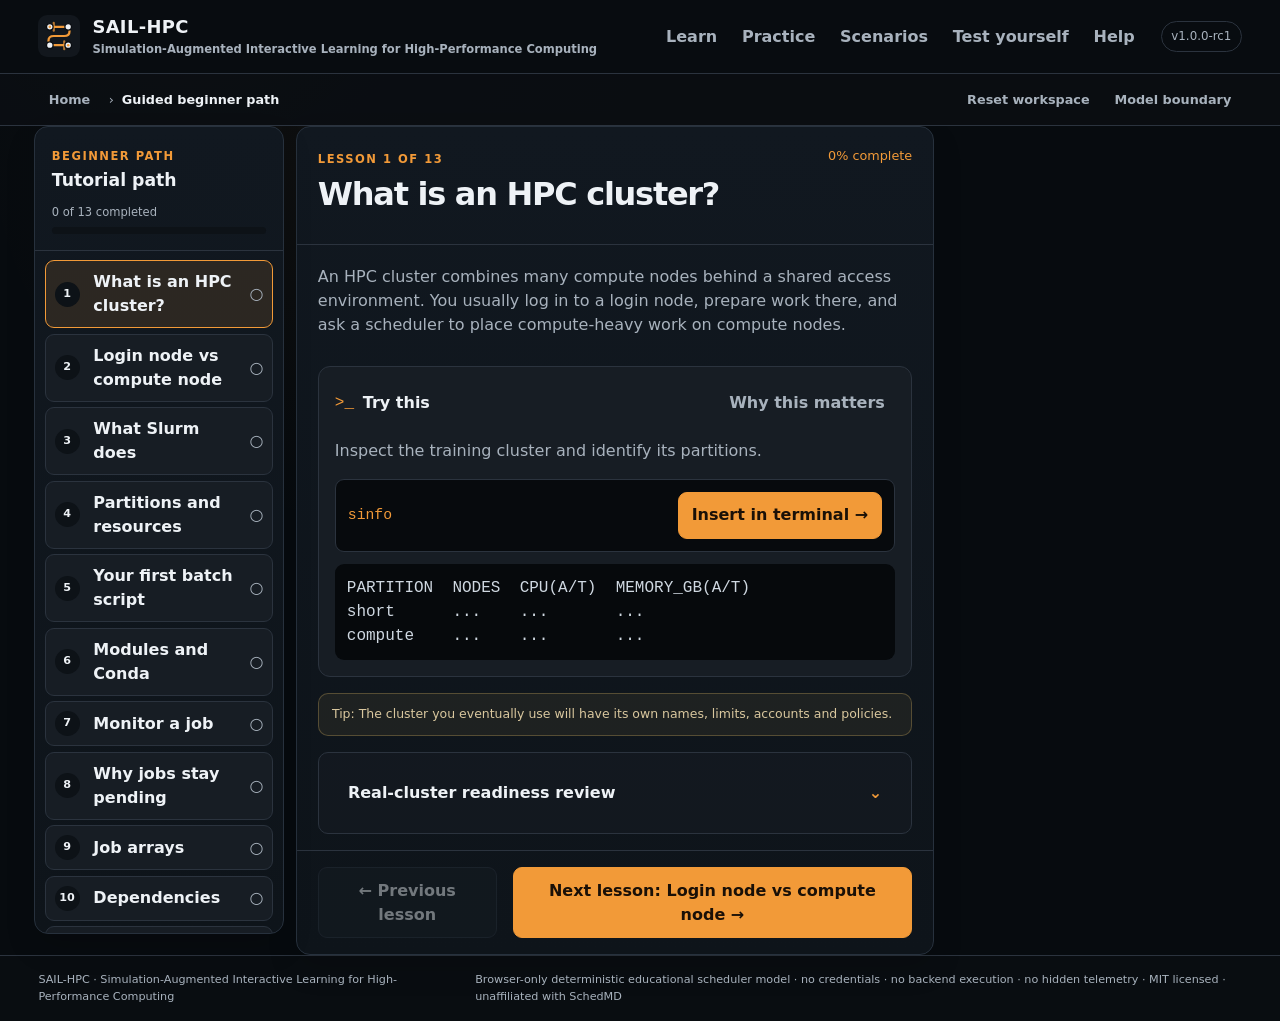
<file: sail-hpc-next/index.html>
<!doctype html>
<html lang="en">
<head>
  <meta charset="utf-8">
  <meta name="viewport" content="width=device-width,initial-scale=1">
  <meta name="theme-color" content="#0b0e12">
  <title>SAIL-HPC Next</title>
  <style>html,body{margin:0;min-height:100%;background:#070b0f;color:#eef2f6;font-family:Arial,Helvetica,sans-serif}main{min-height:100vh;display:grid;place-items:center}.load{max-width:680px;padding:40px;text-align:center}.load strong{font-size:30px}.load p{color:#a8b2bd;line-height:1.6}</style>
</head>
<body>
<main><div class="load"><strong>SAIL-HPC</strong><p>Loading the new integrated Slurm learning workspace…</p></div></main>
<script>
(async()=>{
  const token='depth8-next-20260828';
  try{
    const r=await fetch('/sail-hpc/index.html?cb='+Date.now(),{cache:'no-store'});
    if(!r.ok)throw new Error('source');
    let h=await r.text();
    h=h.replace('<head>','<head><base href="/sail-hpc/"><link rel="stylesheet" href="/sail-hpc/assets/css/workspace-depth8.css?v='+token+'">');
    h=h.replace(/\s*<script type="module" src="src\/ui\/learning-depth\.js[^>]*><\/script>/,'');
    h=h.replace('src/ui/certificate-final.js?v=depth6-20260828','src/ui/certificate-final.js?v=depth7-20260828');
    h=h.replace('</body>','<script type="module" src="/sail-hpc/src/ui/workspace-depth8.js?v='+token+'"><\/script><script>setTimeout(()=>{location.hash=\'#/learn\'},300)<\/script></body>');
    document.open();document.write(h);document.close();
  }catch(e){
    document.body.innerHTML='<main><div class="load"><strong>SAIL-HPC could not load.</strong><p>This deployment did not initialize correctly.</p></div></main>';
  }
})();
</script>
</body>
</html>
</file>
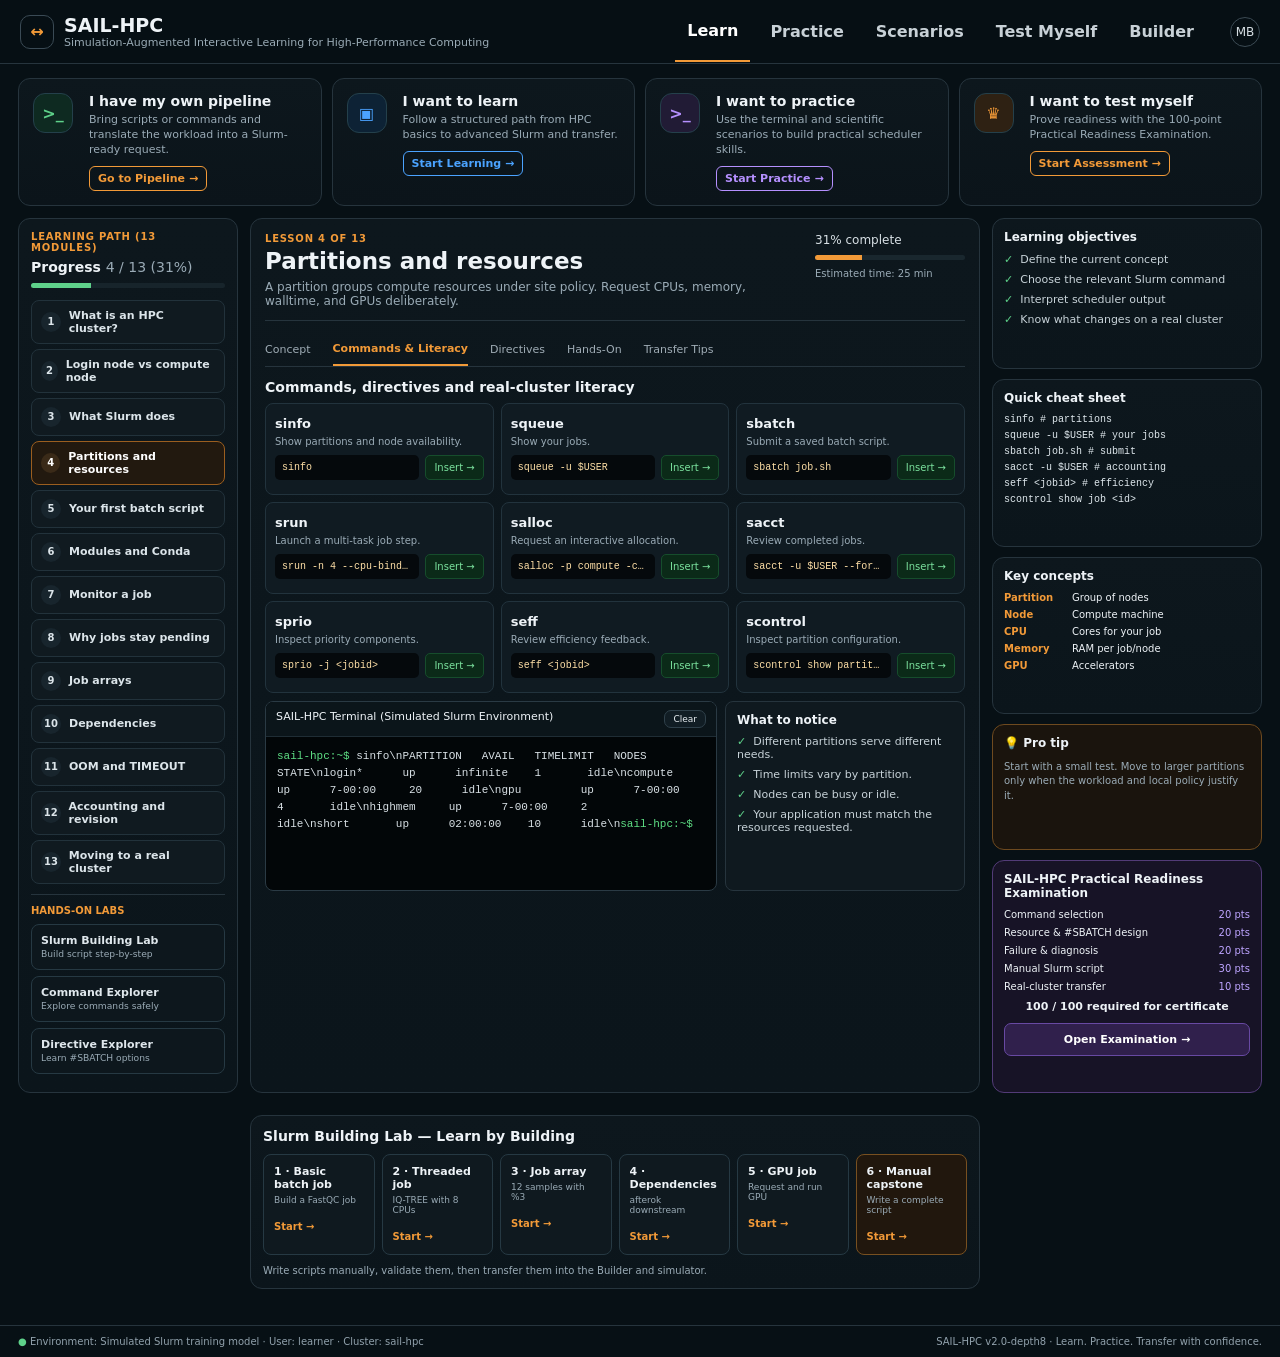
<file: sail-hpc-v2/index.html>
<!doctype html>
<html lang="en">
<head>
<meta charset="utf-8">
<meta name="viewport" content="width=device-width,initial-scale=1">
<meta name="theme-color" content="#071015">
<title>SAIL-HPC v2 · Integrated Slurm Learning</title>
<style>
:root{--bg:#071015;--panel:#0d171d;--panel2:#101c23;--line:#26343d;--text:#eef3f7;--muted:#9aabb6;--orange:#f29a38;--green:#5ed18a;--blue:#4ba3ff;--purple:#9c6dff;--red:#ff7c7c}*{box-sizing:border-box}html,body{margin:0;background:var(--bg);color:var(--text);font-family:Inter,ui-sans-serif,system-ui,-apple-system,Segoe UI,Arial,sans-serif}button,input,textarea,select{font:inherit}button{cursor:pointer}.topbar{height:64px;border-bottom:1px solid var(--line);display:flex;align-items:center;gap:24px;padding:0 20px;position:sticky;top:0;background:#071015f2;backdrop-filter:blur(12px);z-index:20}.brand{display:flex;align-items:center;gap:10px;min-width:360px}.mark{width:34px;height:34px;border:1px solid #3a4a55;border-radius:10px;display:grid;place-items:center;color:var(--orange);font-weight:800}.brand strong{font-size:19px}.brand small{display:block;color:var(--muted);font-size:11px}.nav{margin-left:auto;display:flex;gap:8px;align-items:center}.nav button{border:0;background:transparent;color:#c8d1d7;padding:20px 12px;font-weight:700}.nav button.active{color:white;border-bottom:2px solid var(--orange)}.avatar{width:30px;height:30px;border:1px solid #3b4a54;border-radius:50%;display:grid;place-items:center;color:#d5dde2;font-size:12px}.page{padding:14px 18px 24px}.pathways{max-width:1340px;margin:0 auto 12px;display:grid;grid-template-columns:repeat(4,1fr);gap:10px}.path{border:1px solid var(--line);background:linear-gradient(180deg,#0d171d,#0b141a);border-radius:12px;padding:14px;display:grid;grid-template-columns:44px 1fr;gap:12px;min-height:96px}.path .ico{width:40px;height:40px;border-radius:12px;border:1px solid #24404b;display:grid;place-items:center;font-weight:900}.path.green .ico{color:var(--green);background:#0e2a21}.path.blue .ico{color:var(--blue);background:#0d2235}.path.purple .ico{color:#b590ff;background:#211b35}.path.orange .ico{color:var(--orange);background:#2e2113}.path h3{font-size:14px;margin:0 0 4px}.path p{font-size:11px;color:var(--muted);margin:0 0 8px;line-height:1.35}.mini{border:1px solid currentColor;background:transparent;color:var(--orange);border-radius:6px;padding:5px 8px;font-weight:800;font-size:11px}.workspace{max-width:1500px;margin:0 auto;display:grid;grid-template-columns:220px minmax(0,1fr) 270px;gap:12px}.card{border:1px solid var(--line);background:linear-gradient(180deg,var(--panel),#0b151b);border-radius:12px}.sidebar{padding:12px}.eyebrow{font-size:10px;color:var(--orange);font-weight:900;text-transform:uppercase;letter-spacing:.08em}.progress{margin:8px 0 12px;height:5px;border-radius:999px;background:#17242b;overflow:hidden}.progress>span{display:block;height:100%;width:31%;background:var(--green)}.lesson-list{display:grid;gap:5px}.lesson-btn{width:100%;border:1px solid #22323b;background:#101a20;color:#dce5ea;border-radius:8px;padding:8px 9px;text-align:left;font-size:11px;font-weight:700;display:flex;gap:8px;align-items:center}.lesson-btn span{width:20px;height:20px;border-radius:50%;background:#18252d;display:grid;place-items:center;font-size:10px}.lesson-btn.active{border-color:#9b5e1f;background:#22190f;color:#fff}.lesson-btn.active span{background:#3a2a18}.side-tools{margin-top:10px;border-top:1px solid var(--line);padding-top:10px}.side-tools h4{font-size:10px;color:var(--orange);text-transform:uppercase;margin:0 0 8px}.tool-btn{width:100%;border:1px solid #263943;background:#0d171d;color:#dfe7ec;border-radius:8px;padding:9px;text-align:left;font-size:11px;margin-bottom:6px}.tool-btn strong{display:block}.tool-btn small{color:var(--muted)}.main{padding:14px}.lesson-head{display:flex;justify-content:space-between;gap:12px;border-bottom:1px solid var(--line);padding-bottom:12px}.lesson-head h1{font-size:23px;margin:4px 0 6px}.lesson-head p{font-size:12px;color:var(--muted);max-width:780px;margin:0}.complete{font-size:12px;color:#d8e0e5}.meter{width:150px;height:5px;background:#19272e;border-radius:999px;margin-top:8px;overflow:hidden}.meter span{display:block;width:31%;height:100%;background:var(--orange)}.tabs{display:flex;gap:22px;border-bottom:1px solid var(--line);margin-top:12px}.tabs button{border:0;background:transparent;color:#9facb5;padding:9px 0;font-size:11px}.tabs button.active{color:var(--orange);border-bottom:2px solid var(--orange);font-weight:800}.section-title{font-size:14px;margin:12px 0 8px}.command-grid{display:grid;grid-template-columns:repeat(3,1fr);gap:7px}.command{border:1px solid #22333d;background:#101b22;border-radius:8px;padding:9px;min-height:92px}.command strong{font-size:13px}.command p{font-size:10px;color:var(--muted);margin:4px 0 8px}.cmdrow{display:grid;grid-template-columns:1fr auto;gap:6px}.cmdrow code{background:#05090c;border-radius:5px;color:#ffe0a7;padding:7px;font-size:10px;white-space:nowrap;overflow:hidden;text-overflow:ellipsis}.insert{border:1px solid #164d2c;background:#0b2a18;color:#7be29e;border-radius:5px;font-size:10px;padding:5px 8px}.terminal-row{display:grid;grid-template-columns:minmax(0,1.7fr) minmax(240px,.9fr);gap:8px;margin-top:8px}.terminal{border:1px solid #2a3a44;border-radius:8px;background:#020608;min-height:190px;overflow:hidden}.term-head{padding:8px 10px;background:#0b151a;border-bottom:1px solid #1f2d35;font-size:11px;display:flex;justify-content:space-between}.term-body{padding:11px;font:11px/1.55 ui-monospace,SFMono-Regular,Consolas,monospace;color:#d9e1e6;white-space:pre-wrap}.prompt{color:#5fe085}.notice{border:1px solid var(--line);border-radius:8px;padding:11px;background:#0f191f}.notice h4{margin:0 0 8px;font-size:12px}.check{font-size:11px;color:#c7d2d8;margin:7px 0}.check:before{content:'✓';color:var(--green);margin-right:7px}.right{display:grid;gap:10px}.right .card{padding:11px}.right h3{margin:0 0 9px;font-size:12px}.right p,.right li{font-size:10px;color:var(--muted);line-height:1.45}.right ul{padding-left:17px;margin:0}.cheat code{display:block;font-size:10px;color:#dfe8ed;margin:5px 0}.concepts div{display:flex;gap:6px;font-size:10px;margin:6px 0}.concepts strong{color:var(--orange);min-width:62px}.protip{border-color:#6e4a1f!important;background:#1a140d!important}.exam-card{border-color:#523b77!important;background:#171326!important}.scoreline{display:flex;justify-content:space-between;font-size:10px;margin:7px 0}.scoreline span:last-child{color:#bda4ff}.exam-open{width:100%;margin-top:10px;border:1px solid #6849a3;background:#30204c;color:#fff;padding:9px;border-radius:7px;font-weight:800;font-size:11px}.labs{grid-column:2/3;margin-top:10px;padding:12px}.labcards{display:grid;grid-template-columns:repeat(6,1fr);gap:7px}.labcard{border:1px solid #263943;background:#0f191f;border-radius:8px;padding:10px;min-height:92px}.labcard.cap{border-color:#785020;background:#21170d}.labcard strong{display:block;font-size:11px;margin-bottom:4px}.labcard small{display:block;color:var(--muted);font-size:9px;margin-bottom:10px}.labcard button{border:0;background:transparent;color:var(--orange);font-weight:800;font-size:10px;padding:0}.footer{margin-top:12px;border-top:1px solid var(--line);padding:10px 18px;color:#91a1ac;font-size:10px;display:flex;justify-content:space-between}.dot{color:var(--green)}dialog{border:1px solid #31434e;background:#0c151b;color:white;border-radius:12px;width:min(920px,92vw);padding:0}.dlg-head{padding:14px 16px;border-bottom:1px solid var(--line);display:flex;justify-content:space-between}.dlg-body{padding:14px}.editor{width:100%;min-height:300px;background:#030709;border:1px solid #263842;border-radius:8px;color:#eaf0f3;padding:12px;font:12px/1.5 ui-monospace,monospace}.dlg-actions{display:flex;gap:8px;margin-top:10px}.primary{background:var(--orange);border:0;color:#111;padding:9px 13px;border-radius:7px;font-weight:900}.secondary{background:#111d24;border:1px solid #30414b;color:#e8eef2;padding:9px 13px;border-radius:7px}.rubric{margin-top:10px;display:grid;grid-template-columns:repeat(2,1fr);gap:6px}.rubric span{font-size:10px;border:1px solid #263842;border-radius:6px;padding:7px;color:#cdd7dc}.rubric span.pass{border-color:#1d6b3c;color:#7be29e}.exam-q{border-top:1px solid var(--line);padding:10px 0}.exam-q strong{font-size:11px}.exam-q label{display:block;font-size:10px;color:#c2cdd3;margin:5px 0}.exam-script{width:100%;min-height:180px;background:#030709;border:1px solid #263842;border-radius:8px;color:#eaf0f3;padding:10px;font:11px/1.5 ui-monospace,monospace}.exam-score{font-size:28px;font-weight:900;color:var(--orange)}@media(max-width:1150px){.workspace{grid-template-columns:210px 1fr}.right{grid-column:1/-1;grid-template-columns:repeat(3,1fr)}.labs{grid-column:1/-1}.command-grid{grid-template-columns:repeat(2,1fr)}.pathways{grid-template-columns:repeat(2,1fr)}}@media(max-width:760px){.brand{min-width:0}.brand small{display:none}.nav button:nth-child(n+4){display:none}.pathways{grid-template-columns:1fr}.workspace{grid-template-columns:1fr}.sidebar,.right{grid-column:1}.command-grid,.terminal-row,.labcards{grid-template-columns:1fr}.right{display:grid;grid-template-columns:1fr}.labs{grid-column:1}.complete{display:none}}
</style>
</head>
<body>
<header class="topbar"><div class="brand"><div class="mark">↔</div><div><strong>SAIL-HPC</strong><small>Simulation-Augmented Interactive Learning for High-Performance Computing</small></div></div><nav class="nav"><button class="active">Learn</button><button onclick="scrollToId('terminal')">Practice</button><button onclick="scrollToId('labs')">Scenarios</button><button onclick="openExam()">Test Myself</button><button onclick="openLab(0)">Builder</button></nav><div class="avatar">MB</div></header>
<div class="page">
<section class="pathways">
<article class="path green"><div class="ico">&gt;_</div><div><h3>I have my own pipeline</h3><p>Bring scripts or commands and translate the workload into a Slurm-ready request.</p><button class="mini" onclick="openLab(0)">Go to Pipeline →</button></div></article>
<article class="path blue"><div class="ico">▣</div><div><h3>I want to learn</h3><p>Follow a structured path from HPC basics to advanced Slurm and transfer.</p><button class="mini" style="color:var(--blue)" onclick="selectLesson(0)">Start Learning →</button></div></article>
<article class="path purple"><div class="ico">&gt;_</div><div><h3>I want to practice</h3><p>Use the terminal and scientific scenarios to build practical scheduler skills.</p><button class="mini" style="color:#b590ff" onclick="scrollToId('terminal')">Start Practice →</button></div></article>
<article class="path orange"><div class="ico">♛</div><div><h3>I want to test myself</h3><p>Prove readiness with the 100-point Practical Readiness Examination.</p><button class="mini" onclick="openExam()">Start Assessment →</button></div></article>
</section>
<div class="workspace">
<aside class="card sidebar"><div class="eyebrow">Learning path (13 modules)</div><h3 style="margin:6px 0 2px;font-size:14px">Progress <span id="progressText" style="color:var(--muted);font-weight:500">4 / 13 (31%)</span></h3><div class="progress"><span></span></div><div id="lessonList" class="lesson-list"></div><div class="side-tools"><h4>Hands-on labs</h4><button class="tool-btn" onclick="openLab(0)"><strong>Slurm Building Lab</strong><small>Build script step-by-step</small></button><button class="tool-btn" onclick="scrollToId('terminal')"><strong>Command Explorer</strong><small>Explore commands safely</small></button><button class="tool-btn" onclick="openDirectives()"><strong>Directive Explorer</strong><small>Learn #SBATCH options</small></button></div></aside>
<main class="card main"><div class="lesson-head"><div><div class="eyebrow" id="lessonKicker">Lesson 4 of 13</div><h1 id="lessonTitle">Partitions and resources</h1><p id="lessonSummary"></p></div><div class="complete"><span id="completeText">31% complete</span><div class="meter"><span></span></div><div style="font-size:10px;color:var(--muted);margin-top:8px">Estimated time: 25 min</div></div></div><div class="tabs"><button>Concept</button><button class="active">Commands & Literacy</button><button>Directives</button><button>Hands-On</button><button>Transfer Tips</button></div><h2 class="section-title">Commands, directives and real-cluster literacy</h2><div id="commandGrid" class="command-grid"></div><div class="terminal-row"><section class="terminal" id="terminal"><div class="term-head"><span>SAIL-HPC Terminal (Simulated Slurm Environment)</span><button class="secondary" style="padding:3px 8px;font-size:9px" onclick="clearTerminal()">Clear</button></div><div class="term-body" id="terminalBody"><span class="prompt">sail-hpc:~$</span> sinfo\nPARTITION   AVAIL   TIMELIMIT   NODES   STATE\nlogin*      up      infinite    1       idle\ncompute     up      7-00:00     20      idle\ngpu         up      7-00:00     4       idle\nhighmem     up      7-00:00     2       idle\nshort       up      02:00:00    10      idle\n<span class="prompt">sail-hpc:~$</span> </div></section><aside class="notice"><h4>What to notice</h4><div class="check">Different partitions serve different needs.</div><div class="check">Time limits vary by partition.</div><div class="check">Nodes can be busy or idle.</div><div class="check">Your application must match the resources requested.</div></aside></div></main>
<aside class="right"><section class="card"><h3>Learning objectives</h3><div class="check">Define the current concept</div><div class="check">Choose the relevant Slurm command</div><div class="check">Interpret scheduler output</div><div class="check">Know what changes on a real cluster</div></section><section class="card cheat"><h3>Quick cheat sheet</h3><code>sinfo # partitions</code><code>squeue -u $USER # your jobs</code><code>sbatch job.sh # submit</code><code>sacct -u $USER # accounting</code><code>seff &lt;jobid&gt; # efficiency</code><code>scontrol show job &lt;id&gt;</code></section><section class="card concepts"><h3>Key concepts</h3><div><strong>Partition</strong><span>Group of nodes</span></div><div><strong>Node</strong><span>Compute machine</span></div><div><strong>CPU</strong><span>Cores for your job</span></div><div><strong>Memory</strong><span>RAM per job/node</span></div><div><strong>GPU</strong><span>Accelerators</span></div></section><section class="card protip"><h3>💡 Pro tip</h3><p>Start with a small test. Move to larger partitions only when the workload and local policy justify it.</p></section><section class="card exam-card"><h3>SAIL-HPC Practical Readiness Examination</h3><div class="scoreline"><span>Command selection</span><span>20 pts</span></div><div class="scoreline"><span>Resource & #SBATCH design</span><span>20 pts</span></div><div class="scoreline"><span>Failure & diagnosis</span><span>20 pts</span></div><div class="scoreline"><span>Manual Slurm script</span><span>30 pts</span></div><div class="scoreline"><span>Real-cluster transfer</span><span>10 pts</span></div><div style="font-size:11px;text-align:center;margin-top:8px"><strong>100 / 100 required for certificate</strong></div><button class="exam-open" onclick="openExam()">Open Examination →</button></section></aside>
<section class="card labs" id="labs"><h3 style="font-size:14px;margin:0 0 10px">Slurm Building Lab — Learn by Building</h3><div id="labCards" class="labcards"></div><p style="font-size:10px;color:var(--muted);margin:10px 0 0">Write scripts manually, validate them, then transfer them into the Builder and simulator.</p></section>
</div>
</div>
<footer class="footer"><span><span class="dot">●</span> Environment: Simulated Slurm training model · User: learner · Cluster: sail-hpc</span><span>SAIL-HPC v2.0-depth8 · Learn. Practice. Transfer with confidence.</span></footer>
<dialog id="labDialog"><div class="dlg-head"><div><div class="eyebrow">Hands-on practical</div><strong id="labTitle">Slurm Building Lab</strong></div><button class="secondary" onclick="labDialog.close()">Close</button></div><div class="dlg-body"><p id="labBrief" style="color:var(--muted);font-size:12px"></p><textarea id="labEditor" class="editor" spellcheck="false"></textarea><div class="dlg-actions"><button class="primary" onclick="scoreLab()">Check script</button><button class="secondary" onclick="resetLab()">Reset</button></div><div id="labScore" class="rubric"></div></div></dialog>
<dialog id="examDialog"><div class="dlg-head"><div><div class="eyebrow">Certificate assessment</div><strong>SAIL-HPC Practical Readiness Examination</strong></div><button class="secondary" onclick="examDialog.close()">Close</button></div><div class="dlg-body"><p style="font-size:12px;color:var(--muted)">100 points. Every domain must be correct. Incorrect answers are not revealed; return to Learn, Practice, or the Building Lab and retake.</p><div id="examQuestions"></div><h3 style="font-size:13px">Manual Slurm script capstone — 30 points</h3><p style="font-size:11px;color:var(--muted)">Write an IQ-TREE job for compute, 8 CPUs, 16 GB memory, 2 hours, separate stdout/stderr logs, module loading, and threads tied to $SLURM_CPUS_PER_TASK.</p><textarea id="examScript" class="exam-script" spellcheck="false" placeholder="#!/bin/bash\n# write the complete script here..."></textarea><div class="dlg-actions"><button class="primary" onclick="submitExam()">Submit examination</button><button class="secondary" onclick="resetExam()">Reset</button><div class="exam-score" id="examScore">0/100</div></div><p id="examFeedback" style="font-size:11px;color:var(--muted)">Certificate locked until 100/100.</p></div></dialog>
<script>
const lessons=[
['What is an HPC cluster?','Understand nodes, partitions, login/compute separation, and the shared cluster environment.',[['sinfo','Show partitions and node availability.'],['scontrol show partition','Inspect partition configuration.'],['scontrol show node <node>','Inspect a compute node.'],['hostname','Confirm the current host.'],['pwd && ls','Orient in the filesystem.'],['df -h .','Inspect storage capacity.']]],
['Login node vs compute node','Learn what belongs on the login node and what should be scheduled.',[['squeue -u $USER','Inspect your active jobs.'],['salloc','Request an interactive allocation.'],['srun --pty bash','Open an interactive compute shell.'],['srun <program>','Launch a Slurm job step.'],['top / htop','Inspect processes when permitted.'],['exit','Leave the allocation cleanly.']]],
['What Slurm does','Separate resource allocation, job state, scheduling, and the scientific application itself.',[['sbatch job.sh','Submit a batch script.'],['srun <program>','Launch a job step.'],['salloc','Request interactive resources.'],['squeue','Inspect queued/running jobs.'],['sacct','Inspect completed accounting.'],['scontrol show job <id>','Inspect one job in detail.']]],
['Partitions and resources','A partition groups compute resources under site policy. Request CPUs, memory, walltime, and GPUs deliberately.',[['sinfo','Show partitions and node availability.'],['squeue -u $USER','Show your jobs.'],['sbatch job.sh','Submit a saved batch script.'],['srun -n 4 --cpu-bind=cores myprog','Launch a multi-task job step.'],['salloc -p compute -c 4 --mem=8G','Request an interactive allocation.'],['sacct -u $USER --format=JobID,State,Elapsed','Review completed jobs.'],['sprio -j <jobid>','Inspect priority components.'],['seff <jobid>','Review efficiency feedback.'],['scontrol show partition compute','Inspect partition configuration.']]],
['Your first batch script','Build a complete script with shebang, #SBATCH directives, logs, environment, and command.',[['#!/bin/bash','Choose the interpreter.'],['#SBATCH --job-name=my_job','Set a useful job name.'],['#SBATCH --cpus-per-task=4','Request threaded CPUs.'],['#SBATCH --mem=8G','Request memory.'],['#SBATCH --time=01:00:00','Set walltime.'],['#SBATCH --output=logs/%x-%j.out','Capture stdout.'],['#SBATCH --error=logs/%x-%j.err','Capture stderr.'],['sbatch job.sh','Submit the job.']]],
['Modules and Conda','Make software environments explicit and reproducible.',[['module avail','List available modules.'],['module spider <software>','Search module trees.'],['module load <software>','Load site software.'],['module list','Show loaded modules.'],['module purge','Clear modules.'],['conda activate <env>','Activate Conda.'],['which <program>','Verify executable path.'],['<program> --version','Record version.']]],
['Monitor a job','Use scheduler state, logs, and resource data rather than guessing.',[['squeue -u $USER','See active jobs.'],['scontrol show job <id>','Inspect one job.'],['sstat -j <id>.batch','Inspect live step resources.'],['tail -f logs/job.out','Follow stdout.'],['less logs/job.err','Inspect stderr.'],['sacct -j <id>','Inspect terminal state.']]],
['Why jobs stay pending','Read pending reasons before modifying the request.',[['squeue','Read state and reason.'],['scontrol show job <id>','Inspect details.'],['sprio -j <id>','Inspect priority.'],['sshare','Inspect fair-share where allowed.'],['scontrol hold <id>','Hold a job.'],['scontrol release <id>','Release it.']]],
['Job arrays','Use arrays for many similar independent tasks and control concurrency.',[['#SBATCH --array=1-12%3','Create 12 tasks, max 3 concurrent.'],['$SLURM_ARRAY_TASK_ID','Use task index.'],['%A_%a','Use array IDs in logs.'],['squeue','Observe task states.'],['scancel <id>','Cancel work.'],['sacct -j <arrayid>','Inspect accounting.']]],
['Dependencies','Express workflow order with scheduler dependencies.',[['--dependency=afterok:<id>','Run after success.'],['--dependency=afterany:<id>','Run after termination.'],['--dependency=afternotok:<id>','Run after failure.'],['sbatch --dependency=afterok:$jid next.sh','Submit downstream stage.'],['scontrol show job <id>','Inspect dependency state.'],['squeue','Observe waiting jobs.']]],
['OOM and TIMEOUT','Diagnose evidence before changing resources.',[['sacct','Inspect terminal state.'],['seff <id>','Inspect efficiency.'],['scontrol show job <id>','Inspect request.'],['grep -i -E "oom|killed" logs/*.err','Search memory evidence.'],['tail -n 100 logs/job.err','Read recent errors.'],['sstat -j <id>.batch','Inspect live statistics.']]],
['Accounting and revision','Use post-run evidence to right-size future requests.',[['sacct','Inspect accounting.'],['seff <id>','Review CPU/memory efficiency.'],['sacct -j <id> --format=JobID,State,Elapsed,AllocCPUS,MaxRSS','Select useful columns.'],['sreport','Know site reports may exist.'],['du -sh <path>','Check storage use.'],['quota','Inspect quota where supported.']]],
['Moving to a real cluster','Transfer means verifying site-specific partitions, accounts, modules, paths, and policy.',[['sinfo','Recheck real partition names.'],['sacctmgr show assoc user=$USER','Inspect account/QOS where permitted.'],['module avail','Recheck module names.'],['pwd && df -h .','Verify filesystem context.'],['which <program> && <program> --version','Verify executable/version.'],['sbatch --test-only job.sh','Validate where supported.'],['sbatch job.sh','Submit a small first test.']]]
];
const labs=[
{title:'Basic batch job',sub:'Build a FastQC job',brief:'Create a short-partition FastQC job with 2 CPUs, 4 GB memory, 20 minutes, and explicit logs.',starter:'#\!/bin/bash\n#SBATCH --job-name=fastqc_one\n#SBATCH --partition=short\n#SBATCH --cpus-per-task=2\n#SBATCH --mem=4G\n#SBATCH --time=00:20:00\n#SBATCH --output=logs/%x-%j.out\n#SBATCH --error=logs/%x-%j.err\n\nmodule load FastQC\nmkdir -p logs\nfastqc reads/sample_A_R1.fastq.gz reads/sample_A_R2.fastq.gz',checks:[['--partition=short','short partition'],['--cpus-per-task=2','2 CPUs'],['--mem=4G','4 GB memory'],['--time=00:20:00','20-minute walltime'],['module load FastQC','FastQC environment'],['fastqc ','FastQC command']]},
{title:'Threaded job',sub:'IQ-TREE with 8 CPUs',brief:'Make the application actually use the CPUs requested from Slurm.',starter:'#\!/bin/bash\n#SBATCH --job-name=phylogeny\n#SBATCH --partition=compute\n#SBATCH --cpus-per-task=8\n#SBATCH --mem=16G\n#SBATCH --time=02:00:00\n#SBATCH --output=logs/%x-%j.out\n#SBATCH --error=logs/%x-%j.err\n\nmodule load IQ-TREE\niqtree2 -s alignment.fasta -T "$SLURM_CPUS_PER_TASK"',checks:[['--partition=compute','compute partition'],['--cpus-per-task=8','8 CPUs'],['--mem=16G','16 GB'],['--time=02:00:00','2 hours'],['iqtree','IQ-TREE'],['SLURM_CPUS_PER_TASK','threads tied to allocation']]},
{title:'Job array',sub:'12 samples with %3',brief:'Create 12 tasks with a concurrency cap of three.',starter:'#\!/bin/bash\n#SBATCH --job-name=qc_array\n#SBATCH --partition=short\n#SBATCH --array=1-12%3\n#SBATCH --cpus-per-task=2\n#SBATCH --mem=4G\n#SBATCH --time=00:30:00\n#SBATCH --output=logs/%A_%a.out\n\nmodule load FastQC\nfastqc "reads/sample_${SLURM_ARRAY_TASK_ID}.fastq.gz"',checks:[['--array=1-12%3','array + concurrency'],['SLURM_ARRAY_TASK_ID','task index'],['%A_%a','array-safe logs']]},
{title:'Dependencies',sub:'afterok downstream',brief:'Create a downstream stage that waits for successful upstream completion.',starter:'#\!/bin/bash\n#SBATCH --job-name=summarize\n#SBATCH --partition=short\n#SBATCH --dependency=afterok:73001\n#SBATCH --cpus-per-task=1\n#SBATCH --mem=4G\n#SBATCH --time=00:30:00\n\nmodule load R\nRscript summarize.R results/ summary.tsv',checks:[['afterok:73001','afterok dependency'],['Rscript','downstream command']]},
{title:'GPU job',sub:'Request and run GPU',brief:'Request one GPU and configure a GPU-aware scientific command.',starter:'#\!/bin/bash\n#SBATCH --job-name=gpu_train\n#SBATCH --partition=gpu\n#SBATCH --gres=gpu:1\n#SBATCH --cpus-per-task=4\n#SBATCH --mem=16G\n#SBATCH --time=01:00:00\n\nmodule load CUDA\npython3 train.py --device cuda',checks:[['--partition=gpu','gpu partition'],['--gres=gpu:1','1 GPU'],['--device cuda','GPU-aware command']]},
{title:'Manual capstone',sub:'Write a complete script',brief:'Independent: compute partition, 8 CPUs, 16 GB, 2 hours, separate logs, IQ-TREE, and threads tied to Slurm allocation.',starter:'#\!/bin/bash\n\n# Write the complete script yourself.\n',checks:[['--partition=compute','compute'],['--cpus-per-task=8','8 CPUs'],['--mem=16G','16 GB'],['--time=02:00:00','2 hours'],['--output','stdout'],['--error','stderr'],['module load IQ-TREE','environment'],['alignment.fasta','input alignment'],['SLURM_CPUS_PER_TASK','threads tied to allocation']]}
];
const examQs=[
['Which command shows partitions and node availability?',['sinfo','sacct','scancel','module load'],'sinfo',4],['Which command shows pending/running jobs?',['squeue','sreport','pwd','hostname'],'squeue',4],['Which command submits a batch script?',['sbatch job.sh','sacct job.sh','sprio job.sh','sinfo job.sh'],'sbatch job.sh',4],['Which command requests an interactive allocation?',['salloc','scancel','seff','sreport'],'salloc',4],['Which command launches job steps?',['srun','sacct','sinfo','sshare'],'srun',4],
['A single program uses 8 threads. Best resource model?',['--cpus-per-task=8 with one task','--ntasks=8','--nodes=8','--array=1-8'],'--cpus-per-task=8 with one task',4],['Which requests 16 GB total memory?',['--mem=16G','--mem-per-cpu=16G','--cpus-per-task=16','--time=16:00:00'],'--mem=16G',4],['Which sets a two-hour walltime?',['--time=02:00:00','--mem=2G','--nodes=2','--array=2'],'--time=02:00:00',4],['Which array makes 12 tasks with max 3 concurrent?',['--array=1-12%3','--array=3-12','--cpus-per-task=12','--ntasks=3'],'--array=1-12%3',4],['Stage B only after Stage A succeeds?',['afterok','afterany','afternotok','singleton'],'afterok',4],
['OUT_OF_MEMORY: what should you inspect first?',['Memory request and application memory behavior','Add GPUs','Increase array size','Change job name'],'Memory request and application memory behavior',5],['TIMEOUT with low memory use: best next step?',['Review runtime, walltime and application performance','Double memory automatically','Request GPU','Resubmit unchanged'],'Review runtime, walltime and application performance',5],['PENDING Reason=Dependency: first check?',['Upstream state and dependency expression','Node hostname','Permissions only','GPU model'],'Upstream state and dependency expression',5],['8 CPUs requested but app uses one: key issue?',['Slurm allocation does not automatically make the application multithreaded','Memory too low','GPU required','Arrays required'],'Slurm allocation does not automatically make the application multithreaded',5],
['Before transfer, what must be rechecked?',['Partition names and limits','Theme color','Certificate ID','Viewport'],'Partition names and limits',4],['What site association may be required?',['Account/QOS','HTML theme','Tutorial number','SVG size'],'Account/QOS',4],['Before module load Tool, verify?',['Actual site module name/version','Browser support','GitHub avatar','Queue color'],'Actual site module name/version',4],['For I/O paths, check?',['Filesystem, permissions, quota and scratch/project policy','Only extension','Only job name','Nothing'],'Filesystem, permissions, quota and scratch/project policy',4],['Safest first real transfer?',['Small test job after reading local documentation','Largest run immediately','Heavy login-node job','Ignore local policy'],'Small test job after reading local documentation',4]
];
let currentLesson=3,currentLab=0;
const lessonList=document.getElementById('lessonList'),commandGrid=document.getElementById('commandGrid'),terminalBody=document.getElementById('terminalBody');
function renderLessons(){lessonList.innerHTML='';lessons.forEach((l,i)=>{const b=document.createElement('button');b.className='lesson-btn'+(i===currentLesson?' active':'');b.innerHTML='<span>'+(i+1)+'</span>'+l[0];b.onclick=()=>selectLesson(i);lessonList.appendChild(b)})}
function selectLesson(i){currentLesson=i;renderLessons();const l=lessons[i];lessonTitle.textContent=l[0];lessonKicker.textContent='Lesson '+(i+1)+' of 13';lessonSummary.textContent=l[1];renderCommands(l[2]);window.scrollTo({top:0,behavior:'smooth'})}
function renderCommands(cmds){commandGrid.innerHTML='';cmds.forEach(([cmd,desc])=>{const d=document.createElement('article');d.className='command';d.innerHTML='<strong>'+escapeHtml(cmd.split(' ')[0])+'</strong><p>'+escapeHtml(desc)+'</p><div class="cmdrow"><code>'+escapeHtml(cmd)+'</code><button class="insert">Insert →</button></div>';d.querySelector('button').onclick=()=>runCmd(cmd);commandGrid.appendChild(d)})}
function runCmd(cmd){let out='';if(cmd.startsWith('sinfo'))out='PARTITION AVAIL TIMELIMIT NODES STATE\nshort up 02:00:00 10 idle\ncompute up 7-00:00 20 idle\nhighmem up 7-00:00 2 idle\ngpu up 7-00:00 4 idle';else if(cmd.startsWith('squeue'))out='JOBID PARTITION NAME USER ST TIME NODES NODELIST(REASON)\n73001 compute phylogeny learner R 00:12 1 compute-03';else if(cmd.startsWith('sacct'))out='JobID State Elapsed AllocCPUS MaxRSS\n73001 COMPLETED 00:37:12 8 11.8G';else if(cmd.startsWith('seff'))out='CPU Efficiency: 82.4%\nMemory Efficiency: 73.8%';else if(cmd.startsWith('scontrol show job'))out='JobState=RUNNING NumCPUs=8 ReqMem=16G TimeLimit=02:00:00';else if(cmd.startsWith('sprio'))out='JOBID PRIORITY AGE FAIRSHARE JOBSIZE PARTITION\n73001 13452 801 7000 231 5420';else if(cmd.startsWith('salloc'))out='Reference-only: requests an interactive allocation on a real cluster.';else if(cmd.startsWith('srun'))out='Reference-only: launches a task/job step under Slurm.';else out='Reference example: '+cmd+'\nVerify syntax and site policy on your real cluster.';terminalBody.innerHTML+='<span class="prompt">sail-hpc:~$</span> '+escapeHtml(cmd)+'\n'+escapeHtml(out)+'\n<span class="prompt">sail-hpc:~$</span> ';terminalBody.parentElement.scrollTop=terminalBody.parentElement.scrollHeight;scrollToId('terminal')}
function clearTerminal(){terminalBody.innerHTML='<span class="prompt">sail-hpc:~$</span> '}
function scrollToId(id){document.getElementById(id)?.scrollIntoView({behavior:'smooth',block:'center'})}
function renderLabs(){const host=document.getElementById('labCards');host.innerHTML='';labs.forEach((l,i)=>{const d=document.createElement('article');d.className='labcard'+(i===5?' cap':'');d.innerHTML='<strong>'+(i+1)+' · '+l.title+'</strong><small>'+l.sub+'</small><button>Start →</button>';d.querySelector('button').onclick=()=>openLab(i);host.appendChild(d)})}
function openLab(i){currentLab=i;const l=labs[i];labTitle.textContent=l.title;labBrief.textContent=l.brief;labEditor.value=l.starter;labScore.innerHTML='';labDialog.showModal()}
function resetLab(){openLab(currentLab)}
function scoreLab(){const l=labs[currentLab],s=labEditor.value;labScore.innerHTML='';let p=0;l.checks.forEach(([needle,label])=>{const ok=s.toLowerCase().includes(needle.toLowerCase());p+=ok?1:0;const sp=document.createElement('span');sp.className=ok?'pass':'';sp.textContent=(ok?'✓ ':'○ ')+label;labScore.appendChild(sp)});const pct=Math.round(p/l.checks.length*100);const sp=document.createElement('span');sp.className=pct===100?'pass':'';sp.textContent='Score: '+pct+'/100';labScore.appendChild(sp)}
function openExam(){renderExam();examDialog.showModal()}
function renderExam(){const h=document.getElementById('examQuestions');h.innerHTML='';examQs.forEach((q,i)=>{const d=document.createElement('div');d.className='exam-q';d.innerHTML='<strong>'+(i+1)+'. '+escapeHtml(q[0])+'</strong>';q[1].forEach(opt=>{const lab=document.createElement('label');lab.innerHTML='<input type="radio" name="q'+i+'" value="'+escapeAttr(opt)+'"> '+escapeHtml(opt);d.appendChild(lab)});h.appendChild(d)})}
function submitExam(){let score=0;examQs.forEach((q,i)=>{const v=document.querySelector('input[name="q'+i+'"]:checked')?.value;if(v===q[2])score+=q[3]});const s=examScript.value;const checks=['--partition=compute','--cpus-per-task=8','--mem=16G','--time=02:00:00','--output','--error','module load IQ-TREE','alignment.fasta','SLURM_CPUS_PER_TASK','#'];let ok=0;checks.forEach(x=>{if(s.toLowerCase().includes(x.toLowerCase()))ok++});score+=Math.min(30,ok*3);examScore.textContent=score+'/100';examFeedback.textContent=score===100?'100/100 achieved. Certificate of Practice Completion is unlocked.':'Certificate remains locked. Review Learn, Practice, and the Slurm Building Lab, then retake.';examFeedback.style.color=score===100?'var(--green)':'var(--muted)'}
function resetExam(){document.querySelectorAll('#examQuestions input').forEach(x=>x.checked=false);examScript.value='';examScore.textContent='0/100';examFeedback.textContent='Certificate locked until 100/100.'}
function openDirectives(){selectLesson(4);setTimeout(()=>scrollToId('terminal'),50)}
function escapeHtml(s){return String(s).replace(/[&<>]/g,c=>({'&':'&amp;','<':'&lt;','>':'&gt;'}[c]))}function escapeAttr(s){return String(s).replace(/&/g,'&amp;').replace(/"/g,'&quot;')}
renderLessons();renderLabs();selectLesson(3);
</script>
</body>
</html>
</file>
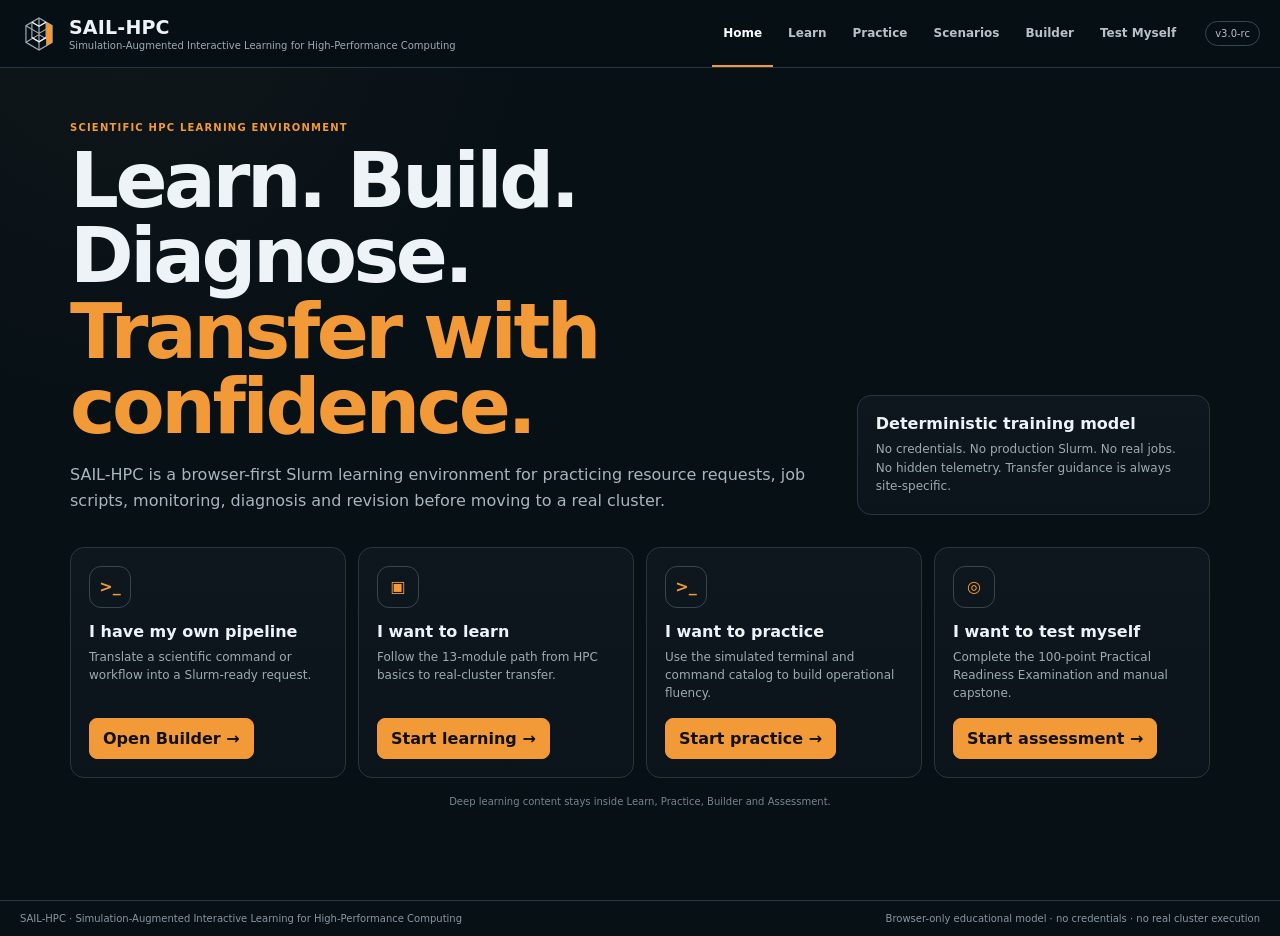
<file: sail-hpc-v3/index.html>
<!doctype html>
<html lang="en">
<head>
<meta charset="utf-8">
<meta name="viewport" content="width=device-width,initial-scale=1">
<meta name="theme-color" content="#071015">
<title>SAIL-HPC v3 · Simulation-Augmented Interactive Learning for HPC</title>
<style>
:root{--bg:#071015;--panel:#0d171d;--panel2:#111c23;--line:#273640;--text:#eef3f7;--muted:#9daab4;--orange:#f29a38;--orange2:#ffad55;--green:#65d38f;--blue:#62a8ff;--purple:#aa82ff;--red:#ff8a8a;--terminal:#020608}*{box-sizing:border-box}html{scroll-behavior:smooth}body{margin:0;background:radial-gradient(circle at 10% 0,#10171b 0,#071015 28%,#071015 100%);color:var(--text);font-family:Inter,ui-sans-serif,system-ui,-apple-system,Segoe UI,Arial,sans-serif}button,input,textarea,select{font:inherit}button{cursor:pointer}.topbar{height:68px;position:sticky;top:0;z-index:50;background:#071015f2;backdrop-filter:blur(12px);border-bottom:1px solid var(--line);display:flex;align-items:center;padding:0 20px;gap:18px}.brand{display:flex;align-items:center;gap:11px;min-width:360px}.brand svg{width:38px;height:38px;flex:0 0 auto}.brand strong{display:block;font-size:19px;letter-spacing:.01em}.brand small{display:block;color:var(--muted);font-size:10px;margin-top:2px}.nav{margin-left:auto;display:flex;gap:4px;align-items:stretch;height:100%}.nav button{border:0;border-bottom:2px solid transparent;background:transparent;color:#b7c1c8;padding:0 11px;font-weight:750;font-size:12px}.nav button:hover{color:#fff}.nav button.active{color:#fff;border-bottom-color:var(--orange)}.version{border:1px solid #354751;color:#b5c0c7;border-radius:999px;padding:6px 9px;font-size:10px}.view{display:none}.view.active{display:block}.shell{max-width:1480px;margin:0 auto;padding:24px 20px 30px}.eyebrow{color:var(--orange);font-size:10px;text-transform:uppercase;letter-spacing:.12em;font-weight:900}.muted{color:var(--muted)}.primary,.secondary,.ghost{border-radius:8px;padding:10px 13px;font-weight:850}.primary{background:var(--orange);border:1px solid var(--orange);color:#111}.primary:hover{background:var(--orange2)}.secondary{background:#111c23;border:1px solid #31434e;color:#e8eef2}.ghost{background:transparent;border:1px solid #31434e;color:#dfe6eb}.card{border:1px solid var(--line);background:linear-gradient(180deg,var(--panel),#0a141a);border-radius:14px}.home{min-height:calc(100vh - 68px);display:grid;align-items:center}.home-inner{max-width:1180px;margin:0 auto;padding:54px 20px}.hero{display:grid;grid-template-columns:minmax(0,1.5fr) minmax(280px,.7fr);gap:30px;align-items:end}.hero h1{font-size:clamp(44px,6vw,78px);line-height:.98;letter-spacing:-.045em;margin:10px 0 18px;max-width:920px}.hero h1 span{color:var(--orange)}.hero p{max-width:760px;color:#a9b5be;font-size:16px;line-height:1.65;margin:0}.boundary{padding:18px}.boundary strong{display:block;margin-bottom:7px}.boundary p{margin:0;color:var(--muted);font-size:12px;line-height:1.55}.route-grid{display:grid;grid-template-columns:repeat(4,1fr);gap:12px;margin-top:32px}.route{padding:18px;min-height:168px;display:flex;flex-direction:column}.route .ico{width:42px;height:42px;border:1px solid #354751;border-radius:12px;display:grid;place-items:center;color:var(--orange);font-weight:900;margin-bottom:14px}.route h2{font-size:16px;margin:0 0 7px}.route p{color:var(--muted);font-size:12px;line-height:1.5;margin:0 0 16px}.route button{margin-top:auto;align-self:flex-start}.home-note{margin-top:18px;color:#758590;font-size:10px;text-align:center}.page-head{display:flex;justify-content:space-between;gap:18px;align-items:flex-end;margin-bottom:16px}.page-head h1{margin:4px 0 5px;font-size:30px}.page-head p{color:var(--muted);margin:0;max-width:760px;font-size:13px;line-height:1.55}.learn-grid{display:grid;grid-template-columns:235px minmax(0,1fr) 285px;gap:12px}.sidebar{padding:14px}.progress-line{height:5px;background:#17242b;border-radius:999px;overflow:hidden;margin:10px 0 14px}.progress-line span{display:block;height:100%;background:var(--green);width:0}.lesson-list{display:grid;gap:5px}.lesson-button{width:100%;display:flex;align-items:center;gap:8px;border:1px solid #22333d;background:#101a20;color:#dbe3e8;border-radius:8px;padding:8px 9px;text-align:left;font-size:11px;font-weight:750}.lesson-button .num{width:21px;height:21px;border-radius:50%;background:#18252d;display:grid;place-items:center;font-size:9px}.lesson-button.active{border-color:#9a5f25;background:#24190e;color:#fff}.lesson-button.active .num{background:#3d2a15}.sidebar-tools{border-top:1px solid var(--line);margin-top:12px;padding-top:12px;display:grid;gap:7px}.sidebar-tools button{text-align:left}.lesson-main{padding:17px}.lesson-title-row{display:flex;justify-content:space-between;gap:16px;border-bottom:1px solid var(--line);padding-bottom:14px}.lesson-title-row h2{font-size:28px;margin:5px 0 7px}.lesson-title-row p{margin:0;color:var(--muted);font-size:13px;line-height:1.55;max-width:760px}.lesson-score{text-align:right;font-size:11px;color:#cbd4da}.mini-meter{width:160px;height:5px;background:#18262d;border-radius:999px;overflow:hidden;margin-top:8px}.mini-meter span{display:block;height:100%;background:var(--orange);width:0}.tabs{display:flex;gap:22px;border-bottom:1px solid var(--line);margin-top:12px;overflow:auto}.tabs button{border:0;background:transparent;color:#98a7b1;padding:10px 0;font-size:11px;white-space:nowrap}.tabs button.active{color:var(--orange);border-bottom:2px solid var(--orange);font-weight:850}.tab-panel{display:none;padding-top:13px}.tab-panel.active{display:block}.concept-box{display:grid;grid-template-columns:1.2fr .8fr;gap:10px}.concept-box .card{padding:14px}.concept-box h3{margin:0 0 7px;font-size:15px}.concept-box p,.concept-box li{font-size:12px;color:var(--muted);line-height:1.55}.command-grid{display:grid;grid-template-columns:repeat(3,1fr);gap:8px}.command-card{border:1px solid #23343e;background:#101b22;border-radius:9px;padding:10px;min-height:110px}.command-card strong{display:block;font-size:13px}.command-card p{font-size:10px;color:var(--muted);min-height:30px}.cmd-row{display:grid;grid-template-columns:1fr auto;gap:6px}.cmd-row code{background:#030709;color:#ffe0a7;border-radius:6px;padding:7px;overflow:hidden;text-overflow:ellipsis;white-space:nowrap;font-size:10px}.cmd-row button{border:1px solid #1d5f36;background:#0c2a1a;color:#80e4a2;border-radius:6px;font-size:10px;padding:5px 8px}.directive-grid{display:grid;grid-template-columns:repeat(2,1fr);gap:9px}.directive{padding:12px}.directive code{display:block;color:#ffd79f;background:#030709;border-radius:6px;padding:8px;margin-bottom:7px}.directive p{margin:0;color:var(--muted);font-size:11px;line-height:1.5}.hands-grid{display:grid;grid-template-columns:repeat(3,1fr);gap:9px}.hands-grid .card{padding:13px}.hands-grid h3{font-size:13px;margin:0 0 5px}.hands-grid p{font-size:11px;color:var(--muted);line-height:1.45}.right-rail{display:grid;gap:10px;align-content:start}.right-rail .card{padding:13px}.right-rail h3{font-size:12px;margin:0 0 9px}.right-rail p,.right-rail li{font-size:10px;color:var(--muted);line-height:1.5}.right-rail ul{margin:0;padding-left:16px}.cheat code{display:block;margin:5px 0;font-size:10px}.concept-row{display:flex;gap:7px;font-size:10px;margin:6px 0}.concept-row strong{color:var(--orange);min-width:64px}.exam-summary{border-color:#56417a!important;background:#171326!important}.score-row{display:flex;justify-content:space-between;font-size:10px;margin:7px 0}.labs-strip{margin-top:12px;padding:13px}.lab-grid{display:grid;grid-template-columns:repeat(6,1fr);gap:8px}.lab-card{border:1px solid #273943;background:#0f191f;border-radius:9px;padding:11px;min-height:105px}.lab-card.cap{border-color:#765020;background:#21170d}.lab-card strong{display:block;font-size:11px}.lab-card small{display:block;color:var(--muted);font-size:9px;margin:5px 0 13px}.lab-card button{border:0;background:transparent;color:var(--orange);padding:0;font-size:10px;font-weight:850}.practice-grid{display:grid;grid-template-columns:minmax(0,1.4fr) minmax(320px,.6fr);gap:12px}.terminal{background:var(--terminal);border:1px solid #2a3a44;border-radius:12px;overflow:hidden}.terminal-head{padding:10px 12px;background:#0b151a;border-bottom:1px solid #1f2d35;display:flex;justify-content:space-between;font-size:11px}.terminal-body{min-height:430px;max-height:520px;overflow:auto;padding:12px;font:12px/1.6 ui-monospace,SFMono-Regular,Consolas,monospace;white-space:pre-wrap}.prompt{color:var(--green)}.terminal-form{display:grid;grid-template-columns:auto 1fr auto;gap:8px;align-items:center;border-top:1px solid #1f2d35;padding:10px 12px;background:#071015}.terminal-form input{width:100%;background:#020608;color:#fff;border:1px solid #2b3a43;border-radius:7px;padding:9px}.command-catalog{padding:14px}.catalog-list{display:grid;gap:7px}.catalog-btn{border:1px solid #263943;background:#0d171d;color:#e8eef2;border-radius:8px;padding:10px;text-align:left}.catalog-btn code{display:block;color:#ffd79f;margin-bottom:3px}.catalog-btn span{font-size:10px;color:var(--muted)}.scenario-grid{display:grid;grid-template-columns:repeat(3,1fr);gap:10px}.scenario{padding:15px}.scenario h3{margin:4px 0 7px;font-size:15px}.scenario p{font-size:11px;color:var(--muted);line-height:1.5}.scenario .meta{font-size:9px;color:#83939e;margin-top:12px}.builder-grid{display:grid;grid-template-columns:1fr 1fr;gap:12px}.builder-form,.script-panel{padding:16px}.fields{display:grid;grid-template-columns:repeat(2,1fr);gap:10px}.fields label{font-size:10px;color:#aeb9c1}.fields input,.fields select,.fields textarea{width:100%;margin-top:5px;background:#081116;color:#eef3f7;border:1px solid #2b3a44;border-radius:8px;padding:10px}.fields textarea{min-height:110px;resize:vertical}.full{grid-column:1/-1}.script{background:#020608;border:1px solid #263740;border-radius:8px;padding:12px;min-height:360px;color:#dce7ed;font:12px/1.6 ui-monospace,SFMono-Regular,Consolas,monospace;white-space:pre-wrap}.assessment-grid{display:grid;grid-template-columns:minmax(0,1fr) 300px;gap:12px}.assessment-main,.score-panel{padding:16px}.question{border-top:1px solid var(--line);padding:13px 0}.question:first-child{border-top:0}.question strong{font-size:12px}.question label{display:block;margin:6px 0;color:#c3cdd4;font-size:11px}.exam-script{width:100%;min-height:220px;background:#020608;border:1px solid #2a3a44;color:#eef3f7;border-radius:8px;padding:11px;font:12px/1.55 ui-monospace,monospace}.big-score{font-size:42px;font-weight:950;color:var(--orange)}.certificate-lock{padding:14px;border:1px solid #3f4f59;border-radius:10px;margin-top:12px}.footer{border-top:1px solid var(--line);padding:12px 20px;color:#8797a2;font-size:10px;display:flex;justify-content:space-between;gap:12px}.dialog{position:fixed;inset:0;background:#0009;display:none;place-items:center;padding:20px;z-index:100}.dialog.active{display:grid}.dialog-card{width:min(920px,96vw);max-height:88vh;overflow:auto;background:#0b151b;border:1px solid #31434e;border-radius:14px;padding:16px}.dialog-card h2{margin:4px 0 10px}.editor{width:100%;min-height:320px;background:#020608;border:1px solid #2a3a44;color:#eef3f7;border-radius:8px;padding:12px;font:12px/1.55 ui-monospace,monospace}.rubric{display:grid;grid-template-columns:repeat(2,1fr);gap:6px;margin-top:10px}.rubric span{border:1px solid #2a3a44;border-radius:6px;padding:7px;font-size:10px}.rubric span.pass{border-color:#1e6b3c;color:#7ee4a0}@media(max-width:1180px){.learn-grid{grid-template-columns:220px 1fr}.right-rail{grid-column:1/-1;grid-template-columns:repeat(3,1fr)}.command-grid{grid-template-columns:repeat(2,1fr)}.lab-grid{grid-template-columns:repeat(3,1fr)}.route-grid{grid-template-columns:repeat(2,1fr)}}@media(max-width:780px){.brand{min-width:0}.brand small{display:none}.nav{overflow-x:auto}.nav button{padding:0 8px}.version{display:none}.hero{grid-template-columns:1fr}.route-grid,.learn-grid,.practice-grid,.builder-grid,.assessment-grid,.concept-box,.fields,.scenario-grid{grid-template-columns:1fr}.right-rail{grid-template-columns:1fr}.command-grid,.directive-grid,.hands-grid,.lab-grid{grid-template-columns:1fr}.full{grid-column:auto}.footer{flex-direction:column}.lesson-score{display:none}}
</style>
</head>
<body>
<header class="topbar">
  <div class="brand" aria-label="SAIL-HPC">
    <svg viewBox="0 0 64 64" role="img" aria-label="SAIL-HPC Original Geometric logo"><g fill="none" stroke="#9faab2" stroke-width="2"><path d="M32 5 54 18v28L32 59 10 46V18Z"/><path d="M32 5v54M10 18l22 13 22-13M10 46l22-13 22 13"/><path d="M20 12v26l12 7 12-7V12"/></g><path d="M44 12 54 18v28L44 52Z" fill="#f29a38"/><path d="M20 12 32 19l12-7M20 38l12 7 12-7" fill="none" stroke="#eef3f7" stroke-width="2"/></svg>
    <div><strong>SAIL-HPC</strong><small>Simulation-Augmented Interactive Learning for High-Performance Computing</small></div>
  </div>
  <nav class="nav" aria-label="Primary navigation">
    <button data-view="home" class="active">Home</button>
    <button data-view="learn">Learn</button>
    <button data-view="practice">Practice</button>
    <button data-view="scenarios">Scenarios</button>
    <button data-view="builder">Builder</button>
    <button data-view="assessment">Test Myself</button>
  </nav>
  <span class="version">v3.0-rc</span>
</header>

<section id="view-home" class="view active home">
  <div class="home-inner">
    <div class="hero">
      <div>
        <div class="eyebrow">Scientific HPC learning environment</div>
        <h1>Learn. Build. Diagnose.<br><span>Transfer with confidence.</span></h1>
        <p>SAIL-HPC is a browser-first Slurm learning environment for practicing resource requests, job scripts, monitoring, diagnosis and revision before moving to a real cluster.</p>
      </div>
      <aside class="card boundary"><strong>Deterministic training model</strong><p>No credentials. No production Slurm. No real jobs. No hidden telemetry. Transfer guidance is always site-specific.</p></aside>
    </div>
    <div class="route-grid">
      <article class="card route"><div class="ico">&gt;_</div><h2>I have my own pipeline</h2><p>Translate a scientific command or workflow into a Slurm-ready request.</p><button class="primary route-go" data-target="builder">Open Builder →</button></article>
      <article class="card route"><div class="ico">▣</div><h2>I want to learn</h2><p>Follow the 13-module path from HPC basics to real-cluster transfer.</p><button class="primary route-go" data-target="learn">Start learning →</button></article>
      <article class="card route"><div class="ico">&gt;_</div><h2>I want to practice</h2><p>Use the simulated terminal and command catalog to build operational fluency.</p><button class="primary route-go" data-target="practice">Start practice →</button></article>
      <article class="card route"><div class="ico">◎</div><h2>I want to test myself</h2><p>Complete the 100-point Practical Readiness Examination and manual capstone.</p><button class="primary route-go" data-target="assessment">Start assessment →</button></article>
    </div>
    <div class="home-note">Deep learning content stays inside Learn, Practice, Builder and Assessment.</div>
  </div>
</section>

<section id="view-learn" class="view">
  <div class="shell">
    <div class="page-head"><div><div class="eyebrow">Guided learning</div><h1>Learn Slurm by understanding and doing</h1><p>Each module combines concept, command literacy, directives, hands-on work and transfer guidance.</p></div><button class="secondary" id="openLabsTop">Open Slurm Building Lab</button></div>
    <div class="learn-grid">
      <aside class="card sidebar">
        <div class="eyebrow">Learning path · 13 modules</div>
        <div style="font-size:12px;margin-top:7px"><strong id="progressText">0 / 13 complete</strong></div>
        <div class="progress-line"><span id="progressBar"></span></div>
        <div id="lessonList" class="lesson-list"></div>
        <div class="sidebar-tools">
          <button class="secondary" id="openLabsSide">Slurm Building Lab</button>
          <button class="secondary" data-view-jump="practice">Command Explorer</button>
          <button class="secondary" id="openDirectives">Directive Explorer</button>
        </div>
      </aside>
      <main class="card lesson-main">
        <div class="lesson-title-row"><div><div class="eyebrow" id="lessonKicker">Lesson 1 of 13</div><h2 id="lessonTitle"></h2><p id="lessonSummary"></p></div><div class="lesson-score"><span id="lessonPercent">0% complete</span><div class="mini-meter"><span id="lessonMeter"></span></div></div></div>
        <div class="tabs" id="lessonTabs">
          <button data-tab="concept" class="active">Concept</button>
          <button data-tab="commands">Commands & Literacy</button>
          <button data-tab="directives">Directives</button>
          <button data-tab="hands">Hands-On</button>
          <button data-tab="transfer">Transfer Tips</button>
        </div>
        <div id="tab-concept" class="tab-panel active"></div>
        <div id="tab-commands" class="tab-panel"></div>
        <div id="tab-directives" class="tab-panel"></div>
        <div id="tab-hands" class="tab-panel"></div>
        <div id="tab-transfer" class="tab-panel"></div>
      </main>
      <aside class="right-rail">
        <article class="card"><h3>Learning objectives</h3><ul id="objectiveList"></ul></article>
        <article class="card cheat"><h3>Quick cheat sheet</h3><div id="quickCheat"></div></article>
        <article class="card"><h3>Key concepts</h3><div id="keyConcepts"></div></article>
        <article class="card"><h3>Pro tip</h3><p id="proTip"></p></article>
        <article class="card exam-summary"><h3>Practical Readiness Examination</h3><div class="score-row"><span>Command selection</span><span>20 pts</span></div><div class="score-row"><span>Resource + #SBATCH design</span><span>20 pts</span></div><div class="score-row"><span>Failure diagnosis</span><span>20 pts</span></div><div class="score-row"><span>Manual script capstone</span><span>30 pts</span></div><div class="score-row"><span>Real-cluster transfer</span><span>10 pts</span></div><button class="primary" data-view-jump="assessment" style="width:100%;margin-top:8px">Open Examination</button></article>
      </aside>
    </div>
    <section class="card labs-strip"><div class="page-head" style="margin:0 0 10px"><div><div class="eyebrow">Slurm Building Lab</div><h1 style="font-size:18px;margin:3px 0">Learn by building</h1></div></div><div id="labGrid" class="lab-grid"></div></section>
  </div>
</section>

<section id="view-practice" class="view">
  <div class="shell"><div class="page-head"><div><div class="eyebrow">Practice</div><h1>Terminal and command explorer</h1><p>Commands are either modeled by SAIL-HPC or explicitly labeled as reference-only.</p></div></div>
    <div class="practice-grid">
      <section class="terminal"><div class="terminal-head"><span>SAIL-HPC Terminal · simulated Slurm environment</span><button class="ghost" id="clearTerminal">Clear</button></div><div class="terminal-body" id="terminalBody"><span class="prompt">sail-hpc:~$</span> sinfo\nPARTITION  AVAIL  TIMELIMIT  NODES  STATE\nshort      up     02:00:00   10     idle\ncompute    up     1-00:00:00 20     idle\ngpu        up     7-00:00:00 4      idle\n\n</div><form class="terminal-form" id="terminalForm"><span class="prompt">sail-hpc:~$</span><input id="terminalInput" autocomplete="off" placeholder="type a supported command"><button class="primary">Run</button></form></section>
      <aside class="card command-catalog"><div class="eyebrow">Command catalog</div><h2 style="font-size:18px">Insert a command</h2><div id="catalogList" class="catalog-list"></div></aside>
    </div>
  </div>
</section>

<section id="view-scenarios" class="view"><div class="shell"><div class="page-head"><div><div class="eyebrow">Scientific scenarios</div><h1>Practice resource reasoning in context</h1><p>Recognizable workloads connect Slurm decisions to scientific consequences.</p></div></div><div id="scenarioGrid" class="scenario-grid"></div></div></section>

<section id="view-builder" class="view"><div class="shell"><div class="page-head"><div><div class="eyebrow">Builder</div><h1>Build a transparent Slurm job</h1><p>Start with the essential resource request. Advanced options stay optional.</p></div></div><div class="builder-grid"><section class="card builder-form"><div class="fields"><label>Job name<input id="bName" value="phylogeny"></label><label>Partition<select id="bPartition"><option>short</option><option selected>compute</option><option>highmem</option><option>gpu</option></select></label><label>CPUs<input id="bCpu" type="number" min="1" value="8"></label><label>Memory<input id="bMem" value="16G"></label><label>Walltime<input id="bTime" value="02:00:00"></label><label>Module<input id="bModule" value="IQ-TREE"></label><label class="full">Command<textarea id="bCommand">iqtree2 -s alignment.fasta -T "$SLURM_CPUS_PER_TASK"</textarea></label><label>Stdout<input id="bOut" value="logs/%x-%j.out"></label><label>Stderr<input id="bErr" value="logs/%x-%j.err"></label></div><div style="display:flex;gap:8px;margin-top:12px"><button class="primary" id="generateScript">Generate script</button><button class="secondary" id="builderToPractice">Practice this job</button></div></section><aside class="card script-panel"><div class="eyebrow">Generated Slurm script</div><pre id="scriptPreview" class="script"></pre></aside></div></div></section>

<section id="view-assessment" class="view"><div class="shell"><div class="page-head"><div><div class="eyebrow">Independent assessment</div><h1>SAIL-HPC Practical Readiness Examination</h1><p>100 points total. The certificate unlocks only at 100/100.</p></div></div><div class="assessment-grid"><section class="card assessment-main"><div id="assessmentQuestions"></div><div class="question"><strong>Manual Slurm capstone · 30 points</strong><p class="muted" style="font-size:11px">Write a compute-partition IQ-TREE job with 8 CPUs, 16 GB memory, 2 hours, separate stdout/stderr logs, module load, and threads tied to the Slurm allocation.</p><textarea id="examScript" class="exam-script" placeholder="#!/bin/bash"></textarea></div><button class="primary" id="scoreAssessment">Score examination</button></section><aside class="card score-panel"><div class="eyebrow">Score</div><div class="big-score"><span id="scoreValue">0</span>/100</div><p id="scoreMessage" class="muted">Complete the examination, then score it.</p><div class="certificate-lock"><strong>Certificate of Practice Completion</strong><p class="muted" style="font-size:11px">Locked until 100/100.</p><button class="secondary" id="certificateButton" disabled>Locked</button></div></aside></div></div></section>

<footer class="footer"><span>SAIL-HPC · Simulation-Augmented Interactive Learning for High-Performance Computing</span><span>Browser-only educational model · no credentials · no real cluster execution</span></footer>

<div class="dialog" id="labDialog"><div class="dialog-card"><div class="page-head" style="margin:0 0 10px"><div><div class="eyebrow">Slurm Building Lab</div><h2 id="labTitle">Lab</h2></div><button class="secondary" id="closeLab">Close</button></div><p id="labPrompt" class="muted" style="font-size:12px"></p><textarea id="labEditor" class="editor"></textarea><div style="display:flex;gap:8px;margin-top:10px"><button class="primary" id="checkLab">Check script</button><button class="secondary" id="loadLabBuilder">Load into Builder</button></div><div id="labRubric" class="rubric"></div></div></div>
<div class="dialog" id="directiveDialog"><div class="dialog-card"><div class="page-head" style="margin:0 0 10px"><div><div class="eyebrow">Directive explorer</div><h2>Core #SBATCH directives</h2></div><button class="secondary" id="closeDirectives">Close</button></div><div class="directive-grid" id="allDirectives"></div></div></div>

<script>
const LESSONS=[
{title:'What is an HPC cluster?',summary:'Understand login nodes, compute nodes, shared storage and why schedulers exist.',objectives:['Define login and compute nodes','Recognize shared cluster resources','Understand why work is scheduled'],commands:[['hostname','Identify the host you are on','reference'],['pwd && ls','Orient in the filesystem','reference'],['sinfo','Inspect partitions and node availability','modeled'],['scontrol show node <node>','Inspect node resources','reference']],directives:[['#SBATCH --job-name=name','Give work a readable identity'],['#SBATCH --partition=short','Choose a site-defined queue/partition']],hands:['Identify which node should run heavy compute','Inspect the training cluster with sinfo','Explain why login nodes are not for long compute'],transfer:['Read your institution HPC getting-started page','Find login-node policy and partition names','Identify project/scratch storage'],tip:'Before submitting anything, learn where you are, where your files are, and where heavy work is allowed.'},
{title:'Login node vs compute node',summary:'Learn where preparation belongs and how interactive allocations move work to compute resources.',objectives:['Separate login-node and compute-node roles','Understand interactive allocations','Leave sessions cleanly'],commands:[['salloc','Request an interactive allocation','reference'],['srun --pty bash','Start an interactive shell in an allocation','reference'],['squeue -u $USER','See your jobs','reference'],['exit','Leave the allocation shell','reference']],directives:[['#SBATCH --nodes=1','Request one node'],['#SBATCH --ntasks=1','Request one task']],hands:['Classify safe login-node tasks','Compare batch vs interactive work','Practice an interactive allocation sequence'],transfer:['Check whether your site allows salloc/srun interactive sessions','Check account/QOS requirements'],tip:'Interactive allocations are for exploration; repeatable production work belongs in batch scripts.'},
{title:'What Slurm does',summary:'Understand requests, scheduling, job state, placement and accounting.',objectives:['Explain resource requests','Identify common job states','Distinguish submission from execution'],commands:[['sbatch job.sh','Submit a saved batch script','reference'],['srun <program>','Launch a task/job step','reference'],['squeue','Inspect queued/running jobs','modeled'],['sacct','Inspect completed-job accounting','modeled'],['scontrol show job <jobid>','Inspect detailed job state','modeled'],['scancel <jobid>','Cancel a job','modeled']],directives:[['#SBATCH --time=01:00:00','Walltime limit'],['#SBATCH --output=logs/%x-%j.out','Capture stdout']],hands:['Map submit → pending → running → completed','Read a pending reason','Cancel a modeled job'],transfer:['Confirm local Slurm version','Check default account and partition policy'],tip:'Slurm manages the resource request and job lifecycle; your application still controls how it uses the allocated resources.'},
{title:'Partitions and resources',summary:'Choose CPU, memory, walltime, partition and GPU resources deliberately.',objectives:['Choose a partition','Request CPU and memory','Match application threading to Slurm'],commands:[['sinfo','Show partitions and node availability','modeled'],['squeue -u $USER','Show your jobs','reference'],['sprio -j <jobid>','Inspect priority factors','reference'],['scontrol show partition','Inspect partition policy','reference'],['sstat -j <jobid>.batch','Inspect running resource statistics','reference'],['seff <jobid>','Summarize completed-job efficiency','modeled']],directives:[['#SBATCH --partition=compute','Select partition'],['#SBATCH --cpus-per-task=8','Request cores for one threaded task'],['#SBATCH --mem=16G','Request total job memory'],['#SBATCH --time=02:00:00','Set walltime'],['#SBATCH --gres=gpu:1','Request a GPU where site syntax supports it']],hands:['Build an 8-thread request','Explain --mem vs --mem-per-cpu','Match IQ-TREE -T to $SLURM_CPUS_PER_TASK'],transfer:['Check partition names and limits','Check GPU request syntax','Check per-user/job resource limits'],tip:'Request what the application can actually use. More CPUs do not automatically make a program faster.'},
{title:'Your first batch script',summary:'Build a readable, reproducible batch script with logs and a scientific command.',objectives:['Write a shebang','Use core #SBATCH directives','Capture stdout/stderr'],commands:[['mkdir -p logs','Create log directory','reference'],['sbatch job.sh','Submit the script','reference'],['tail -f logs/job.out','Follow stdout','reference'],['less logs/job.err','Inspect stderr','reference']],directives:[['#!/bin/bash','Select shell interpreter'],['#SBATCH --job-name=my_job','Name the job'],['#SBATCH --output=logs/%x-%j.out','Stdout path'],['#SBATCH --error=logs/%x-%j.err','Stderr path']],hands:['Build the basic batch lab','Submit and monitor conceptually','Interpret job log names'],transfer:['Check shell availability','Check log path permissions'],tip:'A good batch script should be readable months later without relying on memory.'},
{title:'Modules and Conda',summary:'Control software environments and verify which executable actually runs.',objectives:['Use modules','Activate environments safely','Record software versions'],commands:[['module avail','List modules','reference'],['module spider <software>','Search modules','reference'],['module load <software>','Load software','reference'],['module list','Record loaded modules','reference'],['conda activate <env>','Activate Conda environment','reference'],['which <program>','Verify executable path','reference'],['<program> --version','Record version','reference']],directives:[['module purge','Start from a clean module state'],['source ~/.bashrc','Use only if your site/environment requires it']],hands:['Load IQ-TREE conceptually','Verify executable provenance','Compare module and Conda approaches'],transfer:['Use the site-supported environment approach','Avoid assuming module names are portable'],tip:'Environment reproducibility starts with knowing exactly which executable and version ran.'},
{title:'Monitor a job',summary:'Use queue, job detail, logs and accounting to understand what is happening.',objectives:['Monitor active jobs','Inspect job details','Use logs as evidence'],commands:[['squeue -u $USER','Monitor your jobs','reference'],['scontrol show job <jobid>','Inspect job details','modeled'],['sstat -j <jobid>.batch','Inspect live resource use','reference'],['tail -f logs/job.out','Follow output','reference'],['less logs/job.err','Inspect errors','reference']],directives:[['#SBATCH --output=logs/%x-%j.out','Readable stdout'],['#SBATCH --error=logs/%x-%j.err','Readable stderr']],hands:['Monitor a modeled job','Find its reason/state','Inspect logs before changing resources'],transfer:['Check which live-stat commands your site enables','Use accounting after completion'],tip:'Do not revise resources from guesswork; inspect queue state, logs and accounting evidence first.'},
{title:'Why jobs stay pending',summary:'Interpret pending reasons, priority and dependencies without random resubmission.',objectives:['Read pending reasons','Understand priority at a high level','Recognize dependency waits'],commands:[['squeue','Read pending reason','modeled'],['sprio -j <jobid>','Inspect priority components','reference'],['scontrol show job <jobid>','Inspect detailed reason','modeled'],['scontrol hold <jobid>','Hold a modeled job','modeled'],['scontrol release <jobid>','Release a modeled job','modeled']],directives:[['--dependency=afterok:<jobid>','Wait for upstream success'],['--begin=now+1hour','Deferred start where appropriate']],hands:['Diagnose Resources vs Priority vs Dependency','Explain why resubmitting unchanged rarely helps'],transfer:['Learn your site priority/fair-share policy','Check account/QOS limits'],tip:'Pending is not failure. The reason field tells you what the scheduler is waiting for.'},
{title:'Job arrays',summary:'Scale repeated independent work without writing dozens of separate scripts.',objectives:['Create arrays','Use task IDs','Limit concurrency'],commands:[['squeue','Observe array task states','modeled'],['sacct -j <arrayid>','Inspect array accounting','reference'],['scancel <jobid>','Cancel array work','modeled']],directives:[['#SBATCH --array=1-12%3','12 tasks, max 3 concurrent'],['%A_%a','Array-safe log identifiers'],['$SLURM_ARRAY_TASK_ID','Current task index']],hands:['Build the 12-sample array lab','Use task IDs in filenames','Explain concurrency caps'],transfer:['Check maximum array size','Check site policy for high-throughput arrays'],tip:'Arrays are ideal for independent repeated samples; use dependencies when stages depend on one another.'},
{title:'Dependencies',summary:'Connect workflow stages so downstream jobs react to upstream outcomes.',objectives:['Use afterok','Use afterany/afternotok','Inspect dependency state'],commands:[['squeue','Observe waiting jobs','modeled'],['scontrol show job <jobid>','Inspect dependency state','modeled'],['sbatch --dependency=afterok:$jid next.sh','Submit downstream work','reference']],directives:[['--dependency=afterok:<jobid>','Run after success'],['--dependency=afterany:<jobid>','Run after termination'],['--dependency=afternotok:<jobid>','Run after failure']],hands:['Build an afterok downstream stage','Design a two-stage workflow','Predict what happens when upstream fails'],transfer:['Check whether workflow engines manage dependencies for you','Avoid hard-coded job IDs in reusable scripts'],tip:'Dependencies express execution logic. They are not a substitute for checking whether output files are valid.'},
{title:'OOM and TIMEOUT',summary:'Diagnose two common failure modes using evidence rather than blind over-requesting.',objectives:['Recognize OOM','Recognize TIMEOUT','Revise requests with evidence'],commands:[['sacct','Inspect terminal state','modeled'],['seff <jobid>','Review efficiency','modeled'],['grep -i -E "oom|out of memory|killed" logs/*.err','Search memory evidence','reference'],['tail -n 100 logs/job.err','Inspect recent stderr','reference'],['sstat -j <jobid>.batch','Inspect running statistics','reference']],directives:[['#SBATCH --mem=20G','Revise memory deliberately'],['#SBATCH --time=04:00:00','Revise walltime deliberately']],hands:['Diagnose modeled OOM','Revise memory and compare outcome','Diagnose modeled TIMEOUT'],transfer:['Check site OOM reporting behavior','Use MaxRSS/accounting where available'],tip:'The best revision explains why the previous request failed and changes only what the evidence supports.'},
{title:'Accounting and revision',summary:'Use completed-job evidence to right-size future requests and compare revisions.',objectives:['Read accounting','Understand efficiency','Revise scientifically'],commands:[['sacct','Inspect accounting','modeled'],['seff <jobid>','Review efficiency','modeled'],['sacct -j <jobid> --format=JobID,State,Elapsed,AllocCPUS,MaxRSS','Useful accounting columns','reference'],['du -sh <path>','Check storage usage','reference'],['quota','Check quota where supported','reference']],directives:[['#SBATCH --cpus-per-task=N','Revise CPU request'],['#SBATCH --mem=NG','Revise memory request']],hands:['Compare original vs revised job','Explain over-requesting','Document the reason for a revision'],transfer:['Check accounting retention','Use institutional usage policy'],tip:'Right-sizing is iterative: measure, revise, and record why the revision changed.'},
{title:'Moving to a real cluster',summary:'Transfer safely by replacing training assumptions with site documentation and policy.',objectives:['Recheck site-specific values','Verify software and paths','Start with a small test job'],commands:[['sinfo','Recheck real partitions','modeled'],['module avail','Find real modules','reference'],['sacctmgr show assoc user=$USER','Inspect account/QOS where permitted','reference'],['pwd && df -h .','Verify storage location/capacity','reference'],['which <program> && <program> --version','Verify software provenance','reference'],['sbatch job.sh','Submit a small real test','reference']],directives:[['#SBATCH --account=<account>','Site-specific account if required'],['#SBATCH --qos=<qos>','Site-specific QOS if required']],hands:['Audit a SAIL-HPC script for site-specific fields','Create a first-real-job checklist','Explain what must not be copied blindly'],transfer:['Read local docs first','Confirm account, partition, QOS, modules, storage and support channels','Run a small test before production'],tip:'Transfer means adapting the script to the institution—not assuming SAIL-HPC values are production recommendations.'}
];
const LABS=[
{title:'Basic batch job',sub:'Build a FastQC job',prompt:'Create a short-partition paired-end FastQC batch job with 2 CPUs, 4G memory, 20 minutes, stdout/stderr logs and module load.',starter:'#!/bin/bash\n#SBATCH --job-name=fastqc_one\n#SBATCH --partition=short\n#SBATCH --cpus-per-task=2\n#SBATCH --mem=4G\n#SBATCH --time=00:20:00\n#SBATCH --output=logs/%x-%j.out\n#SBATCH --error=logs/%x-%j.err\n\nmodule load FastQC\nmkdir -p logs\nfastqc reads/sample_R1.fastq.gz reads/sample_R2.fastq.gz',checks:[[/^#!\/bin\/bash/m,'Shebang'],[/--partition=short/,'short partition'],[/--cpus-per-task=2/,'2 CPUs'],[/--mem=4G/i,'4G memory'],[/--time=00:20:00/,'20-minute walltime'],[/module load FastQC/i,'FastQC module'],[/fastqc /i,'FastQC command']]},
{title:'Threaded job',sub:'IQ-TREE with 8 CPUs',prompt:'Build an IQ-TREE job using one threaded task, 8 CPUs, 16G memory, 2 hours and threads tied to $SLURM_CPUS_PER_TASK.',starter:'#!/bin/bash\n#SBATCH --job-name=phylogeny\n#SBATCH --partition=compute\n#SBATCH --cpus-per-task=8\n#SBATCH --mem=16G\n#SBATCH --time=02:00:00\n#SBATCH --output=logs/%x-%j.out\n#SBATCH --error=logs/%x-%j.err\n\nmodule load IQ-TREE\nmkdir -p logs\niqtree2 -s alignment.fasta -T "$SLURM_CPUS_PER_TASK"',checks:[[/--partition=compute/,'compute partition'],[/--cpus-per-task=8/,'8 CPUs'],[/--mem=16G/i,'16G memory'],[/iqtree2/i,'IQ-TREE command'],[/SLURM_CPUS_PER_TASK/,'threads tied to allocation']]},
{title:'Job array',sub:'12 samples with %3',prompt:'Create 12 independent tasks with at most 3 running concurrently and array-safe log names.',starter:'#!/bin/bash\n#SBATCH --job-name=qc_array\n#SBATCH --partition=short\n#SBATCH --array=1-12%3\n#SBATCH --output=logs/%A_%a.out\n\nmodule load FastQC\nfastqc "reads/sample_${SLURM_ARRAY_TASK_ID}.fastq.gz"',checks:[[/--array=1-12%3/,'array spec'],[/SLURM_ARRAY_TASK_ID/,'task ID'],[/%A_%a/,'array-safe logs']]},
{title:'Dependencies',sub:'afterok downstream',prompt:'Create a downstream R job that runs only after job 73001 succeeds.',starter:'#!/bin/bash\n#SBATCH --job-name=summarize\n#SBATCH --partition=short\n#SBATCH --dependency=afterok:73001\n#SBATCH --output=logs/%x-%j.out\n\nmodule load R\nRscript summarize.R results/ summary.tsv',checks:[[/afterok:73001/,'afterok dependency'],[/Rscript /,'Rscript command']]},
{title:'GPU job',sub:'Request one GPU',prompt:'Create a GPU job that requests one GPU and runs a CUDA-aware Python command.',starter:'#!/bin/bash\n#SBATCH --job-name=gpu_train\n#SBATCH --partition=gpu\n#SBATCH --gres=gpu:1\n#SBATCH --cpus-per-task=4\n#SBATCH --mem=16G\n#SBATCH --time=01:00:00\n\nmodule load CUDA\npython3 train.py --device cuda',checks:[[/--partition=gpu/,'gpu partition'],[/--gres=gpu:1/,'one GPU'],[/cuda|gpu/i,'GPU-aware command']]},
{title:'Manual capstone',sub:'Write complete script',prompt:'Write the complete IQ-TREE script independently. Required: compute partition, 8 CPUs, 16G, 2 hours, stdout/stderr logs, module load, alignment.fasta, and application threads tied to the Slurm CPU allocation.',starter:'#!/bin/bash\n\n# Write your complete script below\n',checks:[[/^#!\/bin\/bash/m,'Shebang'],[/--job-name/,'Job name'],[/--partition=compute/,'compute partition'],[/--cpus-per-task=8/,'8 CPUs'],[/--mem=16G/i,'16G memory'],[/--time=02:00:00/,'2-hour walltime'],[/--output/,'stdout'],[/--error/,'stderr'],[/module load .*IQ/i,'IQ-TREE environment'],[/iqtree2 .*alignment\.fasta/i,'IQ-TREE command'],[/SLURM_CPUS_PER_TASK/,'threading tied to allocation']]}
];
const CATALOG=[['sinfo','Show partitions and nodes'],['squeue','Show active jobs'],['squeue -u $USER','Show your jobs'],['sbatch job.sh','Submit a batch script'],['srun <program>','Launch a task/job step'],['salloc','Request interactive allocation'],['scontrol show job <jobid>','Inspect job detail'],['sacct','Inspect accounting'],['sstat -j <jobid>.batch','Live resource stats'],['seff <jobid>','Efficiency summary'],['sprio -j <jobid>','Priority components'],['scancel <jobid>','Cancel job']];
const SCENARIOS=[['Memory-sensitive sequence alignment','Bioinformatics · Beginner','Diagnose an OOM failure, revise memory and compare the outcome.'],['FASTQ quality-control array','Bioinformatics · Beginner','Build a sample array and limit concurrency.'],['RNA-seq dependency chain','Bioinformatics · Intermediate','Connect staged analysis using afterok dependencies.'],['Bacterial pangenome analysis','Genomics · Intermediate','Reason about CPU, memory and walltime for a scientific workflow.'],['Phylogeny threading','Phylogenomics · Beginner','Tie application threads to Slurm CPU allocation.'],['GPU molecular dynamics','Molecular simulation · Intermediate','Request accelerator resources without assuming site portability.'],['Walltime failure','General HPC · Beginner','Diagnose TIMEOUT and revise walltime from evidence.'],['Over-request right-sizing','General HPC · Intermediate','Use accounting to reduce wasted CPU/memory requests.'],['Pipeline wrapper','General scientific HPC · Beginner','Translate a local command into a transparent Slurm request.']];
const DIRECTIVES=[['#SBATCH --job-name=name','Human-readable job name'],['#SBATCH --partition=compute','Site-defined partition'],['#SBATCH --cpus-per-task=8','Cores for one threaded task'],['#SBATCH --mem=16G','Total job memory'],['#SBATCH --time=02:00:00','Walltime limit'],['#SBATCH --output=logs/%x-%j.out','Stdout log'],['#SBATCH --error=logs/%x-%j.err','Stderr log'],['#SBATCH --array=1-12%3','Array with concurrency cap'],['#SBATCH --dependency=afterok:123','Run after upstream success'],['#SBATCH --gres=gpu:1','GPU request where site syntax supports it'],['#SBATCH --account=<account>','Site-specific account'],['#SBATCH --qos=<qos>','Site-specific QOS']];
let currentLesson=0,currentLab=0,completed=new Set();
function showView(name){document.querySelectorAll('.view').forEach(v=>v.classList.remove('active'));document.getElementById('view-'+name).classList.add('active');document.querySelectorAll('.nav button').forEach(b=>b.classList.toggle('active',b.dataset.view===name));window.scrollTo({top:0,behavior:'smooth'});}
document.querySelectorAll('.nav button[data-view]').forEach(b=>b.addEventListener('click',()=>showView(b.dataset.view)));document.querySelectorAll('.route-go').forEach(b=>b.addEventListener('click',()=>showView(b.dataset.target)));document.querySelectorAll('[data-view-jump]').forEach(b=>b.addEventListener('click',()=>showView(b.dataset.viewJump)));
function renderLessonList(){const list=document.getElementById('lessonList');list.innerHTML='';LESSONS.forEach((l,i)=>{const b=document.createElement('button');b.className='lesson-button'+(i===currentLesson?' active':'');b.innerHTML=`<span class="num">${i+1}</span><span>${l.title}</span>`;b.onclick=()=>{currentLesson=i;renderLearn();};list.append(b)});}
function renderLearn(){const l=LESSONS[currentLesson];renderLessonList();document.getElementById('lessonKicker').textContent=`Lesson ${currentLesson+1} of 13`;document.getElementById('lessonTitle').textContent=l.title;document.getElementById('lessonSummary').textContent=l.summary;const pct=Math.round(completed.size/13*100);document.getElementById('lessonPercent').textContent=pct+'% complete';document.getElementById('lessonMeter').style.width=pct+'%';document.getElementById('progressText').textContent=`${completed.size} / 13 complete`;document.getElementById('progressBar').style.width=pct+'%';document.getElementById('objectiveList').innerHTML=l.objectives.map(x=>`<li>${x}</li>`).join('');document.getElementById('quickCheat').innerHTML=l.commands.slice(0,5).map(x=>`<code>${x[0]}</code>`).join('');document.getElementById('keyConcepts').innerHTML=l.objectives.map((x,i)=>`<div class="concept-row"><strong>${['Concept','Action','Evidence'][i]||'Skill'}</strong><span>${x}</span></div>`).join('');document.getElementById('proTip').textContent=l.tip;
 document.getElementById('tab-concept').innerHTML=`<div class="concept-box"><article class="card"><h3>Core idea</h3><p>${l.summary}</p><p>SAIL-HPC keeps this concept separate from site-specific production settings so you can learn the reasoning before adapting it to a real institution.</p></article><article class="card"><h3>Checkpoint</h3><p>Explain this lesson in your own words, then mark it complete when you can describe what you would do on a real cluster.</p><button class="primary" id="completeLesson">Mark lesson complete</button></article></div>`;
 document.getElementById('tab-commands').innerHTML=`<h3 class="section-title">Commands, directives and real-cluster literacy</h3><div class="command-grid">${l.commands.map(([c,d,t])=>`<article class="command-card"><strong>${c.split(' ')[0]}</strong><p>${d} · ${t}</p><div class="cmd-row"><code>${c}</code><button data-insert="${encodeURIComponent(c)}">Insert</button></div></article>`).join('')}</div>`;
 document.getElementById('tab-directives').innerHTML=`<div class="directive-grid">${l.directives.map(([c,d])=>`<article class="card directive"><code>${c}</code><p>${d}</p></article>`).join('')}</div>`;
 document.getElementById('tab-hands').innerHTML=`<div class="hands-grid">${l.hands.map((x,i)=>`<article class="card"><h3>Task ${i+1}</h3><p>${x}</p><button class="secondary" ${i===0?'data-open-labs="1"':''}>${i===0?'Open related lab':'Use Practice workspace'}</button></article>`).join('')}</div>`;
 document.getElementById('tab-transfer').innerHTML=`<div class="concept-box"><article class="card"><h3>Before a real cluster</h3><ul>${l.transfer.map(x=>`<li>${x}</li>`).join('')}</ul></article><article class="card"><h3>Boundary</h3><p>Do not copy SAIL-HPC partition names, modules, resource values, accounts or GPU syntax into production without checking institutional documentation.</p></article></div>`;
 document.getElementById('completeLesson').onclick=()=>{completed.add(currentLesson);renderLearn();};document.querySelectorAll('[data-insert]').forEach(b=>b.onclick=()=>{document.getElementById('terminalInput').value=decodeURIComponent(b.dataset.insert);showView('practice');});document.querySelectorAll('[data-open-labs]').forEach(b=>b.onclick=()=>openLab(currentLesson===8?2:Math.min(currentLesson,5)));
}
document.getElementById('lessonTabs').addEventListener('click',e=>{const b=e.target.closest('button[data-tab]');if(!b)return;document.querySelectorAll('#lessonTabs button').forEach(x=>x.classList.remove('active'));b.classList.add('active');document.querySelectorAll('.tab-panel').forEach(p=>p.classList.remove('active'));document.getElementById('tab-'+b.dataset.tab).classList.add('active');});
function renderLabs(){document.getElementById('labGrid').innerHTML=LABS.map((l,i)=>`<article class="lab-card ${i===5?'cap':''}"><strong>${i+1}. ${l.title}</strong><small>${l.sub}</small><button data-lab="${i}">Start →</button></article>`).join('');document.querySelectorAll('[data-lab]').forEach(b=>b.onclick=()=>openLab(+b.dataset.lab));}
function openLab(i){currentLab=i;const l=LABS[i];document.getElementById('labTitle').textContent=l.title;document.getElementById('labPrompt').textContent=l.prompt;document.getElementById('labEditor').value=l.starter;document.getElementById('labRubric').innerHTML='';document.getElementById('labDialog').classList.add('active');}
document.getElementById('openLabsTop').onclick=()=>openLab(0);document.getElementById('openLabsSide').onclick=()=>openLab(0);document.getElementById('closeLab').onclick=()=>document.getElementById('labDialog').classList.remove('active');document.getElementById('checkLab').onclick=()=>{const t=document.getElementById('labEditor').value;document.getElementById('labRubric').innerHTML=LABS[currentLab].checks.map(([r,n])=>`<span class="${r.test(t)?'pass':''}">${r.test(t)?'✓':'○'} ${n}</span>`).join('');};document.getElementById('loadLabBuilder').onclick=()=>{const t=document.getElementById('labEditor').value;document.getElementById('bCommand').value=t.split('\n').filter(x=>x&&!x.startsWith('#')&&!x.startsWith('module')&&!x.startsWith('mkdir')).slice(-1)[0]||'';document.getElementById('labDialog').classList.remove('active');showView('builder');generateScript();};
document.getElementById('openDirectives').onclick=()=>document.getElementById('directiveDialog').classList.add('active');document.getElementById('closeDirectives').onclick=()=>document.getElementById('directiveDialog').classList.remove('active');document.getElementById('allDirectives').innerHTML=DIRECTIVES.map(([c,d])=>`<article class="card directive"><code>${c}</code><p>${d}</p></article>`).join('');
function runCommand(c){let out='';if(c.startsWith('sinfo'))out='PARTITION  AVAIL  TIMELIMIT  NODES  STATE\nshort      up     02:00:00   10     idle\ncompute    up     1-00:00:00 20     idle\ngpu        up     7-00:00:00 4      idle';else if(c.startsWith('squeue'))out='JOBID  PARTITION  NAME       USER     ST  TIME  NODES  NODELIST(REASON)\n73001  compute    phylogeny  learner  R   0:04  1      compute-01';else if(c.startsWith('sacct'))out='JobID  State      Elapsed   AllocCPUS  MaxRSS\n73001  COMPLETED  00:43:12  8          11.8G';else if(c.startsWith('seff'))out='CPU Efficiency: 81%\nMemory Efficiency: 74%\nEducational synthetic values';else if(c.startsWith('scontrol'))out='JobId=73001 JobState=RUNNING Partition=compute NumCPUs=8 ReqMem=16G';else if(c.startsWith('scancel'))out='Modeled job cancellation accepted.';else if(c.startsWith('sbatch'))out='Reference command: on a real cluster this submits a saved batch script.';else if(c.startsWith('srun')||c.startsWith('salloc')||c.startsWith('sstat')||c.startsWith('sprio'))out='Reference-only in SAIL-HPC. Use your institution documentation for real behavior and options.';else out='Unsupported training command. Use the command catalog or institutional documentation.';const body=document.getElementById('terminalBody');body.innerHTML+=`<span class="prompt">sail-hpc:~$</span> ${escapeHtml(c)}\n${escapeHtml(out)}\n\n`;body.scrollTop=body.scrollHeight;}
document.getElementById('catalogList').innerHTML=CATALOG.map(([c,d])=>`<button class="catalog-btn" data-cat="${encodeURIComponent(c)}"><code>${c}</code><span>${d}</span></button>`).join('');document.querySelectorAll('[data-cat]').forEach(b=>b.onclick=()=>document.getElementById('terminalInput').value=decodeURIComponent(b.dataset.cat));document.getElementById('terminalForm').onsubmit=e=>{e.preventDefault();const c=document.getElementById('terminalInput').value.trim();if(c)runCommand(c);document.getElementById('terminalInput').value='';};document.getElementById('clearTerminal').onclick=()=>document.getElementById('terminalBody').innerHTML='';
document.getElementById('scenarioGrid').innerHTML=SCENARIOS.map(([t,m,d])=>`<article class="card scenario"><div class="eyebrow">${m}</div><h3>${t}</h3><p>${d}</p><button class="secondary" data-scenario="${t}">Open in Builder</button><div class="meta">Pedagogical resource values · one-node v1 model</div></article>`).join('');document.querySelectorAll('[data-scenario]').forEach(b=>b.onclick=()=>{document.getElementById('bName').value=b.dataset.scenario.toLowerCase().replace(/[^a-z0-9]+/g,'_').replace(/^_|_$/g,'').slice(0,32);showView('builder');generateScript();});
function generateScript(){const name=document.getElementById('bName').value||'job';const p=document.getElementById('bPartition').value;const cpu=document.getElementById('bCpu').value||1;const mem=document.getElementById('bMem').value||'4G';const time=document.getElementById('bTime').value||'01:00:00';const mod=document.getElementById('bModule').value.trim();const cmd=document.getElementById('bCommand').value.trim();const out=document.getElementById('bOut').value||'logs/%x-%j.out';const err=document.getElementById('bErr').value||'logs/%x-%j.err';document.getElementById('scriptPreview').textContent=`#!/bin/bash\n#SBATCH --job-name=${name}\n#SBATCH --partition=${p}\n#SBATCH --cpus-per-task=${cpu}\n#SBATCH --mem=${mem}\n#SBATCH --time=${time}\n#SBATCH --output=${out}\n#SBATCH --error=${err}\n\n${mod?'module load '+mod+'\n':''}mkdir -p logs\n${cmd}`;}
document.getElementById('generateScript').onclick=generateScript;document.getElementById('builderToPractice').onclick=()=>{generateScript();showView('practice');document.getElementById('terminalInput').value='sbatch job.sh';};['bName','bPartition','bCpu','bMem','bTime','bModule','bCommand','bOut','bErr'].forEach(id=>document.getElementById(id).addEventListener('input',generateScript));generateScript();
const QUESTIONS=[['Command selection · Which command shows partitions?',['sinfo','sacct','scancel','module load'],'sinfo',5],['Command selection · Which submits a batch script?',['sbatch job.sh','squeue job.sh','sprio job.sh','seff job.sh'],'sbatch job.sh',5],['Command selection · Which requests an interactive allocation?',['salloc','sacct','sinfo','scancel'],'salloc',5],['Command selection · Which inspects completed-job accounting?',['sacct','srun','salloc','hostname'],'sacct',5],['Resource design · Best request for one 8-threaded program?',['--cpus-per-task=8','--nodes=8','--array=1-8','--ntasks=8 always'],'--cpus-per-task=8',5],['Resource design · Total 16 GB memory?',['--mem=16G','--time=16:00:00','--cpus-per-task=16','--array=16'],'--mem=16G',5],['Resource design · 12 array tasks, max 3 concurrent?',['--array=1-12%3','--array=3-12','--ntasks=3','--cpus-per-task=12'],'--array=1-12%3',5],['Resource design · Run downstream only after success?',['afterok','afterany','afternotok','singleton memory'],'afterok',5],['Diagnosis · OUT_OF_MEMORY: first inspect?',['Memory request and application memory behavior','Add GPU','Change job name','Increase nodes blindly'],'Memory request and application memory behavior',5],['Diagnosis · TIMEOUT: best next step?',['Review runtime, walltime and application performance','Double memory automatically','Request GPU','Resubmit unchanged'],'Review runtime, walltime and application performance',5],['Diagnosis · PENDING Reason=Dependency: first check?',['Upstream state and dependency expression','Hostname','File extension','GPU model'],'Upstream state and dependency expression',5],['Diagnosis · Requested 8 CPUs but app uses one: issue?',['Allocation does not automatically make app multithreaded','Memory always too low','Arrays required','GPU required'],'Allocation does not automatically make app multithreaded',5],['Transfer · What must be rechecked?',['Partition names and limits','Theme color','Certificate ID','Viewport'],'Partition names and limits',2],['Transfer · Site-specific association may be required?',['Account/QOS','HTML class','Lesson number','SVG size'],'Account/QOS',2],['Transfer · Before module load Tool?',['Verify actual site module name/version','Ignore documentation','Use any module name','Only check job name'],'Verify actual site module name/version',2],['Transfer · For I/O paths check?',['Filesystem, permissions, quota and scratch/project policy','Only extension','Only color','Nothing'],'Filesystem, permissions, quota and scratch/project policy',2],['Transfer · Safest first real transfer?',['Small test job after reading local documentation','Largest production run immediately','Run heavy work on login node','Ignore site policy'],'Small test job after reading local documentation',2]];
function renderAssessment(){document.getElementById('assessmentQuestions').innerHTML=QUESTIONS.map((q,i)=>`<div class="question"><strong>${q[0]}</strong>${q[1].map(o=>`<label><input type="radio" name="q${i}" value="${escapeAttr(o)}"> ${o}</label>`).join('')}</div>`).join('');}
function scoreAssessment(){let score=0;QUESTIONS.forEach((q,i)=>{const c=document.querySelector(`input[name=q${i}]:checked`);if(c&&c.value===q[2])score+=q[3];});const s=document.getElementById('examScript').value;const checks=[/^#!\/bin\/bash/m,/--job-name/,/--partition=compute/,/--cpus-per-task=8/,/--mem=16G/i,/--time=02:00:00/,/--output/,/--error/,/module load .*IQ/i,/iqtree2 .*alignment\.fasta/i,/SLURM_CPUS_PER_TASK/];const passed=checks.filter(r=>r.test(s)).length;score+=Math.round(passed/checks.length*30);score=Math.min(100,score);document.getElementById('scoreValue').textContent=score;const msg=document.getElementById('scoreMessage');const cert=document.getElementById('certificateButton');if(score===100){msg.textContent='100/100. All modeled beginner competencies and the manual capstone are complete.';cert.disabled=false;cert.textContent='Generate certificate';}else{msg.textContent=`${score}/100. Return to Learn, Practice or the Building Lab, then retake the examination.`;cert.disabled=true;cert.textContent='Locked';}}
document.getElementById('scoreAssessment').onclick=scoreAssessment;document.getElementById('certificateButton').onclick=()=>alert('Certificate generation is unlocked at 100/100. Final certificate styling will use the official Original Geometric SAIL-HPC mark.');renderAssessment();renderLabs();renderLearn();
function escapeHtml(s){return String(s).replace(/[&<>]/g,m=>({'&':'&amp;','<':'&lt;','>':'&gt;'}[m]));}function escapeAttr(s){return String(s).replace(/&/g,'&amp;').replace(/"/g,'&quot;');}
</script>
</body>
</html>
</file>
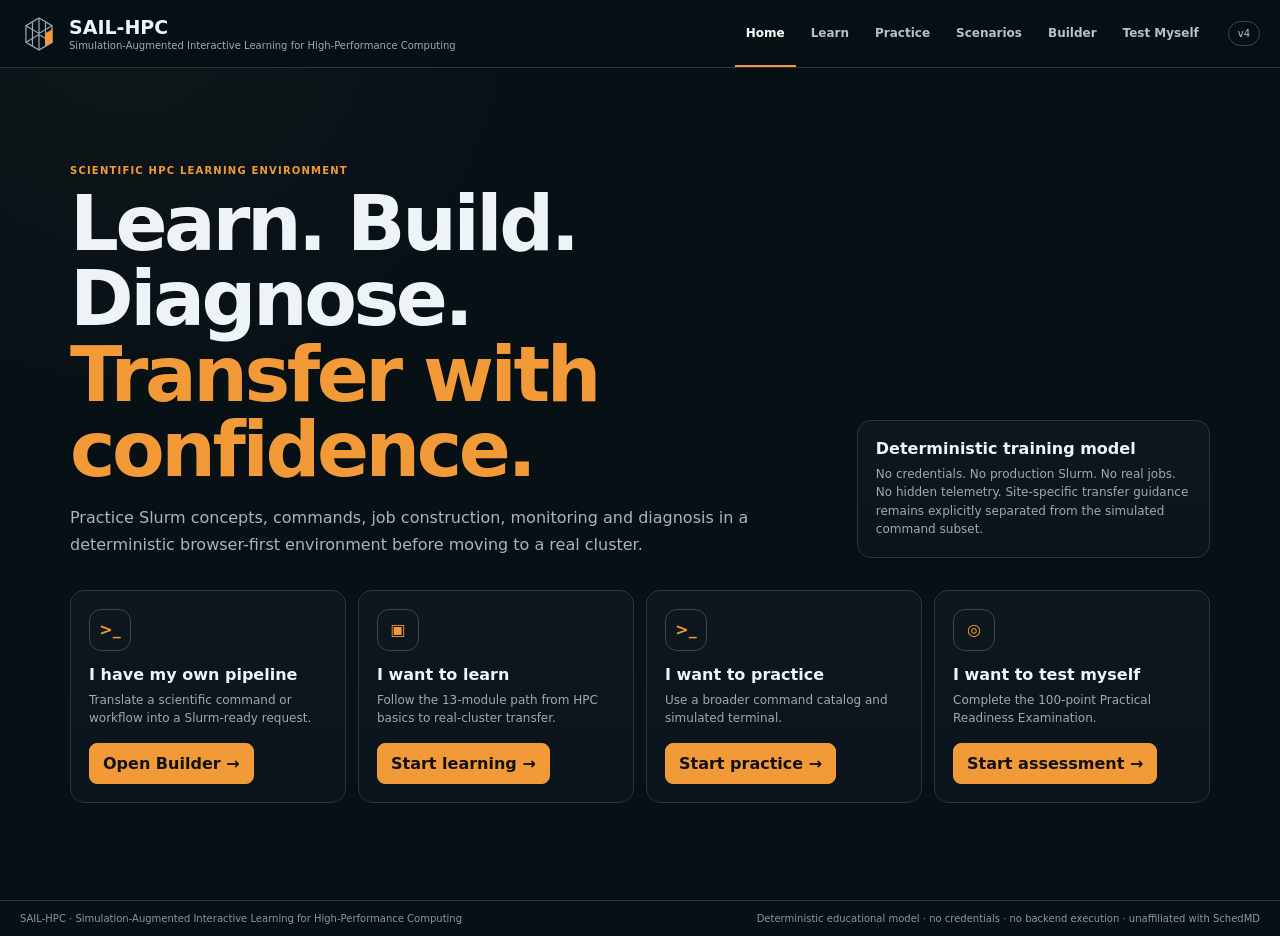
<file: sail-hpc-v4/index.html>
<!doctype html>
<html lang="en">
<head>
<meta charset="utf-8">
<meta name="viewport" content="width=device-width,initial-scale=1">
<meta name="theme-color" content="#071015">
<title>SAIL-HPC v4 · Integrated HPC Learning</title>
<style>
:root{--bg:#071015;--panel:#0d171d;--panel2:#111c23;--line:#273640;--text:#eef3f7;--muted:#9daab4;--orange:#f29a38;--orange2:#ffad55;--green:#65d38f;--blue:#62a8ff;--purple:#aa82ff;--red:#ff8a8a;--terminal:#020608}*{box-sizing:border-box}html{scroll-behavior:auto}body{margin:0;background:radial-gradient(circle at 10% 0,#10171b 0,#071015 28%,#071015 100%);color:var(--text);font-family:Inter,ui-sans-serif,system-ui,-apple-system,Segoe UI,Arial,sans-serif}button,input,textarea,select{font:inherit}button{cursor:pointer}.topbar{height:68px;position:sticky;top:0;z-index:50;background:#071015f2;backdrop-filter:blur(12px);border-bottom:1px solid var(--line);display:flex;align-items:center;padding:0 20px;gap:18px}.brand{display:flex;align-items:center;gap:11px;min-width:360px}.brand svg{width:38px;height:38px;flex:0 0 auto}.brand strong{display:block;font-size:19px}.brand small{display:block;color:var(--muted);font-size:10px;margin-top:2px}.nav{margin-left:auto;display:flex;height:100%;align-items:stretch;gap:4px}.nav button{border:0;border-bottom:2px solid transparent;background:transparent;color:#b7c1c8;padding:0 11px;font-weight:760;font-size:12px}.nav button:hover{color:#fff}.nav button.active{color:#fff;border-bottom-color:var(--orange)}.version{border:1px solid #354751;color:#b5c0c7;border-radius:999px;padding:6px 9px;font-size:10px}.view{display:none}.view.active{display:block}.shell{max-width:1480px;margin:0 auto;padding:24px 20px 30px}.eyebrow{color:var(--orange);font-size:10px;text-transform:uppercase;letter-spacing:.12em;font-weight:900}.muted{color:var(--muted)}.primary,.secondary,.ghost{border-radius:8px;padding:10px 13px;font-weight:850}.primary{background:var(--orange);border:1px solid var(--orange);color:#111}.primary:hover{background:var(--orange2)}.secondary{background:#111c23;border:1px solid #31434e;color:#e8eef2}.ghost{background:transparent;border:1px solid #31434e;color:#dfe6eb}.card{border:1px solid var(--line);background:linear-gradient(180deg,var(--panel),#0a141a);border-radius:14px}.home{min-height:calc(100vh - 68px);display:grid;align-items:center}.home-inner{max-width:1180px;margin:0 auto;padding:54px 20px}.hero{display:grid;grid-template-columns:minmax(0,1.5fr) minmax(280px,.7fr);gap:30px;align-items:end}.hero h1{font-size:clamp(44px,6vw,78px);line-height:.98;letter-spacing:-.045em;margin:10px 0 18px;max-width:920px}.hero h1 span{color:var(--orange)}.hero p{max-width:760px;color:#a9b5be;font-size:16px;line-height:1.65;margin:0}.boundary{padding:18px}.boundary strong{display:block;margin-bottom:7px}.boundary p{margin:0;color:var(--muted);font-size:12px;line-height:1.55}.route-grid{display:grid;grid-template-columns:repeat(4,1fr);gap:12px;margin-top:32px}.route{padding:18px;min-height:168px;display:flex;flex-direction:column}.route .ico{width:42px;height:42px;border:1px solid #354751;border-radius:12px;display:grid;place-items:center;color:var(--orange);font-weight:900;margin-bottom:14px}.route h2{font-size:16px;margin:0 0 7px}.route p{color:var(--muted);font-size:12px;line-height:1.5;margin:0 0 16px}.route button{margin-top:auto;align-self:flex-start}.page-head{display:flex;justify-content:space-between;gap:18px;align-items:flex-end;margin-bottom:16px}.page-head h1{margin:4px 0 5px;font-size:30px}.page-head p{color:var(--muted);margin:0;max-width:800px;font-size:13px;line-height:1.55}.learn-grid{display:grid;grid-template-columns:235px minmax(0,1fr) 285px;gap:12px}.sidebar{padding:14px}.progress-line{height:5px;background:#17242b;border-radius:999px;overflow:hidden;margin:10px 0 14px}.progress-line span{display:block;height:100%;background:var(--green);width:0}.lesson-list{display:grid;gap:5px}.lesson-button{width:100%;display:flex;align-items:center;gap:8px;border:1px solid #22333d;background:#101a20;color:#dbe3e8;border-radius:8px;padding:8px 9px;text-align:left;font-size:11px;font-weight:750}.lesson-button .num{width:21px;height:21px;border-radius:50%;background:#18252d;display:grid;place-items:center;font-size:9px}.lesson-button.active{border-color:#9a5f25;background:#24190e;color:#fff}.lesson-button.active .num{background:#3d2a15}.sidebar-tools{border-top:1px solid var(--line);margin-top:12px;padding-top:12px;display:grid;gap:7px}.lesson-main{padding:17px}.lesson-title-row{display:flex;justify-content:space-between;gap:16px;border-bottom:1px solid var(--line);padding-bottom:14px}.lesson-title-row h2{font-size:28px;margin:5px 0 7px}.lesson-title-row p{margin:0;color:var(--muted);font-size:13px;line-height:1.55;max-width:760px}.tabs{display:flex;gap:22px;border-bottom:1px solid var(--line);margin-top:12px;overflow:auto}.tabs button{border:0;background:transparent;color:#98a7b1;padding:10px 0;font-size:11px;white-space:nowrap}.tabs button.active{color:var(--orange);border-bottom:2px solid var(--orange);font-weight:850}.tab-panel{display:none;padding-top:13px}.tab-panel.active{display:block}.concept-box{display:grid;grid-template-columns:1.2fr .8fr;gap:10px}.concept-box .card{padding:14px}.concept-box h3{margin:0 0 7px;font-size:15px}.concept-box p,.concept-box li{font-size:12px;color:var(--muted);line-height:1.55}.command-grid{display:grid;grid-template-columns:repeat(3,1fr);gap:8px}.command-card{border:1px solid #23343e;background:#101b22;border-radius:9px;padding:10px;min-height:110px}.command-card strong{display:block;font-size:13px}.command-card p{font-size:10px;color:var(--muted);min-height:30px}.cmd-row{display:grid;grid-template-columns:1fr auto;gap:6px}.cmd-row code{background:#030709;color:#ffe0a7;border-radius:6px;padding:7px;overflow:hidden;text-overflow:ellipsis;white-space:nowrap;font-size:10px}.cmd-row button{border:1px solid #1d5f36;background:#0c2a1a;color:#80e4a2;border-radius:6px;font-size:10px;padding:5px 8px}.directive-grid{display:grid;grid-template-columns:repeat(2,1fr);gap:9px}.directive{padding:12px}.directive code{display:block;color:#ffd79f;background:#030709;border-radius:6px;padding:8px;margin-bottom:7px}.directive p{margin:0;color:var(--muted);font-size:11px;line-height:1.5}.right-rail{display:grid;gap:10px;align-content:start}.right-rail .card{padding:13px}.right-rail h3{font-size:12px;margin:0 0 9px}.right-rail p,.right-rail li{font-size:10px;color:var(--muted);line-height:1.5}.right-rail ul{margin:0;padding-left:16px}.practice-layout{display:grid;grid-template-columns:minmax(0,1.25fr) minmax(360px,.75fr);gap:12px}.terminal{background:var(--terminal);border:1px solid #2a3a44;border-radius:12px;overflow:hidden}.terminal-head{padding:10px 12px;background:#0b151a;border-bottom:1px solid #1f2d35;display:flex;justify-content:space-between;font-size:11px}.terminal-body{min-height:430px;max-height:540px;overflow:auto;padding:12px;font:12px/1.6 ui-monospace,SFMono-Regular,Consolas,monospace;white-space:pre-wrap}.prompt{color:var(--green)}.terminal-form{display:grid;grid-template-columns:auto 1fr auto;gap:8px;align-items:center;border-top:1px solid #1f2d35;padding:10px 12px;background:#071015}.terminal-form input{width:100%;background:#020608;color:#fff;border:1px solid #2b3a43;border-radius:7px;padding:9px}.catalog{padding:14px}.catalog-head{display:flex;align-items:center;justify-content:space-between;gap:10px;margin-bottom:8px}.catalog-groups{display:grid;gap:10px}.catalog-group h3{font-size:11px;color:var(--orange);margin:0 0 6px;text-transform:uppercase;letter-spacing:.06em}.catalog-list{display:grid;grid-template-columns:repeat(2,1fr);gap:6px}.catalog-btn{border:1px solid #263943;background:#0d171d;color:#e8eef2;border-radius:8px;padding:9px;text-align:left}.catalog-btn code{display:block;color:#ffd79f;margin-bottom:3px;font-size:10px}.catalog-btn span{font-size:9px;color:var(--muted)}.ref-badge{display:inline-block;margin-top:4px;font-size:8px;color:#aeb8bf;border:1px solid #40515b;border-radius:999px;padding:2px 5px}.scenario-grid{display:grid;grid-template-columns:repeat(3,1fr);gap:10px}.scenario{padding:15px}.scenario h3{margin:4px 0 7px;font-size:15px}.scenario p{font-size:11px;color:var(--muted);line-height:1.5}.builder-layout{display:grid;grid-template-columns:minmax(0,1.15fr) minmax(420px,.85fr);gap:12px}.builder-form,.script-panel{padding:16px}.fields{display:grid;grid-template-columns:repeat(2,1fr);gap:10px}.fields label{font-size:10px;color:#aeb9c1}.fields input,.fields select,.fields textarea{width:100%;margin-top:5px;background:#081116;color:#eef3f7;border:1px solid #2b3a44;border-radius:8px;padding:10px}.fields textarea{min-height:100px;resize:vertical}.full{grid-column:1/-1}.details{margin-top:12px;border:1px solid #2a3a44;border-radius:10px;background:#0a141a}.details summary{padding:12px 14px;cursor:pointer;font-weight:800;font-size:11px}.details .inside{padding:0 14px 14px}.script{background:#020608;border:1px solid #263740;border-radius:8px;padding:12px;min-height:460px;color:#dce7ed;font:12px/1.6 ui-monospace,SFMono-Regular,Consolas,monospace;white-space:pre-wrap}.builder-actions{display:flex;flex-wrap:wrap;gap:8px;margin-top:10px}.import-box textarea{width:100%;min-height:180px;background:#020608;color:#eef3f7;border:1px solid #2a3a44;border-radius:8px;padding:10px;font:11px/1.5 ui-monospace,monospace}.assessment-grid{display:grid;grid-template-columns:minmax(0,1fr) 300px;gap:12px}.assessment-main,.score-panel{padding:16px}.question{border-top:1px solid var(--line);padding:13px 0}.question:first-child{border-top:0}.question strong{font-size:12px}.question label{display:block;margin:6px 0;color:#c3cdd4;font-size:11px}.exam-script{width:100%;min-height:220px;background:#020608;border:1px solid #2a3a44;color:#eef3f7;border-radius:8px;padding:11px;font:12px/1.55 ui-monospace,monospace}.big-score{font-size:42px;font-weight:950;color:var(--orange)}.footer{border-top:1px solid var(--line);padding:12px 20px;color:#8797a2;font-size:10px;display:flex;justify-content:space-between;gap:12px}@media(max-width:1180px){.learn-grid{grid-template-columns:220px 1fr}.right-rail{grid-column:1/-1;grid-template-columns:repeat(3,1fr)}.route-grid{grid-template-columns:repeat(2,1fr)}.builder-layout,.practice-layout{grid-template-columns:1fr}.catalog-list{grid-template-columns:repeat(3,1fr)}}@media(max-width:780px){.brand{min-width:0}.brand small{display:none}.nav{overflow-x:auto}.nav button{padding:0 8px}.version{display:none}.hero,.route-grid,.learn-grid,.assessment-grid,.concept-box,.fields,.scenario-grid{grid-template-columns:1fr}.right-rail{grid-template-columns:1fr}.command-grid,.directive-grid,.catalog-list{grid-template-columns:1fr}.full{grid-column:auto}.footer{flex-direction:column}}
</style>
</head>
<body>
<header class="topbar">
  <button class="brand" id="brandHome" style="background:none;border:0;color:inherit;padding:0;text-align:left" aria-label="SAIL-HPC home">
    <svg viewBox="0 0 64 64" role="img" aria-label="SAIL-HPC Original Geometric logo"><g fill="none" stroke="#9faab2" stroke-width="2"><path d="M32 5 54 18v28L32 59 10 46V18Z"/><path d="M32 5v54M10 18l22 13 22-13M10 46l22-13 22 13"/><path d="M21 12v40M43 12v40"/></g><path d="M43 31 54 25v21L43 52Z" fill="#f29a38" stroke="#f29a38"/></svg>
    <span><strong>SAIL-HPC</strong><small>Simulation-Augmented Interactive Learning for High-Performance Computing</small></span>
  </button>
  <nav class="nav" id="mainNav">
    <button data-view="home" class="active">Home</button><button data-view="learn">Learn</button><button data-view="practice">Practice</button><button data-view="scenarios">Scenarios</button><button data-view="builder">Builder</button><button data-view="assessment">Test Myself</button>
  </nav><span class="version">v4</span>
</header>

<section class="view active" id="view-home"><div class="home"><div class="home-inner"><div class="hero"><div><div class="eyebrow">Scientific HPC learning environment</div><h1>Learn. Build. Diagnose.<br><span>Transfer with confidence.</span></h1><p>Practice Slurm concepts, commands, job construction, monitoring and diagnosis in a deterministic browser-first environment before moving to a real cluster.</p></div><aside class="card boundary"><strong>Deterministic training model</strong><p>No credentials. No production Slurm. No real jobs. No hidden telemetry. Site-specific transfer guidance remains explicitly separated from the simulated command subset.</p></aside></div><div class="route-grid"><article class="card route"><div class="ico">&gt;_</div><h2>I have my own pipeline</h2><p>Translate a scientific command or workflow into a Slurm-ready request.</p><button class="primary" data-go="builder">Open Builder →</button></article><article class="card route"><div class="ico">▣</div><h2>I want to learn</h2><p>Follow the 13-module path from HPC basics to real-cluster transfer.</p><button class="primary" data-go="learn">Start learning →</button></article><article class="card route"><div class="ico">&gt;_</div><h2>I want to practice</h2><p>Use a broader command catalog and simulated terminal.</p><button class="primary" data-go="practice">Start practice →</button></article><article class="card route"><div class="ico">◎</div><h2>I want to test myself</h2><p>Complete the 100-point Practical Readiness Examination.</p><button class="primary" data-go="assessment">Start assessment →</button></article></div></div></div></section>

<section class="view" id="view-learn"><div class="shell"><div class="page-head"><div><div class="eyebrow">Guided learning</div><h1>13-module Slurm learning path</h1><p>Depth stays inside the module: concept, commands, directives, hands-on practice and transfer guidance.</p></div></div><div class="learn-grid"><aside class="card sidebar"><div class="eyebrow">Learning path</div><div id="progressText" style="margin-top:6px;font-size:11px;color:var(--muted)">0 / 13 complete</div><div class="progress-line"><span id="progressBar"></span></div><div class="lesson-list" id="lessonList"></div><div class="sidebar-tools"><button class="secondary" data-go="builder">Open full Builder</button><button class="secondary" data-go="practice">Open Practice terminal</button><button class="secondary" data-go="assessment">Open exam</button></div></aside><main class="card lesson-main"><div class="lesson-title-row"><div><div class="eyebrow" id="lessonKicker"></div><h2 id="lessonTitle"></h2><p id="lessonSummary"></p></div></div><div class="tabs" id="lessonTabs"><button data-tab="concept" class="active">Concept</button><button data-tab="commands">Commands & Literacy</button><button data-tab="directives">Directives</button><button data-tab="hands">Hands-On</button><button data-tab="transfer">Transfer Tips</button></div><div class="tab-panel active" id="tab-concept"></div><div class="tab-panel" id="tab-commands"></div><div class="tab-panel" id="tab-directives"></div><div class="tab-panel" id="tab-hands"></div><div class="tab-panel" id="tab-transfer"></div></main><aside class="right-rail"><article class="card"><h3>Learning objectives</h3><ul id="objectives"></ul></article><article class="card"><h3>Quick cheat sheet</h3><div id="cheatSheet"></div></article><article class="card"><h3>Real-cluster boundary</h3><p>Partition names, QOS/account rules, module names, GPU syntax, storage and policies must be checked against the target institution.</p></article></aside></div></div></section>

<section class="view" id="view-practice"><div class="shell"><div class="page-head"><div><div class="eyebrow">Practice</div><h1>Terminal + complete command literacy catalog</h1><p>Modeled commands can execute in the deterministic terminal. Reference-only commands are taught honestly and never pretend to run on a real cluster.</p></div></div><div class="practice-layout"><section class="terminal"><div class="terminal-head"><span>SAIL-HPC Terminal</span><button class="secondary" id="clearTerminal">Clear</button></div><div class="terminal-body" id="terminalBody"><span class="prompt">sail-hpc:~$</span> help
Supported modeled subset: sinfo, squeue, sbatch current, scontrol show job, sacct, seff, hold/release, scancel.
Reference-only commands are explained instead of faked.</div><form class="terminal-form" id="terminalForm"><span class="prompt">sail-hpc:~$</span><input id="terminalInput" autocomplete="off" spellcheck="false" placeholder="Type a command"><button class="primary" type="submit">Run</button></form></section><aside class="card catalog"><div class="catalog-head"><div><h2 style="margin:0;font-size:16px">Command catalog</h2><span class="muted" style="font-size:10px">Grouped by real workflow</span></div></div><div class="catalog-groups" id="catalogGroups"></div></aside></div></div></section>

<section class="view" id="view-scenarios"><div class="shell"><div class="page-head"><div><div class="eyebrow">Scientific scenarios</div><h1>Practice in recognizable workloads</h1><p>Load a scenario into the full Builder, then revise resources and inspect the generated script.</p></div></div><div class="scenario-grid" id="scenarioGrid"></div></div></section>

<section class="view" id="view-builder"><div class="shell"><div class="page-head"><div><div class="eyebrow">Full Slurm Builder</div><h1>Build a complete batch request</h1><p>Basic fields stay visible. Advanced, environment, logging and site-specific options are grouped below so the Builder is powerful without becoming overwhelming.</p></div></div><div class="builder-layout"><section class="card builder-form"><div class="fields"><label>Job name<input id="bJob" value="analysis"></label><label>Partition<input id="bPartition" value="compute"></label><label>Nodes<input id="bNodes" type="number" value="1" min="1"></label><label>Tasks<input id="bTasks" type="number" value="1" min="1"></label><label>CPUs per task<input id="bCpus" type="number" value="4" min="1"></label><label>Memory<input id="bMem" value="8G"></label><label>Walltime<input id="bTime" value="01:00:00"></label><label>Job command<input id="bCommand" value="python3 analysis.py input.tsv results.tsv"></label></div><details class="details"><summary>Advanced scheduler options</summary><div class="inside fields"><label>Account<input id="bAccount" placeholder="site account"></label><label>QOS<input id="bQos" placeholder="site QOS"></label><label>GPUs / GRES<input id="bGpu" placeholder="gpu:1"></label><label>Constraint<input id="bConstraint" placeholder="optional"></label><label>Array<input id="bArray" placeholder="1-12%3"></label><label>Dependency<input id="bDependency" placeholder="afterok:73001"></label><label>Exclusive<select id="bExclusive"><option value="">No</option><option value="yes">Yes</option></select></label><label>Requeue<select id="bRequeue"><option value="">Default</option><option value="yes">Requeue</option><option value="no">No requeue</option></select></label></div></details><details class="details"><summary>Environment, paths and logs</summary><div class="inside fields"><label>Working directory<input id="bWorkdir" placeholder="/path/to/project"></label><label>Modules<input id="bModules" placeholder="Python,CUDA"></label><label>Conda environment<input id="bConda" placeholder="my-env"></label><label>Environment variables<input id="bEnv" placeholder="OMP_NUM_THREADS=$SLURM_CPUS_PER_TASK"></label><label>Stdout path<input id="bOut" value="logs/%x-%j.out"></label><label>Stderr path<input id="bErr" value="logs/%x-%j.err"></label><label>Mail type<input id="bMailType" placeholder="END,FAIL"></label><label>Mail user<input id="bMailUser" placeholder="you@example.edu"></label></div></details><details class="details"><summary>Import existing Slurm script</summary><div class="inside import-box"><textarea id="importScript" placeholder="# Paste an existing Slurm script here"></textarea><div class="builder-actions"><button class="secondary" id="parseScript">Parse into Builder</button></div></div></details></section><aside class="card script-panel"><div class="eyebrow">Generated Slurm script</div><pre class="script" id="scriptPreview"></pre><div class="builder-actions"><button class="primary" id="copyScript">Copy script</button><button class="secondary" id="resetBuilder">Reset</button></div><p class="muted" style="font-size:10px;line-height:1.5">Account, QOS, module names, partitions, GPU syntax, filesystem paths and mail policy are site-specific. The generated script is a transparent starting point, not a guarantee of portability.</p></aside></div></div></section>

<section class="view" id="view-assessment"><div class="shell"><div class="page-head"><div><div class="eyebrow">Independent assessment</div><h1>100-point Practical Readiness Examination</h1><p>Command selection, resource design, diagnosis, manual script construction and real-cluster transfer.</p></div></div><div class="assessment-grid"><main class="card assessment-main" id="examQuestions"></main><aside class="card score-panel"><div class="eyebrow">Score</div><div class="big-score" id="examScore">0</div><div>/100</div><button class="primary" id="gradeExam" style="margin-top:14px">Grade examination</button><div id="certificateState" style="margin-top:14px;font-size:11px;color:var(--muted)">Certificate locked until 100/100.</div></aside></div></div></section>

<footer class="footer"><span>SAIL-HPC · Simulation-Augmented Interactive Learning for High-Performance Computing</span><span>Deterministic educational model · no credentials · no backend execution · unaffiliated with SchedMD</span></footer>

<script>
history.scrollRestoration='manual';
const $=s=>document.querySelector(s), $$=s=>[...document.querySelectorAll(s)];
function topNow(){window.scrollTo({top:0,left:0,behavior:'instant'});document.documentElement.scrollTop=0;document.body.scrollTop=0}
window.addEventListener('pageshow',()=>setTimeout(topNow,0));
window.addEventListener('load',()=>setTimeout(topNow,0));

const lessons=[
['What is an HPC cluster?','Understand login nodes, compute nodes, shared storage and why batch schedulers exist.'],['Login node vs compute node','Know where lightweight preparation belongs and where compute-heavy work belongs.'],['What Slurm does','Understand resource requests, queueing, allocation, job states and accounting.'],['Partitions and resources','Reason about CPU, memory, walltime, nodes, GPUs and site-defined partitions.'],['Your first batch script','Build a transparent Slurm script with logs and a non-interactive scientific command.'],['Modules and Conda','Prepare reproducible software environments and verify executable provenance.'],['Monitor a job','Use queue, job detail, logs and accounting views to understand execution.'],['Why jobs stay pending','Read pending reasons, priority, dependencies, holds and policy constraints.'],['Job arrays','Scale independent sample-level work safely with concurrency limits and task IDs.'],['Dependencies','Connect workflow stages using afterok, afterany and afternotok semantics.'],['OOM and TIMEOUT','Diagnose common resource failures using evidence rather than blind over-requesting.'],['Accounting and revision','Use accounting and efficiency evidence to right-size future requests.'],['Moving to a real cluster','Transfer carefully by rechecking site policies, accounts, modules, storage and limits.']
];
const lessonCommands={
0:[['sinfo','Inspect partitions and node availability.'],['scontrol show partition','Inspect partition configuration.'],['scontrol show node <node>','Inspect a node.'],['hostname','Identify the current host.'],['pwd && ls','Orient in the filesystem.']],
1:[['squeue -u $USER','See your own jobs.'],['salloc','Request an interactive allocation.'],['srun --pty bash','Open an interactive shell inside an allocation.'],['srun <program>','Launch a task/job step.'],['exit','Leave an interactive allocation.']],
2:[['sbatch job.sh','Submit a batch script.'],['sbatch current','Submit current modeled JobSpec.'],['srun <program>','Launch a task/job step.'],['salloc','Request interactive resources.'],['squeue','Inspect active jobs.'],['sacct','Inspect completed-job accounting.']],
3:[['sinfo','Inspect partitions.'],['#SBATCH --partition=compute','Choose partition.'],['#SBATCH --cpus-per-task=8','Request threaded CPUs.'],['#SBATCH --mem=16G','Request total memory.'],['#SBATCH --time=02:00:00','Set walltime.'],['#SBATCH --gres=gpu:1','Request GPU where supported.'],['sprio -j <jobid>','Inspect priority components.']],
4:[['#!/bin/bash','Shell interpreter.'],['#SBATCH --job-name=my_job','Set a useful job name.'],['#SBATCH --output=logs/%x-%j.out','Capture stdout.'],['#SBATCH --error=logs/%x-%j.err','Capture stderr.'],['mkdir -p logs','Create log directory.'],['sbatch job.sh','Submit script.']],
5:[['module avail','List modules.'],['module spider <software>','Search module tree.'],['module load <software>','Load software.'],['module list','Record loaded modules.'],['module purge','Clear modules.'],['conda activate <env>','Activate Conda environment.'],['which <program>','Verify executable.'],['<program> --version','Record software version.']],
6:[['squeue','Inspect queue.'],['squeue -u $USER','Filter to your jobs.'],['scontrol show job <jobid>','Inspect one job.'],['sstat -j <jobid>.batch','Inspect live job-step statistics.'],['tail -f logs/job.out','Follow output.'],['less logs/job.err','Inspect stderr.']],
7:[['squeue','Read pending reason.'],['scontrol show job <jobid>','Inspect details.'],['sprio -j <jobid>','Inspect priority factors.'],['sshare','Inspect fair-share associations where permitted.'],['scontrol hold <jobid>','Hold work.'],['scontrol release <jobid>','Release held work.']],
8:[['#SBATCH --array=1-12%3','Create 12 tasks, max 3 concurrent.'],['$SLURM_ARRAY_TASK_ID','Use array index.'],['%A_%a','Safe array log IDs.'],['squeue','Observe tasks.'],['scancel <jobid>','Cancel work.'],['sacct -j <array_jobid>','Inspect array accounting.']],
9:[['--dependency=afterok:<jobid>','Run after upstream success.'],['--dependency=afterany:<jobid>','Run after termination.'],['--dependency=afternotok:<jobid>','Run after failure.'],['sbatch --dependency=afterok:$jid next.sh','Submit downstream stage.'],['scontrol show job <jobid>','Inspect dependency state.']],
10:[['sacct','Inspect terminal state.'],['seff <jobid>','Review modeled efficiency.'],['grep -i -E "oom|out of memory|killed" logs/*.err','Search memory errors.'],['tail -n 100 logs/job.err','Inspect recent stderr.'],['sstat -j <jobid>.batch','Inspect live statistics.']],
11:[['sacct','Inspect completed accounting.'],['seff <jobid>','Review efficiency.'],['sacct -j <jobid> --format=JobID,State,Elapsed,AllocCPUS,MaxRSS','Useful accounting columns.'],['sreport','Know site reporting may exist.'],['du -sh <path>','Check storage use.'],['quota','Check quota where supported.']],
12:[['sinfo','Recheck real partition names and limits.'],['sacctmgr show assoc user=$USER','Inspect account/QOS where permitted.'],['module avail','Recheck module names.'],['pwd && df -h .','Verify filesystem location/capacity.'],['which <program> && <program> --version','Verify executable.'],['sbatch --test-only job.sh','Validate where supported.'],['sbatch job.sh','Submit a small real test job.']]
};
const directives=[['--job-name','Readable job identity'],['--partition','Site-defined resource class'],['--nodes','Node count'],['--ntasks','Task/process count'],['--cpus-per-task','Threads/CPUs per task'],['--mem','Total memory request'],['--time','Walltime limit'],['--output / --error','Log paths'],['--array','Job-array specification'],['--dependency','Workflow dependency'],['--gres','Generic resources such as GPUs'],['--account / --qos','Site-specific accounting/policy']];

let currentLesson=0; const completed=new Set();
function showView(name){$$('.view').forEach(v=>v.classList.remove('active'));$('#view-'+name).classList.add('active');$$('#mainNav button').forEach(b=>b.classList.toggle('active',b.dataset.view===name));topNow();setTimeout(topNow,0);if(name==='builder')renderScript();}
$('#brandHome').onclick=()=>showView('home');$$('[data-view]').forEach(b=>b.onclick=()=>showView(b.dataset.view));$$('[data-go]').forEach(b=>b.onclick=()=>showView(b.dataset.go));

function renderLessons(){const list=$('#lessonList');list.innerHTML='';lessons.forEach((l,i)=>{const b=document.createElement('button');b.className='lesson-button'+(i===currentLesson?' active':'');b.innerHTML=`<span class="num">${i+1}</span><span>${l[0]}</span>`;b.onclick=()=>{currentLesson=i;completed.add(i);renderLessons();renderLesson();};list.appendChild(b)});$('#progressText').textContent=`${completed.size} / 13 complete`;$('#progressBar').style.width=(completed.size/13*100)+'%'}
function renderLesson(){const [title,summary]=lessons[currentLesson];$('#lessonKicker').textContent=`Lesson ${currentLesson+1} of 13`;$('#lessonTitle').textContent=title;$('#lessonSummary').textContent=summary;$('#tab-concept').innerHTML=`<div class="concept-box"><article class="card"><h3>Core idea</h3><p>${summary}</p><p>SAIL-HPC keeps the modeled scheduler subset separate from site-specific real-cluster guidance so learners know what is simulated and what must be checked locally.</p></article><article class="card"><h3>Why it matters</h3><ul><li>Build correct mental models before copying commands.</li><li>Connect resource requests to application behavior.</li><li>Transfer safely to institution-specific documentation.</li></ul></article></div>`;$('#tab-commands').innerHTML=`<div class="command-grid">${lessonCommands[currentLesson].map(([c,d])=>`<article class="command-card"><strong>${c}</strong><p>${d}</p><div class="cmd-row"><code>${c}</code><button onclick="practiceInsert('${c.replaceAll("'","\\'")}')">Practice</button></div></article>`).join('')}</div>`;$('#tab-directives').innerHTML=`<div class="directive-grid">${directives.map(([d,x])=>`<article class="card directive"><code>#SBATCH ${d}</code><p>${x}</p></article>`).join('')}</div>`;$('#tab-hands').innerHTML=`<div class="concept-box"><article class="card"><h3>Hands-on task</h3><p>Open the full Builder and construct a request related to this lesson. Then compare the generated script to the relevant commands/directives above.</p><button class="primary" onclick="showView('builder')">Open full Builder</button></article><article class="card"><h3>Practice terminal</h3><p>Insert modeled commands or review reference-only commands in the Practice workspace.</p><button class="secondary" onclick="showView('practice')">Open Practice</button></article></div>`;$('#tab-transfer').innerHTML=`<div class="card" style="padding:14px"><h3>Real-cluster transfer checklist</h3><ul><li>Read the institution's current Slurm documentation.</li><li>Verify partition names, limits, accounts/QOS and GPU syntax.</li><li>Verify modules/Conda/container policy and storage paths.</li><li>Submit a small test job before production work.</li></ul></div>`;$('#objectives').innerHTML=`<li>Explain ${title.toLowerCase()}.</li><li>Recognize relevant commands/directives.</li><li>Apply the concept in a Slurm request.</li>`;$('#cheatSheet').innerHTML=lessonCommands[currentLesson].slice(0,5).map(([c])=>`<code>${c}</code>`).join('')}
$('#lessonTabs').onclick=e=>{if(!e.target.dataset.tab)return;$$('#lessonTabs button').forEach(b=>b.classList.remove('active'));e.target.classList.add('active');$$('.tab-panel').forEach(p=>p.classList.remove('active'));$('#tab-'+e.target.dataset.tab).classList.add('active')};

const catalog={
'Discover & orient':[['sinfo','Partitions/nodes','modeled'],['scontrol show partition','Partition details','reference'],['scontrol show node <node>','Node details','reference'],['hostname','Current host','reference'],['pwd','Current path','reference'],['ls -lah','List files','reference'],['df -h .','Filesystem capacity','reference']],
'Submit & interactive':[['sbatch job.sh','Submit saved script','reference'],['sbatch current','Submit current modeled JobSpec','modeled'],['srun <program>','Launch task/job step','reference'],['salloc','Interactive allocation','reference'],['srun --pty bash','Interactive shell in allocation','reference']],
'Queue & inspect':[['squeue','Active queue','modeled'],['squeue -u $USER','Your jobs','reference'],['scontrol show job <jobid>','Job details','modeled'],['sprio -j <jobid>','Priority factors','reference'],['sshare','Fair-share associations','reference']],
'Accounting & efficiency':[['sacct','Completed-job accounting','modeled'],['sstat -j <jobid>.batch','Live step stats','reference'],['seff <jobid>','Efficiency summary','modeled'],['sreport','Site accounting reports','reference']],
'Control':[['scancel <jobid>','Cancel job','modeled'],['scontrol hold <jobid>','Hold job','modeled'],['scontrol release <jobid>','Release job','modeled']],
'Software & environment':[['module avail','List modules','reference'],['module spider <tool>','Search modules','reference'],['module load <tool>','Load module','reference'],['module list','Loaded modules','reference'],['module purge','Clear modules','reference'],['conda activate <env>','Activate Conda','reference'],['which <program>','Executable path','reference'],['<program> --version','Software version','reference']],
'Logs & files':[['mkdir -p logs','Create logs directory','reference'],['tail -f logs/job.out','Follow output','reference'],['less logs/job.err','Inspect stderr','reference'],['grep -i error logs/job.err','Search errors','reference'],['du -sh <path>','Disk usage','reference'],['quota','Quota check','reference']],
'Arrays & dependencies':[['#SBATCH --array=1-12%3','Array with concurrency cap','reference'],['$SLURM_ARRAY_TASK_ID','Array task ID','reference'],['--dependency=afterok:<jobid>','Run after success','reference'],['--dependency=afterany:<jobid>','Run after completion','reference'],['--dependency=afternotok:<jobid>','Run after failure','reference']]
};
function renderCatalog(){const root=$('#catalogGroups');root.innerHTML='';Object.entries(catalog).forEach(([g,items])=>{const sec=document.createElement('section');sec.className='catalog-group';sec.innerHTML=`<h3>${g}</h3><div class="catalog-list">${items.map(([c,d,t])=>`<button class="catalog-btn" data-cmd="${c.replaceAll('"','&quot;')}"><code>${c}</code><span>${d}</span><span class="ref-badge">${t}</span></button>`).join('')}</div>`;root.appendChild(sec)});root.onclick=e=>{const b=e.target.closest('[data-cmd]');if(!b)return;$('#terminalInput').value=b.dataset.cmd;$('#terminalInput').focus()}}
function practiceInsert(cmd){showView('practice');$('#terminalInput').value=cmd;$('#terminalInput').focus()}
function modeled(cmd){return ['sinfo','squeue','sbatch current','sacct'].includes(cmd)||cmd.startsWith('scontrol show job')||cmd.startsWith('seff ')||cmd.startsWith('scancel ')||cmd.startsWith('scontrol hold ')||cmd.startsWith('scontrol release ')}
function runCommand(cmd){let out='';if(cmd==='sinfo')out='PARTITION AVAIL TIMELIMIT NODES STATE\nshort* up 00:30:00 4 mix\ncompute up 2-00:00:00 6 idle\nhighmem up 1-00:00:00 1 idle\ngpu up 1-00:00:00 1 idle';else if(cmd==='squeue')out='JOBID PARTITION NAME USER ST TIME NODES NODELIST(REASON)\n73001 compute analysis student R 00:03 1 c01\n73002 compute downstream student PD 00:00 1 (Dependency)';else if(cmd==='sbatch current')out='Submitted batch job 73003';else if(cmd==='sacct')out='JobID State Elapsed AllocCPUS MaxRSS\n73001 COMPLETED 00:07:12 4 3.1G';else if(cmd.startsWith('scontrol show job'))out='JobId=73001 JobName=analysis Partition=compute NumCPUs=4 ReqMem=8G JobState=RUNNING';else if(cmd.startsWith('seff '))out='Job ID: 73001\nState: COMPLETED\nCPU Efficiency: 72%\nMemory Efficiency: 39% (synthetic training values)';else if(modeled(cmd))out='Modeled command accepted in SAIL-HPC training environment.';else out='REFERENCE ONLY — SAIL-HPC teaches this command but does not fake execution. Check the target cluster documentation before real use.';$('#terminalBody').innerHTML+=`\n<span class="prompt">sail-hpc:~$</span> ${escapeHtml(cmd)}\n${escapeHtml(out)}`;$('#terminalBody').scrollTop=$('#terminalBody').scrollHeight}
$('#terminalForm').onsubmit=e=>{e.preventDefault();const cmd=$('#terminalInput').value.trim();if(!cmd)return;runCommand(cmd);$('#terminalInput').value=''};$('#clearTerminal').onclick=()=>$('#terminalBody').innerHTML='<span class="prompt">sail-hpc:~$</span> terminal cleared';

const scenarioData=[['Memory-sensitive sequence alignment','compute','8','16G','02:00:00','bwa mem -t "$SLURM_CPUS_PER_TASK" ref.fa reads.fq > aln.sam'],['FASTQ quality-control array','short','2','4G','00:30:00','fastqc "reads/sample_${SLURM_ARRAY_TASK_ID}.fastq.gz"'],['RNA-seq dependency chain','compute','8','24G','04:00:00','STAR --runThreadN "$SLURM_CPUS_PER_TASK" --genomeDir index --readFilesIn reads.fq.gz'],['Bacterial pangenome analysis','compute','16','32G','08:00:00','roary -p "$SLURM_CPUS_PER_TASK" -f roary_out *.gff'],['Phylogeny threading','compute','8','16G','02:00:00','iqtree2 -s alignment.fasta -T "$SLURM_CPUS_PER_TASK"'],['GPU molecular dynamics','gpu','4','16G','04:00:00','gmx mdrun -deffnm md -nb gpu']];
function renderScenarios(){const root=$('#scenarioGrid');root.innerHTML=scenarioData.map((s,i)=>`<article class="card scenario"><div class="eyebrow">Scenario ${i+1}</div><h3>${s[0]}</h3><p>${s[1]} partition · ${s[2]} CPUs · ${s[3]} memory · ${s[4]} walltime</p><button class="primary" onclick="loadScenario(${i})">Load into Builder</button></article>`).join('')}
function loadScenario(i){const s=scenarioData[i];$('#bJob').value=s[0].toLowerCase().replace(/[^a-z0-9]+/g,'_');$('#bPartition').value=s[1];$('#bCpus').value=s[2];$('#bMem').value=s[3];$('#bTime').value=s[4];$('#bCommand').value=s[5];if(i===1)$('#bArray').value='1-12%3';if(i===5)$('#bGpu').value='gpu:1';renderScript();showView('builder')}

const bIds=['bJob','bPartition','bNodes','bTasks','bCpus','bMem','bTime','bCommand','bAccount','bQos','bGpu','bConstraint','bArray','bDependency','bExclusive','bRequeue','bWorkdir','bModules','bConda','bEnv','bOut','bErr','bMailType','bMailUser'];
function v(id){return $('#'+id).value.trim()}
function renderScript(){const lines=['#!/bin/bash',`#SBATCH --job-name=${v('bJob')||'job'}`];if(v('bPartition'))lines.push(`#SBATCH --partition=${v('bPartition')}`);if(v('bNodes'))lines.push(`#SBATCH --nodes=${v('bNodes')}`);if(v('bTasks'))lines.push(`#SBATCH --ntasks=${v('bTasks')}`);if(v('bCpus'))lines.push(`#SBATCH --cpus-per-task=${v('bCpus')}`);if(v('bMem'))lines.push(`#SBATCH --mem=${v('bMem')}`);if(v('bTime'))lines.push(`#SBATCH --time=${v('bTime')}`);if(v('bAccount'))lines.push(`#SBATCH --account=${v('bAccount')}`);if(v('bQos'))lines.push(`#SBATCH --qos=${v('bQos')}`);if(v('bGpu'))lines.push(`#SBATCH --gres=${v('bGpu')}`);if(v('bConstraint'))lines.push(`#SBATCH --constraint=${v('bConstraint')}`);if(v('bArray'))lines.push(`#SBATCH --array=${v('bArray')}`);if(v('bDependency'))lines.push(`#SBATCH --dependency=${v('bDependency')}`);if(v('bOut'))lines.push(`#SBATCH --output=${v('bOut')}`);if(v('bErr'))lines.push(`#SBATCH --error=${v('bErr')}`);if(v('bMailType'))lines.push(`#SBATCH --mail-type=${v('bMailType')}`);if(v('bMailUser'))lines.push(`#SBATCH --mail-user=${v('bMailUser')}`);if(v('bExclusive'))lines.push('#SBATCH --exclusive');if(v('bRequeue')==='yes')lines.push('#SBATCH --requeue');if(v('bRequeue')==='no')lines.push('#SBATCH --no-requeue');lines.push('');if(v('bWorkdir'))lines.push(`cd "${v('bWorkdir')}"`);if(v('bModules'))v('bModules').split(',').map(x=>x.trim()).filter(Boolean).forEach(m=>lines.push(`module load ${m}`));if(v('bConda'))lines.push(`conda activate ${v('bConda')}`);if(v('bEnv'))lines.push(`export ${v('bEnv')}`);if(v('bOut')||v('bErr'))lines.push('mkdir -p logs');lines.push('',v('bCommand')||'echo "Add your scientific command"');$('#scriptPreview').textContent=lines.join('\n')}
bIds.forEach(id=>$('#'+id).addEventListener('input',renderScript));
$('#copyScript').onclick=async()=>{await navigator.clipboard.writeText($('#scriptPreview').textContent);$('#copyScript').textContent='Copied';setTimeout(()=>$('#copyScript').textContent='Copy script',1200)};
$('#resetBuilder').onclick=()=>{$('#bJob').value='analysis';$('#bPartition').value='compute';$('#bNodes').value='1';$('#bTasks').value='1';$('#bCpus').value='4';$('#bMem').value='8G';$('#bTime').value='01:00:00';$('#bCommand').value='python3 analysis.py input.tsv results.tsv';['bAccount','bQos','bGpu','bConstraint','bArray','bDependency','bWorkdir','bModules','bConda','bEnv','bMailType','bMailUser'].forEach(id=>$('#'+id).value='');$('#bOut').value='logs/%x-%j.out';$('#bErr').value='logs/%x-%j.err';renderScript()};
$('#parseScript').onclick=()=>{const t=$('#importScript').value;const grab=(name)=>{const m=t.match(new RegExp(`#SBATCH\\s+--${name}(?:=|\\s+)([^\\n]+)`));return m?m[1].trim():''};const map=[['job-name','bJob'],['partition','bPartition'],['nodes','bNodes'],['ntasks','bTasks'],['cpus-per-task','bCpus'],['mem','bMem'],['time','bTime'],['account','bAccount'],['qos','bQos'],['gres','bGpu'],['constraint','bConstraint'],['array','bArray'],['dependency','bDependency'],['output','bOut'],['error','bErr'],['mail-type','bMailType'],['mail-user','bMailUser']];map.forEach(([a,b])=>{const x=grab(a);if(x)$('#'+b).value=x});const cmds=t.split('\n').filter(l=>l.trim()&&!l.trim().startsWith('#')&&!/^(module|conda|cd|export|mkdir)\b/.test(l.trim()));if(cmds.length)$('#bCommand').value=cmds[cmds.length-1].trim();renderScript()};

const exam=[['Which command shows partitions and node availability?',['sinfo','sacct','scancel'],'sinfo',10],['Which command shows pending/running jobs?',['squeue','sreport','hostname'],'squeue',10],['Which request best matches one 8-thread program?',['--cpus-per-task=8','--nodes=8','--array=1-8'],'--cpus-per-task=8',10],['A job ends OUT_OF_MEMORY. Best first response?',['Inspect memory evidence and request','Add GPUs','Change job name'],'Inspect memory evidence and request',10],['A downstream job is PENDING with Dependency. First check?',['Upstream state/dependency expression','Filesystem quota only','Theme'],'Upstream state/dependency expression',10],['Before a real-cluster transfer, what must be rechecked?',['Partitions/accounts/modules/storage policies','Logo color','Certificate ID'],'Partitions/accounts/modules/storage policies',10]];
function renderExam(){let h='';exam.forEach((q,i)=>{h+=`<div class="question"><strong>${i+1}. ${q[0]}</strong>${q[1].map(a=>`<label><input type="radio" name="q${i}" value="${a}"> ${a}</label>`).join('')}</div>`});h+=`<div class="question"><strong>Manual Slurm script capstone — 40 points</strong><p class="muted" style="font-size:11px">Write a compute-partition job using 8 CPUs, 16G memory, 2-hour walltime, separate stdout/stderr logs, load IQ-TREE and run alignment.fasta with threads tied to $SLURM_CPUS_PER_TASK.</p><textarea class="exam-script" id="examScript" placeholder="#!/bin/bash"></textarea></div>`;$('#examQuestions').innerHTML=h}
$('#gradeExam').onclick=()=>{let score=0;exam.forEach((q,i)=>{const a=$(`input[name=q${i}]:checked`);if(a&&a.value===q[2])score+=q[3]});const s=$('#examScript').value;const checks=[/^#!\/bin\/bash/m,/--partition(?:=|\s+)compute/,/--cpus-per-task(?:=|\s+)8\b/,/--mem(?:=|\s+)(16G|16384M)/i,/--time(?:=|\s+)02:00:00/,/--output/,/--error/,/module\s+load\s+.*IQ[-_ ]?TREE/i,/iqtree2?\s+.*alignment\.fasta/i,/SLURM_CPUS_PER_TASK/];score+=checks.filter(r=>r.test(s)).length*4;$('#examScore').textContent=score;$('#certificateState').textContent=score===100?'100/100 — Certificate of Practice Completion unlocked.':'Certificate locked. Return to Learn, Practice and Builder, then retake.'}

function escapeHtml(s){return s.replace(/[&<>]/g,c=>({'&':'&amp;','<':'&lt;','>':'&gt;'}[c]))}
renderLessons();renderLesson();renderCatalog();renderScenarios();renderScript();renderExam();topNow();
</script>
</body>
</html>
</file>
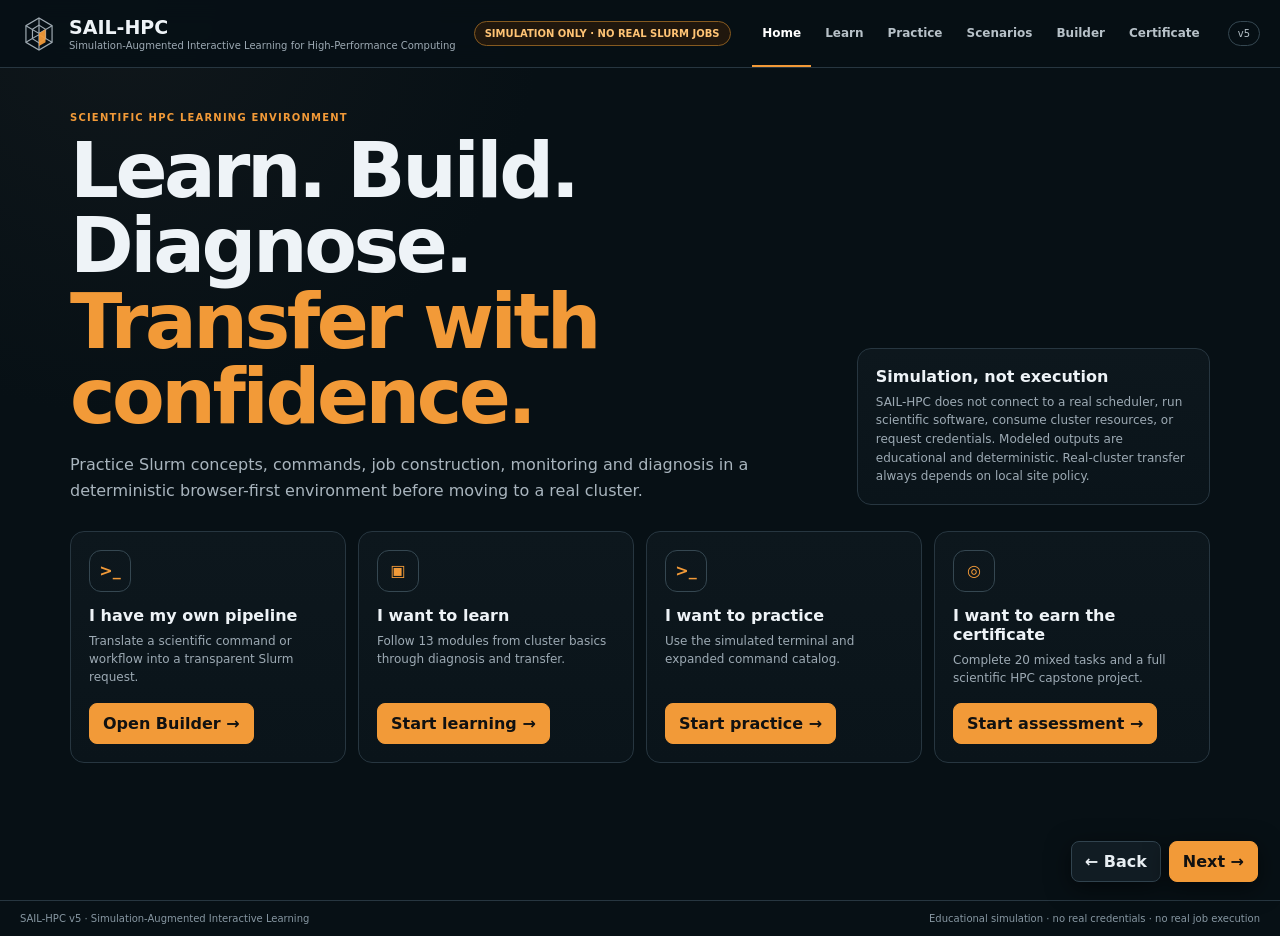
<file: sail-hpc-v5/index.html>
<!doctype html>
<html lang="en">
<head>
<meta charset="utf-8">
<meta name="viewport" content="width=device-width,initial-scale=1">
<meta name="theme-color" content="#071015">
<title>SAIL-HPC v5 · Project-based HPC learning</title>
<style>
:root{--bg:#071015;--panel:#0d171d;--panel2:#111c23;--line:#273640;--text:#eef3f7;--muted:#9daab4;--orange:#f29a38;--orange2:#ffad55;--green:#65d38f;--blue:#62a8ff;--purple:#aa82ff;--red:#ff8a8a;--terminal:#020608}*{box-sizing:border-box}html{scroll-behavior:auto}body{margin:0;background:radial-gradient(circle at 10% 0,#10171b 0,#071015 28%,#071015 100%);color:var(--text);font-family:Inter,ui-sans-serif,system-ui,-apple-system,Segoe UI,Arial,sans-serif}button,input,textarea,select{font:inherit}button{cursor:pointer}.topbar{height:68px;position:sticky;top:0;z-index:50;background:#071015f4;backdrop-filter:blur(12px);border-bottom:1px solid var(--line);display:flex;align-items:center;padding:0 20px;gap:18px}.brand{display:flex;align-items:center;gap:11px;min-width:360px}.brand svg{width:38px;height:38px;flex:0 0 auto}.brand strong{display:block;font-size:19px}.brand small{display:block;color:var(--muted);font-size:10px;margin-top:2px}.sim-badge{border:1px solid #865a20;background:#20170d;color:#ffc475;border-radius:999px;padding:6px 10px;font-size:10px;font-weight:800;white-space:nowrap}.nav{margin-left:auto;display:flex;gap:4px;align-items:stretch;height:100%}.nav button{border:0;border-bottom:2px solid transparent;background:transparent;color:#b7c1c8;padding:0 10px;font-weight:750;font-size:12px}.nav button:hover{color:#fff}.nav button.active{color:#fff;border-bottom-color:var(--orange)}.version{border:1px solid #354751;color:#b5c0c7;border-radius:999px;padding:6px 9px;font-size:10px}.view{display:none}.view.active{display:block}.shell{max-width:1480px;margin:0 auto;padding:24px 20px 36px}.eyebrow{color:var(--orange);font-size:10px;text-transform:uppercase;letter-spacing:.12em;font-weight:900}.muted{color:var(--muted)}.primary,.secondary,.ghost{border-radius:8px;padding:10px 13px;font-weight:850}.primary{background:var(--orange);border:1px solid var(--orange);color:#111}.primary:hover{background:var(--orange2)}.secondary{background:#111c23;border:1px solid #31434e;color:#e8eef2}.ghost{background:transparent;border:1px solid #31434e;color:#dfe6eb}.card{border:1px solid var(--line);background:linear-gradient(180deg,var(--panel),#0a141a);border-radius:14px}.notice{border:1px solid #865a20;background:#1b140c;color:#ffd08b;border-radius:12px;padding:13px 15px;font-size:11px;line-height:1.55}.notice strong{color:#fff}.home{min-height:calc(100vh - 68px);display:grid;align-items:center}.home-inner{max-width:1180px;margin:0 auto;padding:44px 20px}.hero{display:grid;grid-template-columns:minmax(0,1.5fr) minmax(280px,.7fr);gap:30px;align-items:end}.hero h1{font-size:clamp(44px,6vw,78px);line-height:.98;letter-spacing:-.045em;margin:10px 0 18px;max-width:920px}.hero h1 span{color:var(--orange)}.hero p{max-width:760px;color:#a9b5be;font-size:16px;line-height:1.65;margin:0}.boundary{padding:18px}.boundary strong{display:block;margin-bottom:7px}.boundary p{margin:0;color:var(--muted);font-size:12px;line-height:1.55}.route-grid{display:grid;grid-template-columns:repeat(4,1fr);gap:12px;margin-top:26px}.route{padding:18px;min-height:168px;display:flex;flex-direction:column}.route .ico{width:42px;height:42px;border:1px solid #354751;border-radius:12px;display:grid;place-items:center;color:var(--orange);font-weight:900;margin-bottom:14px}.route h2{font-size:16px;margin:0 0 7px}.route p{color:var(--muted);font-size:12px;line-height:1.5;margin:0 0 16px}.route button{margin-top:auto;align-self:flex-start}.page-head{display:flex;justify-content:space-between;gap:18px;align-items:flex-end;margin-bottom:16px}.page-head h1{margin:4px 0 5px;font-size:30px}.page-head p{color:var(--muted);margin:0;max-width:800px;font-size:13px;line-height:1.55}.learn-grid{display:grid;grid-template-columns:235px minmax(0,1fr) 285px;gap:12px}.sidebar{padding:14px}.progress-line{height:5px;background:#17242b;border-radius:999px;overflow:hidden;margin:10px 0 14px}.progress-line span{display:block;height:100%;background:var(--green);width:0}.lesson-list{display:grid;gap:5px}.lesson-button{width:100%;display:flex;align-items:center;gap:8px;border:1px solid #22333d;background:#101a20;color:#dbe3e8;border-radius:8px;padding:8px 9px;text-align:left;font-size:11px;font-weight:750}.lesson-button .num{width:21px;height:21px;border-radius:50%;background:#18252d;display:grid;place-items:center;font-size:9px}.lesson-button.active{border-color:#9a5f25;background:#24190e;color:#fff}.lesson-button.active .num{background:#3d2a15}.lesson-main{padding:17px}.lesson-title-row{display:flex;justify-content:space-between;gap:16px;border-bottom:1px solid var(--line);padding-bottom:14px}.lesson-title-row h2{font-size:28px;margin:5px 0 7px}.lesson-title-row p{margin:0;color:var(--muted);font-size:13px;line-height:1.55;max-width:760px}.tabs{display:flex;gap:22px;border-bottom:1px solid var(--line);margin-top:12px;overflow:auto}.tabs button{border:0;background:transparent;color:#98a7b1;padding:10px 0;font-size:11px;white-space:nowrap}.tabs button.active{color:var(--orange);border-bottom:2px solid var(--orange);font-weight:850}.tab-panel{display:none;padding-top:13px}.tab-panel.active{display:block}.concept-box{display:grid;grid-template-columns:1.2fr .8fr;gap:10px}.concept-box .card{padding:14px}.concept-box h3{margin:0 0 7px;font-size:15px}.concept-box p,.concept-box li{font-size:12px;color:var(--muted);line-height:1.55}.command-grid{display:grid;grid-template-columns:repeat(3,1fr);gap:8px}.command-card{border:1px solid #23343e;background:#101b22;border-radius:9px;padding:10px;min-height:110px}.command-card strong{display:block;font-size:13px}.command-card p{font-size:10px;color:var(--muted);min-height:30px}.cmd-row{display:grid;grid-template-columns:1fr auto;gap:6px}.cmd-row code{background:#030709;color:#ffe0a7;border-radius:6px;padding:7px;overflow:hidden;text-overflow:ellipsis;white-space:nowrap;font-size:10px}.cmd-row button{border:1px solid #1d5f36;background:#0c2a1a;color:#80e4a2;border-radius:6px;font-size:10px;padding:5px 8px}.right-rail{display:grid;gap:10px;align-content:start}.right-rail .card{padding:13px}.right-rail h3{font-size:12px;margin:0 0 9px}.right-rail p,.right-rail li{font-size:10px;color:var(--muted);line-height:1.5}.right-rail ul{margin:0;padding-left:16px}.step-nav{display:flex;justify-content:space-between;gap:12px;margin-top:16px;padding-top:14px;border-top:1px solid var(--line)}.step-nav button{min-width:120px}.practice-grid{display:grid;grid-template-columns:minmax(0,1.3fr) minmax(360px,.7fr);gap:12px}.terminal{background:var(--terminal);border:1px solid #2a3a44;border-radius:12px;overflow:hidden}.terminal-head{padding:10px 12px;background:#0b151a;border-bottom:1px solid #1f2d35;display:flex;justify-content:space-between;font-size:11px}.terminal-body{min-height:420px;max-height:520px;overflow:auto;padding:12px;font:12px/1.6 ui-monospace,SFMono-Regular,Consolas,monospace;white-space:pre-wrap}.prompt{color:var(--green)}.terminal-form{display:grid;grid-template-columns:auto 1fr auto;gap:8px;align-items:center;border-top:1px solid #1f2d35;padding:10px 12px;background:#071015}.terminal-form input{width:100%;background:#020608;color:#fff;border:1px solid #2b3a43;border-radius:7px;padding:9px}.command-catalog{padding:14px}.catalog-tabs{display:flex;flex-wrap:wrap;gap:6px;margin-bottom:10px}.catalog-tabs button{border:1px solid #31434e;background:#101a20;color:#bcc7cf;border-radius:999px;padding:6px 9px;font-size:10px}.catalog-tabs button.active{border-color:var(--orange);color:#fff;background:#2a1b0e}.catalog-list{display:grid;gap:7px;max-height:565px;overflow:auto}.catalog-btn{border:1px solid #263943;background:#0d171d;color:#e8eef2;border-radius:8px;padding:10px;text-align:left}.catalog-btn code{display:block;color:#ffd79f;margin-bottom:3px}.catalog-btn span{font-size:10px;color:var(--muted)}.builder-shell{display:grid;grid-template-columns:250px minmax(0,1fr) minmax(380px,.9fr);gap:12px}.builder-steps{padding:14px}.builder-step-btn{width:100%;text-align:left;border:1px solid #273943;background:#0f191f;color:#dbe4e9;padding:10px;border-radius:8px;margin-bottom:7px}.builder-step-btn.active{border-color:#9a5f25;background:#24190e}.builder-main,.script-panel{padding:16px}.fields{display:grid;grid-template-columns:repeat(2,1fr);gap:10px}.fields label{font-size:10px;color:#aeb9c1}.fields input,.fields select,.fields textarea{width:100%;margin-top:5px;background:#081116;color:#eef3f7;border:1px solid #2b3a44;border-radius:8px;padding:10px}.fields textarea{min-height:105px;resize:vertical}.full{grid-column:1/-1}.script{background:#020608;border:1px solid #263740;border-radius:8px;padding:12px;min-height:390px;color:#dce7ed;font:12px/1.6 ui-monospace,SFMono-Regular,Consolas,monospace;white-space:pre-wrap}.scenario-grid{display:grid;grid-template-columns:repeat(3,1fr);gap:10px}.scenario{padding:15px}.scenario h3{margin:4px 0 7px;font-size:15px}.scenario p{font-size:11px;color:var(--muted);line-height:1.5}.assessment-layout{display:grid;grid-template-columns:minmax(0,1fr) 310px;gap:12px}.assessment-main,.assessment-side{padding:16px}.stage-bar{display:grid;grid-template-columns:repeat(5,1fr);gap:6px;margin-bottom:14px}.stage{border:1px solid #2a3a44;background:#0f191f;border-radius:8px;padding:9px;text-align:center;font-size:10px;color:#aebac2}.stage.active{border-color:var(--orange);color:#fff;background:#24190e}.question-card{border:1px solid #273943;background:#0f191f;border-radius:10px;padding:15px}.question-card h3{margin:0 0 8px;font-size:15px}.question-card p{color:var(--muted);font-size:12px;line-height:1.55}.question-card label{display:block;margin:8px 0;color:#d4dde2;font-size:11px}.question-card input[type=text],.question-card textarea,.question-card select{width:100%;background:#04090c;border:1px solid #2c3c45;color:#eef3f7;border-radius:8px;padding:10px}.question-card textarea{min-height:120px;font-family:ui-monospace,Consolas,monospace}.project-grid{display:grid;grid-template-columns:1fr 1fr;gap:10px}.file-editor{min-height:300px;width:100%;background:#020608;color:#eef3f7;border:1px solid #2a3a44;border-radius:8px;padding:12px;font:12px/1.55 ui-monospace,Consolas,monospace}.rubric{display:grid;grid-template-columns:1fr 1fr;gap:6px;margin-top:10px}.rubric span{border:1px solid #2a3a44;border-radius:6px;padding:7px;font-size:10px}.rubric span.pass{border-color:#1e6b3c;color:#7ee4a0}.big-score{font-size:44px;font-weight:950;color:var(--orange)}.score-row{display:flex;justify-content:space-between;font-size:11px;margin:8px 0}.certificate{display:none;margin-top:14px;padding:26px;background:#f7f5ef;color:#101820;border-radius:12px;border:6px solid #111820;outline:2px solid #f29a38;outline-offset:-14px}.certificate.unlocked{display:block}.certificate h2{font-size:30px;margin:14px 0 6px}.certificate .name{font-size:34px;font-weight:800;margin:14px 0}.certificate .meta{font-size:12px;color:#34424a}.cert-actions{display:flex;gap:8px;flex-wrap:wrap;margin-top:12px}.footer{border-top:1px solid var(--line);padding:12px 20px;color:#8797a2;font-size:10px;display:flex;justify-content:space-between;gap:12px}.bottom-nav{position:fixed;right:22px;bottom:18px;z-index:40;display:flex;gap:8px}.bottom-nav button{box-shadow:0 6px 24px #0008}@media(max-width:1180px){.learn-grid{grid-template-columns:220px 1fr}.right-rail{grid-column:1/-1;grid-template-columns:repeat(3,1fr)}.builder-shell{grid-template-columns:220px 1fr}.script-panel{grid-column:1/-1}.route-grid{grid-template-columns:repeat(2,1fr)}}@media(max-width:800px){.brand{min-width:0}.brand small,.sim-badge,.version{display:none}.nav{overflow:auto}.hero,.learn-grid,.practice-grid,.builder-shell,.assessment-layout,.project-grid{grid-template-columns:1fr}.right-rail{grid-template-columns:1fr}.command-grid,.fields,.scenario-grid{grid-template-columns:1fr}.full{grid-column:auto}.route-grid{grid-template-columns:1fr}.bottom-nav{right:10px;bottom:10px}}
@media print{body *{visibility:hidden}.certificate,.certificate *{visibility:visible}.certificate{position:absolute;inset:20px;display:block!important}}
</style>
</head>
<body>
<header class="topbar">
<div class="brand">
<svg viewBox="0 0 64 64" role="img" aria-label="SAIL-HPC Original Geometric logo"><g fill="none" stroke="#9faab2" stroke-width="2"><path d="M32 5 54 18v28L32 59 10 46V18Z"/><path d="M32 5v54M10 18l22 13 22-13M10 46l22-13 22 13"/><path d="M21 24l11-7 11 7v16L32 47 21 40Z"/></g><path d="M43 24v22L32 52V31Z" fill="#f29a38" opacity=".95"/></svg>
<div><strong>SAIL-HPC</strong><small>Simulation-Augmented Interactive Learning for High-Performance Computing</small></div>
</div>
<div class="sim-badge">SIMULATION ONLY · NO REAL SLURM JOBS</div>
<nav class="nav" id="topNav"></nav><div class="version">v5</div>
</header>

<section id="home" class="view active home"><div class="home-inner">
<div class="hero"><div><div class="eyebrow">Scientific HPC learning environment</div><h1>Learn. Build.<br>Diagnose.<br><span>Transfer with confidence.</span></h1><p>Practice Slurm concepts, commands, job construction, monitoring and diagnosis in a deterministic browser-first environment before moving to a real cluster.</p></div><div class="card boundary"><strong>Simulation, not execution</strong><p>SAIL-HPC does not connect to a real scheduler, run scientific software, consume cluster resources, or request credentials. Modeled outputs are educational and deterministic. Real-cluster transfer always depends on local site policy.</p></div></div>
<div class="route-grid">
<article class="card route"><div class="ico">&gt;_</div><h2>I have my own pipeline</h2><p>Translate a scientific command or workflow into a transparent Slurm request.</p><button class="primary" onclick="showView('builder')">Open Builder →</button></article>
<article class="card route"><div class="ico">▣</div><h2>I want to learn</h2><p>Follow 13 modules from cluster basics through diagnosis and transfer.</p><button class="primary" onclick="showView('learn')">Start learning →</button></article>
<article class="card route"><div class="ico">&gt;_</div><h2>I want to practice</h2><p>Use the simulated terminal and expanded command catalog.</p><button class="primary" onclick="showView('practice')">Start practice →</button></article>
<article class="card route"><div class="ico">◎</div><h2>I want to earn the certificate</h2><p>Complete 20 mixed tasks and a full scientific HPC capstone project.</p><button class="primary" onclick="showView('assessment')">Start assessment →</button></article>
</div></div></section>

<section id="learn" class="view"><div class="shell"><div class="page-head"><div><div class="eyebrow">Guided learning</div><h1>13-module Slurm learning path</h1><p>Each module combines concept, commands, hands-on practice and transfer guidance.</p></div><div class="notice"><strong>Simulated environment.</strong> Commands marked MODELED generate deterministic educational output; REFERENCE commands are explained but not executed.</div></div><div class="learn-grid"><aside class="card sidebar"><div class="eyebrow">Learning path</div><div class="progress-line"><span id="learnProgress"></span></div><div id="lessonList" class="lesson-list"></div></aside><main class="card lesson-main"><div class="lesson-title-row"><div><div class="eyebrow" id="lessonIndexLabel"></div><h2 id="lessonTitle"></h2><p id="lessonSummary"></p></div></div><div class="tabs" id="lessonTabs"></div><div id="lessonPanel"></div><div class="step-nav"><button class="secondary" onclick="prevLesson()">← Previous lesson</button><button class="primary" onclick="nextLesson()">Next lesson →</button></div></main><aside class="right-rail"><div class="card"><h3>Learning objective</h3><p id="objectiveText"></p></div><div class="card"><h3>Real-cluster reminder</h3><p>Partition names, accounts, QOS, modules, filesystems and limits are site-specific. Always read your institution's documentation.</p></div><div class="card"><h3>Certificate pathway</h3><p>Learning alone does not unlock the certificate. You must also complete the 20-task readiness assessment and full capstone project.</p></div></aside></div></div></section>

<section id="practice" class="view"><div class="shell"><div class="page-head"><div><div class="eyebrow">Practice workspace</div><h1>Command fluency</h1><p>Practice modeled commands and study reference-only commands without touching a real cluster.</p></div><div class="notice"><strong>No command here reaches a real cluster.</strong> Unsupported or reference-only commands return educational explanations only.</div></div><div class="practice-grid"><div class="terminal"><div class="terminal-head"><span>SAIL-HPC Terminal · simulated Slurm environment</span><span>NO REAL EXECUTION</span></div><div id="terminalBody" class="terminal-body"><span class="prompt">sail-hpc:~$</span> help
SAIL-HPC deterministic simulator ready.
Try sinfo, squeue, sacct, seff 73001, scontrol show job 73001.</div><div class="terminal-form"><span class="prompt">sail-hpc:~$</span><input id="terminalInput" placeholder="Type a command"><button class="primary" onclick="runTerminal()">Run</button></div></div><aside class="card command-catalog"><div class="eyebrow">Command catalog</div><div id="catalogTabs" class="catalog-tabs"></div><div id="catalogList" class="catalog-list"></div><div class="step-nav"><button class="secondary" onclick="prevCatalog()">← Previous group</button><button class="primary" onclick="nextCatalog()">Next group →</button></div></aside></div></div></section>

<section id="scenarios" class="view"><div class="shell"><div class="page-head"><div><div class="eyebrow">Scientific scenarios</div><h1>Practice recognizable HPC workloads</h1><p>Load a scenario into Builder, inspect the generated request, then revise it.</p></div><div class="notice"><strong>Modeled workloads only.</strong> Scenario runtime, memory and outcomes are synthetic teaching values.</div></div><div id="scenarioGrid" class="scenario-grid"></div></div></section>

<section id="builder" class="view"><div class="shell"><div class="page-head"><div><div class="eyebrow">Full Slurm Builder</div><h1>Build a transparent job request</h1><p>Work through resources, environment, advanced scheduler options and the final generated script.</p></div><div class="notice"><strong>Builder does not submit jobs.</strong> It generates a script locally in your browser. Exported scripts must be reviewed against your real site's documentation before use.</div></div><div class="builder-shell"><aside class="card builder-steps" id="builderSteps"></aside><main class="card builder-main"><div id="builderPane"></div><div class="step-nav"><button class="secondary" onclick="prevBuilderStep()">← Back</button><button class="primary" onclick="nextBuilderStep()">Next →</button></div></main><aside class="card script-panel"><div class="eyebrow">Generated script</div><pre id="generatedScript" class="script"></pre><div style="display:flex;gap:8px;margin-top:10px"><button class="secondary" onclick="copyScript()">Copy</button><button class="primary" onclick="downloadText('job.sh',document.getElementById('generatedScript').textContent)">Download .sh</button></div></aside></div></div></section>

<section id="assessment" class="view"><div class="shell"><div class="page-head"><div><div class="eyebrow">Certificate pathway</div><h1>Practical Readiness Examination + Capstone Project</h1><p>20 mixed questions/tasks plus a complete scientific HPC project. Certificate unlocks only at 100/100.</p></div><div class="notice"><strong>This is a practice certificate, not professional HPC certification.</strong> It demonstrates completion of the modeled SAIL-HPC readiness pathway.</div></div><div class="assessment-layout"><main class="card assessment-main"><div id="stageBar" class="stage-bar"></div><div id="assessmentContent"></div></main><aside class="card assessment-side"><div class="eyebrow">Readiness score</div><div id="scoreDisplay" class="big-score">0 / 100</div><div class="score-row"><span>20 mixed tasks</span><span>60 pts</span></div><div class="score-row"><span>Capstone project</span><span>40 pts</span></div><div class="score-row"><span>Certificate threshold</span><span>100 / 100</span></div><hr style="border-color:#273640"><p class="muted" style="font-size:11px;line-height:1.5">You must perform commands, construct directives, diagnose failures, build two Slurm scripts, revise resources, and document transfer checks. MCQs are only one part.</p><button class="secondary" onclick="exportProjectBundle()" style="width:100%;margin-top:8px">Export project bundle</button></aside></div><div id="certificateArea" class="certificate"></div></div></section>

<div class="bottom-nav"><button class="secondary" onclick="goBackView()">← Back</button><button class="primary" onclick="goNextView()">Next →</button></div>
<footer class="footer"><span>SAIL-HPC v5 · Simulation-Augmented Interactive Learning</span><span>Educational simulation · no real credentials · no real job execution</span></footer>

<script>
const VIEW_ORDER=['home','learn','practice','scenarios','builder','assessment'];
const NAV_LABELS={home:'Home',learn:'Learn',practice:'Practice',scenarios:'Scenarios',builder:'Builder',assessment:'Certificate'};
let currentView='home',lessonIndex=0,lessonTab='concept',catalogIndex=0,builderStep=0,questionIndex=0,assessmentStage='questions';
window.history.scrollRestoration='manual';
window.addEventListener('load',()=>window.scrollTo(0,0));
window.addEventListener('pageshow',()=>window.scrollTo(0,0));

const LESSONS=[
['What is an HPC cluster?','Understand login nodes, compute nodes, shared storage and the scheduler boundary.','Explain why compute-heavy work belongs on allocated compute resources.'],
['Login node vs compute node','Recognize where preparation ends and scheduled execution begins.','Choose a safe execution location for interactive and batch work.'],
['What Slurm does','Understand submission, queue state, allocation, execution and accounting.','Trace a job from sbatch through completion.'],
['Partitions and resources','Reason about CPU, memory, walltime, GPU and partition requests.','Match requests to workload behavior without blind over-requesting.'],
['Your first batch script','Build a minimal reproducible batch script with logs.','Explain every essential #SBATCH line.'],
['Modules and Conda','Separate scheduler resources from software environments.','Verify software provenance before submission.'],
['Monitor a job','Use queue, control, logs and live statistics appropriately.','Identify evidence for running, pending and completed work.'],
['Why jobs stay pending','Interpret scheduler reasons instead of repeatedly resubmitting.','Distinguish dependency, resource and policy causes.'],
['Job arrays','Scale repeated independent tasks safely.','Use array IDs, concurrency limits and safe log names.'],
['Dependencies','Connect multi-stage workflows without manual polling.','Choose afterok, afterany or afternotok appropriately.'],
['OOM and TIMEOUT','Diagnose resource failures using evidence.','Revise memory or walltime based on observed behavior.'],
['Accounting and revision','Use completed-job evidence to right-size future requests.','Compare requested resources with observed use.'],
['Moving to a real cluster','Translate simulated skills into site-specific practice.','Recheck account, QOS, partition, modules, paths and policy before real submission.']
];
const LESSON_COMMANDS=[
[['sinfo','MODELED','Inspect partitions and node availability'],['hostname','REFERENCE','Identify the host you are on'],['pwd && ls','REFERENCE','Orient yourself in the filesystem']],
[['squeue -u $USER','REFERENCE','Inspect your own jobs'],['salloc','REFERENCE','Request an interactive allocation'],['srun --pty bash','REFERENCE','Enter a compute allocation interactively']],
[['sbatch job.sh','REFERENCE','Submit a saved batch script'],['squeue','MODELED','Inspect active jobs'],['sacct','MODELED','Inspect completed accounting']],
[['sinfo','MODELED','Inspect partition availability'],['#SBATCH --cpus-per-task=8','REFERENCE','Request CPUs for one threaded task'],['#SBATCH --mem=16G','REFERENCE','Request total job memory'],['#SBATCH --time=02:00:00','REFERENCE','Set walltime']],
[['#!/bin/bash','REFERENCE','Choose the shell'],['#SBATCH --job-name=my_job','REFERENCE','Name the job'],['#SBATCH --output=logs/%x-%j.out','REFERENCE','Capture stdout'],['sbatch job.sh','REFERENCE','Submit the script']],
[['module avail','REFERENCE','List site modules'],['module load IQ-TREE','REFERENCE','Load software'],['conda activate env','REFERENCE','Activate an environment'],['which iqtree2','REFERENCE','Verify executable provenance']],
[['squeue','MODELED','Inspect state'],['scontrol show job 73001','MODELED','Inspect details'],['sstat -j 73001.batch','REFERENCE','Inspect live step statistics'],['tail -f logs/job.out','REFERENCE','Follow output']],
[['squeue','MODELED','Read pending reason'],['sprio -j 73001','REFERENCE','Inspect priority factors'],['sshare','REFERENCE','Inspect fair-share associations where permitted']],
[['#SBATCH --array=1-12%3','REFERENCE','Create 12 tasks with max 3 concurrent'],['$SLURM_ARRAY_TASK_ID','REFERENCE','Use task index'],['%A_%a','REFERENCE','Use array-safe log IDs']],
[['--dependency=afterok:73001','REFERENCE','Run after successful upstream job'],['afterany','REFERENCE','Run after any termination'],['afternotok','REFERENCE','Run after upstream failure']],
[['sacct','MODELED','Inspect terminal state'],['seff 73001','MODELED','Review modeled efficiency'],['grep -i oom logs/*.err','REFERENCE','Search for memory evidence']],
[['sacct','MODELED','Inspect completed jobs'],['seff 73001','MODELED','Review efficiency'],['du -sh project','REFERENCE','Inspect storage usage'],['quota','REFERENCE','Inspect quota where supported']],
[['sinfo','MODELED','Recheck real partition naming'],['module avail','REFERENCE','Recheck real software'],['sacctmgr show assoc user=$USER','REFERENCE','Inspect account/QOS association where permitted'],['sbatch --test-only job.sh','REFERENCE','Validate submission where supported']]
];
const CATALOG={
'Discover & orient':[['sinfo','MODELED'],['sinfo -o "%P %a %l %D %C"','REFERENCE'],['scontrol show partition','REFERENCE'],['scontrol show node <node>','REFERENCE'],['hostname','REFERENCE'],['pwd','REFERENCE'],['ls -lah','REFERENCE'],['df -h .','REFERENCE']],
'Submit & interactive':[['sbatch job.sh','REFERENCE'],['sbatch current','MODELED'],['srun <program>','REFERENCE'],['salloc','REFERENCE'],['srun --pty bash','REFERENCE'],['sbatch --test-only job.sh','REFERENCE']],
'Queue & inspect':[['squeue','MODELED'],['squeue -u $USER','REFERENCE'],['scontrol show job 73001','MODELED'],['sstat -j 73001.batch','REFERENCE'],['sprio -j 73001','REFERENCE'],['sshare','REFERENCE']],
'Accounting & efficiency':[['sacct','MODELED'],['sacct -j 73001','REFERENCE'],['seff 73001','MODELED'],['sreport','REFERENCE'],['sacct -j 73001 --format=JobID,State,Elapsed,AllocCPUS,MaxRSS','REFERENCE']],
'Control':[['scancel 73001','MODELED'],['scontrol hold 73001','MODELED'],['scontrol release 73001','MODELED'],['scontrol requeue 73001','REFERENCE']],
'Software & environment':[['module avail','REFERENCE'],['module spider IQ-TREE','REFERENCE'],['module load IQ-TREE','REFERENCE'],['module list','REFERENCE'],['module purge','REFERENCE'],['conda activate env','REFERENCE'],['which iqtree2','REFERENCE'],['iqtree2 --version','REFERENCE']],
'Logs & files':[['tail -f logs/job.out','REFERENCE'],['less logs/job.err','REFERENCE'],['grep -i oom logs/*.err','REFERENCE'],['du -sh project','REFERENCE'],['quota','REFERENCE'],['mkdir -p logs','REFERENCE']],
'Arrays & dependencies':[['#SBATCH --array=1-12%3','REFERENCE'],['$SLURM_ARRAY_TASK_ID','REFERENCE'],['%A_%a','REFERENCE'],['--dependency=afterok:73001','REFERENCE'],['--dependency=afterany:73001','REFERENCE'],['--dependency=afternotok:73001','REFERENCE']]
};
const SCENARIOS=[
['Memory-sensitive alignment','BWA/SAMtools alignment exceeds a 4 GB request.','alignment','8 CPUs · 4 GB → revise to 20 GB'],
['FASTQ QC array','Twelve samples, maximum three concurrent tasks.','array','2 CPUs/task · 4 GB · array 1-12%3'],
['RNA-seq dependency chain','Quantification must finish before summary begins.','dependency','afterok dependency'],
['Bacterial pangenome','Threaded analysis with logs and a two-hour limit.','pangenome','8 CPUs · 16 GB'],
['GPU molecular dynamics','One GPU, four CPUs and explicit environment.','gpu','gpu partition · 1 GPU'],
['Walltime failure','Job reaches TIMEOUT and needs evidence-based revision.','timeout','1 h → revise to 3 h']
];
const BUILDER_STEPS=['Resources','Environment','Advanced','Review'];
const builder={job:'analysis_job',partition:'compute',nodes:'1',ntasks:'1',cpus:'8',mem:'16G',time:'02:00:00',command:'iqtree2 -s alignment.fasta -T "$SLURM_CPUS_PER_TASK"',account:'',qos:'',gpu:'',constraint:'',array:'',dependency:'',workdir:'$HOME/project',modules:'IQ-TREE',conda:'',env:'',stdout:'logs/%x-%j.out',stderr:'logs/%x-%j.err',mailtype:'',mailuser:'',exclusive:false,requeue:false};

const QUESTIONS=[
{t:'mcq',q:'Which command shows partitions and node availability?',o:['sinfo','sacct','scancel','module list'],a:'sinfo'},
{t:'mcq',q:'Which command shows pending and running jobs?',o:['squeue','sreport','hostname','pwd'],a:'squeue'},
{t:'mcq',q:'Which command submits a saved batch script?',o:['sbatch job.sh','sacct job.sh','sprio job.sh','sinfo job.sh'],a:'sbatch job.sh'},
{t:'mcq',q:'For one program using 8 threads, which request best matches?',o:['--ntasks=8','--cpus-per-task=8 with one task','--nodes=8','--array=1-8'],a:'--cpus-per-task=8 with one task'},
{t:'mcq',q:'Which directive requests 16 GB total memory?',o:['--mem=16G','--mem-per-cpu=16G','--cpus-per-task=16','--time=16:00:00'],a:'--mem=16G'},
{t:'mcq',q:'Which dependency means run only after upstream success?',o:['afterok','afterany','afternotok','singleton-memory'],a:'afterok'},
{t:'mcq',q:'Which array request creates 12 tasks with at most 3 concurrent?',o:['--array=1-12%3','--array=3-12','--ntasks=12','--cpus-per-task=3'],a:'--array=1-12%3'},
{t:'mcq',q:'Where should compute-heavy production work normally run?',o:['Allocated compute resources','Login node','Local browser only','Documentation server'],a:'Allocated compute resources'},
{t:'text',q:'Type the command to show only your queued/running jobs.',hint:'Use $USER.',re:/^squeue\s+-u\s+\$USER$/i},
{t:'text',q:'Type the accounting command for job 73001.',hint:'Inspect completed accounting.',re:/^sacct\s+-j\s+73001$/i},
{t:'text',q:'Type the command to inspect job 73001 in detail.',hint:'Use scontrol.',re:/^scontrol\s+show\s+job\s+73001$/i},
{t:'text',q:'Type the command to cancel job 73001.',hint:'Use scancel.',re:/^scancel\s+73001$/i},
{t:'text',q:'Write the full #SBATCH directive requesting 8 CPUs for one threaded task.',hint:'Include #SBATCH.',re:/^#SBATCH\s+--cpus-per-task(?:=|\s+)8$/i},
{t:'text',q:'Write the full #SBATCH directive requesting 16 GB total memory.',hint:'Include #SBATCH.',re:/^#SBATCH\s+--mem(?:=|\s+)16G$/i},
{t:'text',q:'Write the full #SBATCH directive for a two-hour walltime.',hint:'Use HH:MM:SS.',re:/^#SBATCH\s+--time(?:=|\s+)02:00:00$/i},
{t:'text',q:'Write the full #SBATCH directive for tasks 1-12 with max 3 concurrent.',hint:'Use --array.',re:/^#SBATCH\s+--array(?:=|\s+)1-12%3$/i},
{t:'text',q:'A job ended OUT_OF_MEMORY. Type one evidence command you would run first.',hint:'Use sacct or seff.',re:/^(sacct(?:\s+-j\s+73001)?|seff\s+73001)$/i},
{t:'text',q:'Write a revised memory directive for the failed 4 GB job using 20 GB.',hint:'Include #SBATCH.',re:/^#SBATCH\s+--mem(?:=|\s+)20G$/i},
{t:'text',q:'Write an IQ-TREE command that uses alignment.fasta and binds threads to $SLURM_CPUS_PER_TASK.',hint:'Use iqtree2 -s ... -T ...',re:/^iqtree2\s+-s\s+alignment\.fasta\s+-T\s+["']?\$SLURM_CPUS_PER_TASK["']?$/i},
{t:'text',q:'Submit summary.sh only after job 73001 succeeds.',hint:'Use sbatch --dependency=afterok:...',re:/^sbatch\s+--dependency=afterok:73001\s+summary\.sh$/i}
];
const answers=new Array(QUESTIONS.length).fill('');

const PROJECT_DEFAULT_A=`#!/bin/bash
# Stage A: QC array for 12 samples, max 3 concurrent.
# Requirements: short partition; 2 CPUs/task; 4G memory; 30 min; safe array logs.

`;
const PROJECT_DEFAULT_B=`#!/bin/bash
# Stage B: summarize after successful completion of upstream job 73001.
# Requirements: short partition; 1 CPU; 4G memory; 30 min; stdout/stderr logs; R module.

`;
let projectA=PROJECT_DEFAULT_A,projectB=PROJECT_DEFAULT_B,projectDiagnosis='',transferChecks={partition:false,account:false,module:false,paths:false};

function buildNav(){const n=document.getElementById('topNav');VIEW_ORDER.forEach(v=>{const b=document.createElement('button');b.textContent=NAV_LABELS[v];b.onclick=()=>showView(v);b.dataset.view=v;n.appendChild(b)});updateNav()}
function showView(v){currentView=v;document.querySelectorAll('.view').forEach(x=>x.classList.toggle('active',x.id===v));updateNav();window.scrollTo({top:0,left:0,behavior:'instant'});if(v==='learn')renderLearn();if(v==='practice')renderCatalog();if(v==='builder')renderBuilder();if(v==='assessment')renderAssessment();}
function updateNav(){document.querySelectorAll('#topNav button').forEach(b=>b.classList.toggle('active',b.dataset.view===currentView))}
function goBackView(){let i=VIEW_ORDER.indexOf(currentView);showView(VIEW_ORDER[Math.max(0,i-1)])}
function goNextView(){let i=VIEW_ORDER.indexOf(currentView);showView(VIEW_ORDER[Math.min(VIEW_ORDER.length-1,i+1)])}

function renderLearn(){const list=document.getElementById('lessonList');list.innerHTML='';LESSONS.forEach((l,i)=>{const b=document.createElement('button');b.className='lesson-button'+(i===lessonIndex?' active':'');b.innerHTML='<span class="num">'+(i+1)+'</span>'+l[0];b.onclick=()=>{lessonIndex=i;renderLearn();window.scrollTo(0,0)};list.appendChild(b)});document.getElementById('learnProgress').style.width=((lessonIndex+1)/13*100)+'%';document.getElementById('lessonIndexLabel').textContent='Lesson '+(lessonIndex+1)+' of 13';document.getElementById('lessonTitle').textContent=LESSONS[lessonIndex][0];document.getElementById('lessonSummary').textContent=LESSONS[lessonIndex][1];document.getElementById('objectiveText').textContent=LESSONS[lessonIndex][2];const tabs=document.getElementById('lessonTabs');tabs.innerHTML='';['concept','commands','hands','transfer'].forEach(t=>{const b=document.createElement('button');b.textContent={concept:'Concept',commands:'Commands & literacy',hands:'Hands-on',transfer:'Transfer tips'}[t];b.classList.toggle('active',t===lessonTab);b.onclick=()=>{lessonTab=t;renderLearn()};tabs.appendChild(b)});renderLessonPanel()}
function renderLessonPanel(){const p=document.getElementById('lessonPanel');if(lessonTab==='concept'){p.innerHTML='<div class="tab-panel active"><div class="concept-box"><div class="card"><h3>Core concept</h3><p>'+LESSONS[lessonIndex][1]+'</p><p><strong>Goal:</strong> '+LESSONS[lessonIndex][2]+'</p></div><div class="card"><h3>Why it matters</h3><p>Good HPC practice connects scheduler requests to application behavior and uses evidence rather than guessing.</p></div></div></div>'}else if(lessonTab==='commands'){p.innerHTML='<div class="tab-panel active"><div class="command-grid">'+LESSON_COMMANDS[lessonIndex].map(c=>'<div class="command-card"><strong>'+escapeHtml(c[0])+'</strong><p>'+c[2]+'</p><div class="cmd-row"><code>'+escapeHtml(c[0])+'</code><button onclick="sendPractice(\''+jsEsc(c[0])+'\')">'+c[1]+'</button></div></div>').join('')+'</div></div>'}else if(lessonTab==='hands'){p.innerHTML='<div class="tab-panel active"><div class="card" style="padding:15px"><h3>Hands-on task</h3><p class="muted">Use the relevant command or directive from this lesson, then explain what evidence you would inspect next. For script-oriented lessons, continue in the full Builder or the final capstone project.</p><div style="display:flex;gap:8px"><button class="primary" onclick="showView(\'practice\')">Open Practice</button><button class="secondary" onclick="showView(\'builder\')">Open Builder</button></div></div></div>'}else{p.innerHTML='<div class="tab-panel active"><div class="notice"><strong>Real-cluster transfer:</strong> Recheck site-specific partition names, accounts/QOS, modules, filesystem paths, limits and support documentation before using an exported script.</div></div>'}}
function prevLesson(){lessonIndex=Math.max(0,lessonIndex-1);renderLearn();window.scrollTo(0,0)}
function nextLesson(){lessonIndex=Math.min(12,lessonIndex+1);renderLearn();window.scrollTo(0,0)}
function sendPractice(cmd){showView('practice');document.getElementById('terminalInput').value=cmd}

function renderCatalog(){const names=Object.keys(CATALOG);const tabs=document.getElementById('catalogTabs');tabs.innerHTML='';names.forEach((n,i)=>{const b=document.createElement('button');b.textContent=n;b.classList.toggle('active',i===catalogIndex);b.onclick=()=>{catalogIndex=i;renderCatalog()};tabs.appendChild(b)});const list=document.getElementById('catalogList');list.innerHTML='';CATALOG[names[catalogIndex]].forEach(c=>{const b=document.createElement('button');b.className='catalog-btn';b.innerHTML='<code>'+escapeHtml(c[0])+'</code><span>'+c[1]+' · click to insert</span>';b.onclick=()=>document.getElementById('terminalInput').value=c[0];list.appendChild(b)})}
function prevCatalog(){catalogIndex=Math.max(0,catalogIndex-1);renderCatalog()}
function nextCatalog(){catalogIndex=Math.min(Object.keys(CATALOG).length-1,catalogIndex+1);renderCatalog()}
function runTerminal(){const i=document.getElementById('terminalInput'),cmd=i.value.trim();if(!cmd)return;const out=simulate(cmd);const b=document.getElementById('terminalBody');b.innerHTML += '\n<span class="prompt">sail-hpc:~$</span> '+escapeHtml(cmd)+'\n'+escapeHtml(out);b.scrollTop=b.scrollHeight;i.value=''}
function simulate(cmd){if(/^sinfo\b/.test(cmd))return 'PARTITION AVAIL TIMELIMIT NODES STATE\nshort up 01:00:00 4 mix\ncompute up 2-00:00 6 idle\nhighmem up 1-00:00 1 idle\ngpu up 1-00:00 1 idle\n[SIMULATED OUTPUT]';if(/^squeue\b/.test(cmd))return 'JOBID PARTITION NAME STATE TIME NODELIST(REASON)\n73001 compute analysis R 00:04:20 node-c02\n73002 short qc_array PD 0:00 (Resources)\n[SIMULATED OUTPUT]';if(/^sacct\b/.test(cmd))return 'JobID State Elapsed AllocCPUS MaxRSS\n73001 COMPLETED 00:18:42 8 14.2G\n[SIMULATED OUTPUT]';if(/^seff\s+73001/.test(cmd))return 'CPU Efficiency: 86%\nMemory Efficiency: 89%\n[SIMULATED EDUCATIONAL METRICS]';if(/^scontrol show job\s+73001/.test(cmd))return 'JobId=73001 JobState=RUNNING NumCPUs=8 ReqMem=16G TimeLimit=02:00:00\n[SIMULATED OUTPUT]';if(/^scancel\s+73001/.test(cmd))return 'Job 73001 cancelled in the local simulation only.';return 'REFERENCE-ONLY: SAIL-HPC does not execute this command. Review its purpose, then adapt it to your real site documentation.'}

function renderScenarios(){const g=document.getElementById('scenarioGrid');g.innerHTML='';SCENARIOS.forEach(s=>{const a=document.createElement('article');a.className='card scenario';a.innerHTML='<div class="eyebrow">'+s[2]+'</div><h3>'+s[0]+'</h3><p>'+s[1]+'</p><p class="muted">'+s[3]+'</p><button class="primary">Load into Builder →</button>';a.querySelector('button').onclick=()=>loadScenario(s[2]);g.appendChild(a)})}
function loadScenario(id){if(id==='alignment'){Object.assign(builder,{job:'alignment',partition:'compute',cpus:'8',mem:'4G',time:'01:00:00',modules:'BWA\nSAMtools',command:'bwa mem -t "$SLURM_CPUS_PER_TASK" ref.fa reads.fq | samtools sort -o aligned.bam'})}if(id==='array'){Object.assign(builder,{job:'fastq_qc',partition:'short',cpus:'2',mem:'4G',time:'00:30:00',array:'1-12%3',modules:'FastQC',command:'fastqc "reads/sample_${SLURM_ARRAY_TASK_ID}.fastq.gz"'})}if(id==='dependency'){Object.assign(builder,{job:'rna_summary',partition:'short',cpus:'1',mem:'4G',time:'00:30:00',dependency:'afterok:73001',modules:'R',command:'Rscript summarize.R results/ summary.tsv'})}if(id==='pangenome'){Object.assign(builder,{job:'pangenome',partition:'compute',cpus:'8',mem:'16G',time:'02:00:00',modules:'Roary',command:'roary -p "$SLURM_CPUS_PER_TASK" -f results *.gff'})}if(id==='gpu'){Object.assign(builder,{job:'gpu_md',partition:'gpu',cpus:'4',mem:'16G',time:'01:00:00',gpu:'gpu:1',modules:'CUDA',command:'python3 train.py --device cuda'})}if(id==='timeout'){Object.assign(builder,{job:'long_job',partition:'compute',cpus:'4',mem:'8G',time:'01:00:00',command:'python3 long_analysis.py'})}builderStep=0;showView('builder')}

function renderBuilder(){const s=document.getElementById('builderSteps');s.innerHTML='<div class="eyebrow" style="margin-bottom:10px">Builder steps</div>';BUILDER_STEPS.forEach((x,i)=>{const b=document.createElement('button');b.className='builder-step-btn'+(i===builderStep?' active':'');b.textContent=(i+1)+'. '+x;b.onclick=()=>{builderStep=i;renderBuilder()};s.appendChild(b)});const p=document.getElementById('builderPane');if(builderStep===0)p.innerHTML=builderResources();if(builderStep===1)p.innerHTML=builderEnvironment();if(builderStep===2)p.innerHTML=builderAdvanced();if(builderStep===3)p.innerHTML='<div class="eyebrow">Review</div><h2>Review before export</h2><div class="notice"><strong>Still simulated:</strong> this script has not been submitted anywhere. Before real use, verify all site-specific values.</div><p class="muted">Check CPU/application threading, memory units, walltime, account/QOS, software environment, working directory, logs, arrays/dependencies and GPU syntax.</p>';bindBuilderInputs();renderScript()}
function field(id,label,value,type='text'){return '<label>'+label+'<input data-builder="'+id+'" type="'+type+'" value="'+escapeAttr(value)+'"></label>'}
function builderResources(){return '<div class="eyebrow">Step 1</div><h2>Resources</h2><div class="fields">'+field('job','Job name',builder.job)+field('partition','Partition',builder.partition)+field('nodes','Nodes',builder.nodes)+field('ntasks','Tasks',builder.ntasks)+field('cpus','CPUs per task',builder.cpus)+field('mem','Memory',builder.mem)+field('time','Walltime',builder.time)+'<label class="full">Command<textarea data-builder="command">'+escapeHtml(builder.command)+'</textarea></label></div>'}
function builderEnvironment(){return '<div class="eyebrow">Step 2</div><h2>Environment and paths</h2><div class="fields">'+field('workdir','Working directory',builder.workdir)+field('conda','Conda environment',builder.conda)+'<label class="full">Modules (one per line)<textarea data-builder="modules">'+escapeHtml(builder.modules)+'</textarea></label><label class="full">Environment variables (KEY=value, one per line)<textarea data-builder="env">'+escapeHtml(builder.env)+'</textarea></label>'+field('stdout','Stdout path',builder.stdout)+field('stderr','Stderr path',builder.stderr)+'</div>'}
function builderAdvanced(){return '<div class="eyebrow">Step 3</div><h2>Advanced scheduler options</h2><div class="fields">'+field('account','Account',builder.account)+field('qos','QOS',builder.qos)+field('gpu','GRES / GPU',builder.gpu)+field('constraint','Constraint',builder.constraint)+field('array','Array',builder.array)+field('dependency','Dependency',builder.dependency)+field('mailtype','Mail type',builder.mailtype)+field('mailuser','Mail user',builder.mailuser)+'</div>'}
function bindBuilderInputs(){document.querySelectorAll('[data-builder]').forEach(el=>{el.oninput=()=>{builder[el.dataset.builder]=el.value;renderScript()}})}
function renderScript(){let x='#!/bin/bash\n#SBATCH --job-name='+builder.job+'\n#SBATCH --partition='+builder.partition+'\n#SBATCH --nodes='+builder.nodes+'\n#SBATCH --ntasks='+builder.ntasks+'\n#SBATCH --cpus-per-task='+builder.cpus+'\n#SBATCH --mem='+builder.mem+'\n#SBATCH --time='+builder.time+'\n#SBATCH --output='+builder.stdout+'\n#SBATCH --error='+builder.stderr+'\n';if(builder.account)x+='#SBATCH --account='+builder.account+'\n';if(builder.qos)x+='#SBATCH --qos='+builder.qos+'\n';if(builder.gpu)x+='#SBATCH --gres='+builder.gpu+'\n';if(builder.constraint)x+='#SBATCH --constraint='+builder.constraint+'\n';if(builder.array)x+='#SBATCH --array='+builder.array+'\n';if(builder.dependency)x+='#SBATCH --dependency='+builder.dependency+'\n';if(builder.mailtype)x+='#SBATCH --mail-type='+builder.mailtype+'\n';if(builder.mailuser)x+='#SBATCH --mail-user='+builder.mailuser+'\n';x+='\nmkdir -p logs\ncd "'+builder.workdir+'"\n';builder.modules.split(/\n+/).filter(Boolean).forEach(m=>x+='module load '+m.trim()+'\n');if(builder.conda)x+='conda activate '+builder.conda+'\n';builder.env.split(/\n+/).filter(Boolean).forEach(e=>x+='export '+e.trim()+'\n');x+='\n'+builder.command+'\n';document.getElementById('generatedScript').textContent=x}
function prevBuilderStep(){builderStep=Math.max(0,builderStep-1);renderBuilder();window.scrollTo(0,0)}
function nextBuilderStep(){builderStep=Math.min(BUILDER_STEPS.length-1,builderStep+1);renderBuilder();window.scrollTo(0,0)}
function copyScript(){navigator.clipboard&&navigator.clipboard.writeText(document.getElementById('generatedScript').textContent)}

function renderAssessment(){renderStageBar();const c=document.getElementById('assessmentContent');if(assessmentStage==='questions')renderQuestion(c);else if(assessmentStage==='project')renderProject(c);else renderResults(c);updateScore()}
function renderStageBar(){const bar=document.getElementById('stageBar');bar.innerHTML='';[['questions','20 tasks'],['project','Project'],['results','Score'],['results','Project export'],['results','Certificate']].forEach((s,i)=>{const d=document.createElement('div');d.className='stage'+(assessmentStage===s[0]?' active':'');d.textContent=(i+1)+'. '+s[1];bar.appendChild(d)})}
function renderQuestion(c){const q=QUESTIONS[questionIndex];let body='<div class="question-card"><div class="eyebrow">Task '+(questionIndex+1)+' of 20 · 3 points</div><h3>'+q.q+'</h3>';if(q.t==='mcq'){q.o.forEach(o=>body+='<label><input type="radio" name="q" value="'+escapeAttr(o)+'" '+(answers[questionIndex]===o?'checked':'')+'> '+escapeHtml(o)+'</label>')}else{body+='<p>'+q.hint+'</p><input id="textAnswer" type="text" value="'+escapeAttr(answers[questionIndex])+'" placeholder="Type the exact command or directive">'}body+='</div><div class="step-nav"><button class="secondary" onclick="assessmentPrev()">← Previous</button><button class="primary" onclick="assessmentNext()">'+(questionIndex===19?'Continue to capstone →':'Next task →')+'</button></div>';c.innerHTML=body;if(q.t==='mcq')document.querySelectorAll('input[name=q]').forEach(x=>x.onchange=()=>answers[questionIndex]=x.value);else document.getElementById('textAnswer').oninput=e=>answers[questionIndex]=e.target.value}
function assessmentPrev(){if(assessmentStage==='questions'){if(questionIndex>0){questionIndex--;renderAssessment()}else showView('builder')}else if(assessmentStage==='project'){assessmentStage='questions';questionIndex=19;renderAssessment()}else{assessmentStage='project';renderAssessment()}window.scrollTo(0,0)}
function assessmentNext(){if(assessmentStage==='questions'){if(questionIndex<19){questionIndex++;renderAssessment()}else{assessmentStage='project';renderAssessment()}}else if(assessmentStage==='project'){assessmentStage='results';renderAssessment()}window.scrollTo(0,0)}
function scoreQuestions(){let s=0;QUESTIONS.forEach((q,i)=>{if(q.t==='mcq'&&answers[i]===q.a)s+=3;if(q.t==='text'&&q.re.test((answers[i]||'').trim()))s+=3});return s}
const checksA=[[/^#!\/bin\/bash/m,'Shebang'],[/--partition(?:=|\s+)short/,'short partition'],[/--array(?:=|\s+)1-12%3/,'array 1-12%3'],[/--cpus-per-task(?:=|\s+)2\b/,'2 CPUs'],[/--mem(?:=|\s+)4G\b/i,'4 GB memory'],[/--time(?:=|\s+)00:30:00/,'30-minute walltime'],[/%A_%a/,'array-safe logs'],[/fastqc\s+.*SLURM_ARRAY_TASK_ID/i,'FastQC uses array task ID']];
const checksB=[[/^#!\/bin\/bash/m,'Shebang'],[/--partition(?:=|\s+)short/,'short partition'],[/--cpus-per-task(?:=|\s+)1\b/,'1 CPU'],[/--mem(?:=|\s+)4G\b/i,'4 GB memory'],[/--time(?:=|\s+)00:30:00/,'30-minute walltime'],[/--dependency(?:=|\s+)afterok:73001/,'afterok dependency'],[/module\s+load\s+R/i,'R module'],[/Rscript\s+summarize\.R/i,'summary command']];
function projectChecks(){const a=checksA.map(x=>({name:x[1],pass:x[0].test(projectA)}));const b=checksB.map(x=>({name:x[1],pass:x[0].test(projectB)}));const diag=[{name:'Evidence command',pass:/\b(sacct|seff)\b/i.test(projectDiagnosis)},{name:'OOM identified',pass:/oom|out.of.memory|memory/i.test(projectDiagnosis)},{name:'Memory increased',pass:/20G|20 GB|20480/i.test(projectDiagnosis)},{name:'No blind resubmit',pass:/evidence|inspect|review|measure/i.test(projectDiagnosis)}];return {a,b,diag}}
function scoreProject(){const c=projectChecks();let s=0;c.a.forEach(x=>{if(x.pass)s+=2});c.b.forEach(x=>{if(x.pass)s+=1.5});c.diag.forEach(x=>{if(x.pass)s+=2});Object.values(transferChecks).forEach(x=>{if(x)s+=1});return Math.min(40,Math.round(s))}
function renderProject(c){const pc=projectChecks();c.innerHTML='<div class="eyebrow">Final capstone project · 40 points</div><h2>Two-stage genomics QC workflow</h2><div class="notice"><strong>Your project is built locally in the browser and is never submitted.</strong> You will export the scripts and README only after validating them.</div><p class="muted">Stage A runs FastQC across 12 samples as an array with max 3 concurrent tasks. Stage B summarizes results only after upstream job 73001 succeeds. Then diagnose a modeled OOM case and document transfer checks.</p><div class="project-grid"><div><h3>01_qc_array.sh</h3><textarea id="projectA" class="file-editor">'+escapeHtml(projectA)+'</textarea><div class="rubric">'+pc.a.map(x=>'<span class="'+(x.pass?'pass':'')+'">'+(x.pass?'✓ ':'○ ')+x.name+'</span>').join('')+'</div></div><div><h3>02_summary.sh</h3><textarea id="projectB" class="file-editor">'+escapeHtml(projectB)+'</textarea><div class="rubric">'+pc.b.map(x=>'<span class="'+(x.pass?'pass':'')+'">'+(x.pass?'✓ ':'○ ')+x.name+'</span>').join('')+'</div></div></div><h3>03_diagnosis.md</h3><textarea id="projectDiagnosis" class="file-editor" style="min-height:150px" placeholder="State the evidence command, identify the OOM condition, revise memory from 4 GB to 20 GB, and explain why evidence-based revision is better than blind resubmission.">'+escapeHtml(projectDiagnosis)+'</textarea><div class="rubric">'+pc.diag.map(x=>'<span class="'+(x.pass?'pass':'')+'">'+(x.pass?'✓ ':'○ ')+x.name+'</span>').join('')+'</div><h3>Real-cluster transfer checklist</h3><label><input type="checkbox" id="tc1" '+(transferChecks.partition?'checked':'')+'> I will verify partition names and limits.</label><label><input type="checkbox" id="tc2" '+(transferChecks.account?'checked':'')+'> I will verify account/QOS requirements.</label><label><input type="checkbox" id="tc3" '+(transferChecks.module?'checked':'')+'> I will verify real module/software names and versions.</label><label><input type="checkbox" id="tc4" '+(transferChecks.paths?'checked':'')+'> I will verify filesystem paths, permissions, quota and scratch/project policy.</label><div class="step-nav"><button class="secondary" onclick="assessmentPrev()">← Back to task 20</button><button class="primary" onclick="assessmentNext()">Score full project →</button></div>';document.getElementById('projectA').oninput=e=>{projectA=e.target.value;renderProject(document.getElementById('assessmentContent'))};document.getElementById('projectB').oninput=e=>{projectB=e.target.value;renderProject(document.getElementById('assessmentContent'))};document.getElementById('projectDiagnosis').oninput=e=>{projectDiagnosis=e.target.value;};['tc1','tc2','tc3','tc4'].forEach((id,i)=>document.getElementById(id).onchange=e=>{transferChecks[['partition','account','module','paths'][i]]=e.target.checked})}
function renderResults(c){const q=scoreQuestions(),p=scoreProject(),total=q+p;c.innerHTML='<div class="eyebrow">Final result</div><h2>'+total+' / 100</h2><div class="score-row"><span>20 mixed tasks</span><span>'+q+' / 60</span></div><div class="score-row"><span>Capstone project</span><span>'+p+' / 40</span></div><div class="notice" style="margin-top:14px"><strong>'+(total===100?'Readiness pathway complete.':'Certificate remains locked.')+'</strong> '+(total===100?'Export your project, enter your certificate details, and issue your Certificate of Practice Completion.':'Return to missed tasks or incomplete project rubric items. SAIL-HPC does not reveal an answer key in exam mode.')+'</div><div class="step-nav"><button class="secondary" onclick="assessmentPrev()">← Back to project</button><button class="primary" onclick="exportProjectBundle()">Export project bundle</button></div>';renderCertificate(total)}
function updateScore(){document.getElementById('scoreDisplay').textContent=(scoreQuestions()+scoreProject())+' / 100'}
function renderCertificate(total){const a=document.getElementById('certificateArea');if(total!==100){a.className='certificate';a.innerHTML='';return}a.className='certificate unlocked';a.innerHTML='<div style="text-align:center"><div style="font-weight:900;letter-spacing:.12em">SAIL-HPC</div><div style="font-size:13px">Simulation-Augmented Interactive Learning for High-Performance Computing</div><h2>Certificate of Practice Completion</h2><p>This certifies that</p><input id="certName" placeholder="Full name" style="font-size:22px;text-align:center;padding:8px;width:min(500px,90%);border:0;border-bottom:2px solid #222;background:transparent"><p>completed the SAIL-HPC Practical Readiness Examination and the full Two-stage Genomics QC Capstone Project with a score of <strong>100/100</strong>.</p><div style="display:grid;grid-template-columns:1fr 1fr;gap:10px;max-width:700px;margin:16px auto"><input id="certAff" placeholder="Affiliation" style="padding:8px"><input id="certCountry" placeholder="Country" style="padding:8px"></div><div class="meta">Educational simulation only · not professional or site-specific HPC certification</div><div class="cert-actions" style="justify-content:center"><button class="secondary" onclick="window.print()">Print / Save PDF</button><button class="primary" onclick="downloadCertificateSVG()">Download SVG certificate</button></div></div>'}
function exportProjectBundle(){const content='# SAIL-HPC Capstone Project\n\n## Important\nThese files were created in an educational simulation. They were not submitted or executed on a real cluster. Verify all site-specific settings before real use.\n\n## 01_qc_array.sh\n```bash\n'+projectA+'\n```\n\n## 02_summary.sh\n```bash\n'+projectB+'\n```\n\n## 03_diagnosis.md\n'+projectDiagnosis+'\n\n## Transfer checklist\n- Partition verified: '+transferChecks.partition+'\n- Account/QOS verified: '+transferChecks.account+'\n- Modules verified: '+transferChecks.module+'\n- Paths/quota verified: '+transferChecks.paths+'\n\n## Score\n'+(scoreQuestions()+scoreProject())+'/100\n';downloadText('SAIL-HPC-capstone-project.md',content)}
function downloadCertificateSVG(){const n=(document.getElementById('certName')||{}).value||'Learner',a=(document.getElementById('certAff')||{}).value||'',c=(document.getElementById('certCountry')||{}).value||'';const svg='<svg xmlns="http://www.w3.org/2000/svg" width="1400" height="900"><rect width="1400" height="900" fill="#f7f5ef"/><rect x="35" y="35" width="1330" height="830" fill="none" stroke="#111820" stroke-width="12"/><rect x="60" y="60" width="1280" height="780" fill="none" stroke="#f29a38" stroke-width="3"/><text x="700" y="150" text-anchor="middle" font-family="Arial" font-size="34" font-weight="700">SAIL-HPC</text><text x="700" y="210" text-anchor="middle" font-family="Arial" font-size="22">CERTIFICATE OF PRACTICE COMPLETION</text><text x="700" y="330" text-anchor="middle" font-family="Arial" font-size="24">This certifies that</text><text x="700" y="410" text-anchor="middle" font-family="Arial" font-size="46" font-weight="700">'+xml(n)+'</text><text x="700" y="485" text-anchor="middle" font-family="Arial" font-size="21">completed the Practical Readiness Examination and Capstone Project</text><text x="700" y="535" text-anchor="middle" font-family="Arial" font-size="24" font-weight="700">Score: 100/100</text><text x="700" y="610" text-anchor="middle" font-family="Arial" font-size="18">'+xml(a)+(c?' · '+xml(c):'')+'</text><text x="700" y="735" text-anchor="middle" font-family="Arial" font-size="16">Educational simulation only · not professional HPC certification</text></svg>';downloadText('SAIL-HPC-certificate.svg',svg,'image/svg+xml')}
function downloadText(name,text,type='text/plain'){const b=new Blob([text],{type});const u=URL.createObjectURL(b);const a=document.createElement('a');a.href=u;a.download=name;a.click();setTimeout(()=>URL.revokeObjectURL(u),1000)}
function escapeHtml(s){return String(s).replace(/[&<>]/g,m=>({'&':'&amp;','<':'&lt;','>':'&gt;'}[m]))}
function escapeAttr(s){return escapeHtml(String(s)).replace(/"/g,'&quot;')}
function jsEsc(s){return String(s).replace(/\\/g,'\\\\').replace(/'/g,"\\'")}
function xml(s){return String(s).replace(/[&<>"']/g,m=>({'&':'&amp;','<':'&lt;','>':'&gt;','"':'&quot;',"'":'&apos;'}[m]))}

buildNav();renderLearn();renderCatalog();renderScenarios();renderBuilder();renderAssessment();
</script>
</body>
</html>
</file>
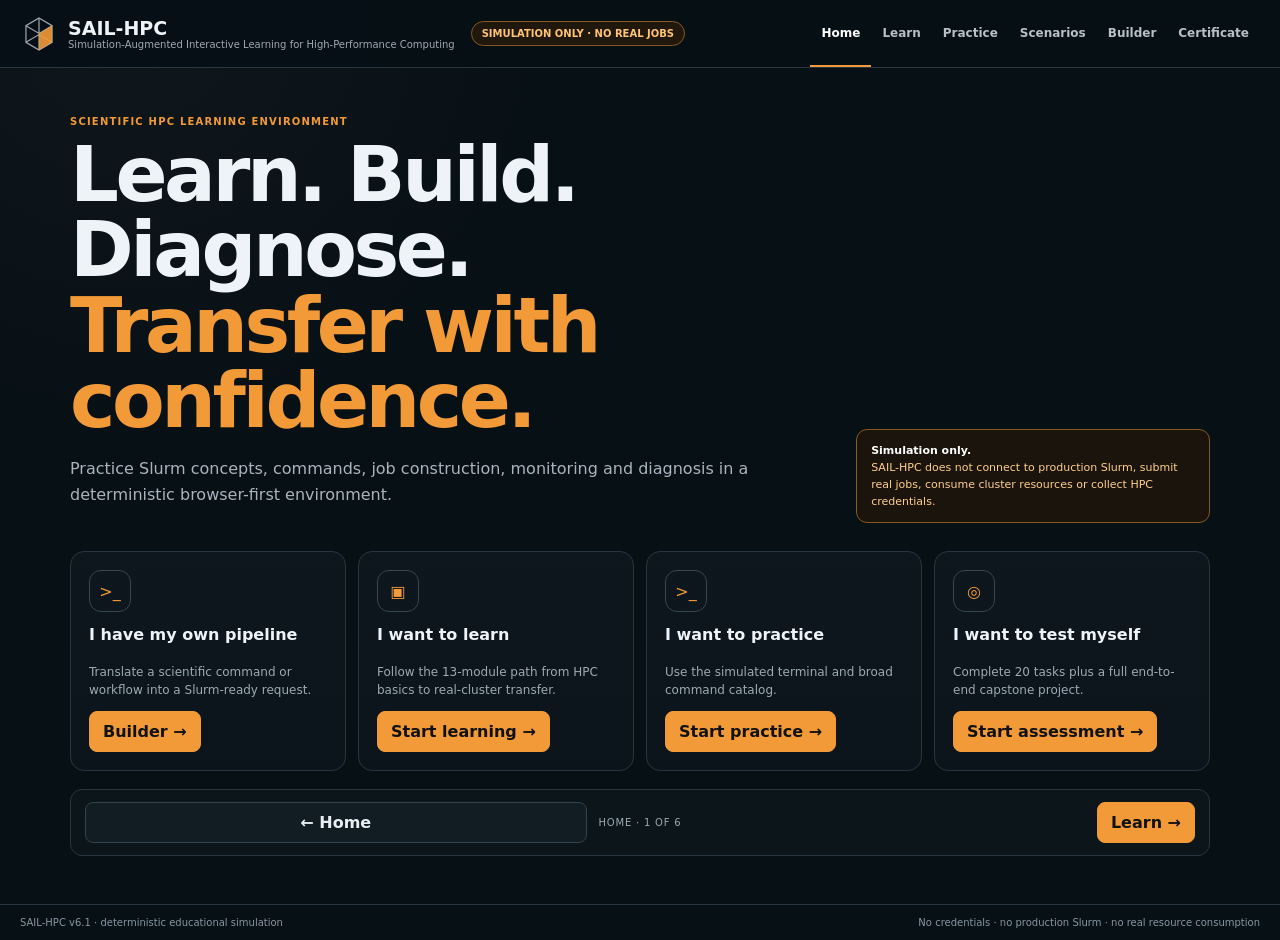
<file: sail-hpc-v6/index.html>
<!doctype html>
<html lang="en">
<head>
<meta charset="utf-8">
<meta name="viewport" content="width=device-width,initial-scale=1">
<meta name="theme-color" content="#071015">
<title>SAIL-HPC v6.1 · Interactive HPC learning</title>
<style>
:root{--bg:#071015;--panel:#0d171d;--panel2:#111c23;--line:#273640;--text:#eef3f7;--muted:#9daab4;--orange:#f29a38;--green:#65d38f;--blue:#62a8ff;--purple:#aa82ff;--red:#ff8a8a;--term:#020608}*{box-sizing:border-box}html{scroll-behavior:auto;min-height:100%}body{margin:0;min-height:100vh;display:flex;flex-direction:column;background:radial-gradient(circle at 10% 0,#10171b 0,#071015 30%);color:var(--text);font-family:Inter,system-ui,-apple-system,Segoe UI,Arial,sans-serif}button,input,textarea,select{font:inherit}button{cursor:pointer}#app{flex:1;width:100%}.topbar{height:68px;position:sticky;top:0;z-index:50;background:#071015f5;border-bottom:1px solid var(--line);display:flex;align-items:center;gap:16px;padding:0 20px}.brand{display:flex;align-items:center;gap:10px;min-width:350px}.brand svg{width:38px;height:38px}.brand strong{display:block;font-size:19px}.brand small{display:block;color:var(--muted);font-size:10px}.badge{border:1px solid #865a20;background:#20170d;color:#ffc475;border-radius:999px;padding:6px 10px;font-size:10px;font-weight:800}.nav{margin-left:auto;height:100%;display:flex}.nav button{border:0;border-bottom:2px solid transparent;background:transparent;color:#b7c1c8;padding:0 11px;font-weight:800;font-size:12px}.nav button.active{color:#fff;border-bottom-color:var(--orange)}.shell{max-width:1480px;margin:auto;padding:24px 20px 28px}.card{border:1px solid var(--line);background:linear-gradient(180deg,var(--panel),#0a141a);border-radius:14px}.eyebrow{color:var(--orange);font-size:10px;text-transform:uppercase;letter-spacing:.12em;font-weight:900}.muted{color:var(--muted)}.primary,.secondary,.ghost{border-radius:8px;padding:10px 13px;font-weight:850}.primary{background:var(--orange);border:1px solid var(--orange);color:#111}.secondary{background:#111c23;border:1px solid #31434e;color:#e8eef2}.ghost{background:transparent;border:1px solid #31434e;color:#dfe6eb}.notice{border:1px solid #865a20;background:#1b140c;color:#ffd08b;border-radius:11px;padding:12px 14px;font-size:11px;line-height:1.55}.notice strong{color:#fff}.home{min-height:calc(100vh - 112px);display:grid;align-items:center}.home-inner{max-width:1180px;margin:auto;padding:48px 20px}.hero{display:grid;grid-template-columns:1.5fr .7fr;gap:28px;align-items:end}.hero h1{font-size:clamp(44px,6vw,78px);line-height:.98;letter-spacing:-.045em;margin:10px 0 18px}.hero h1 span{color:var(--orange)}.hero p{max-width:760px;color:#a9b5be;font-size:16px;line-height:1.6}.route-grid{display:grid;grid-template-columns:repeat(4,1fr);gap:12px;margin-top:28px}.route{padding:18px;min-height:168px;display:flex;flex-direction:column}.route .ico{width:42px;height:42px;border:1px solid #354751;border-radius:12px;display:grid;place-items:center;color:var(--orange);margin-bottom:13px}.route h2{font-size:16px;margin:0 0 7px}.route p{color:var(--muted);font-size:12px;line-height:1.5}.route button{margin-top:auto;align-self:flex-start}.page-head{display:flex;justify-content:space-between;gap:16px;align-items:flex-end;margin-bottom:16px}.page-head h1{margin:4px 0;font-size:30px}.page-head p{max-width:820px;color:var(--muted);font-size:13px;line-height:1.5}.learn-grid,.practice-grid,.builder-grid,.assessment-grid{align-items:start}.learn-grid{display:grid;grid-template-columns:235px minmax(0,1fr) 285px;gap:12px}.sidebar,.main,.right,.practice-side,.builder-side,.builder-main,.script-panel,.assessment-main,.assessment-side{padding:14px;align-self:start}.lesson-list{display:grid;gap:5px;margin-top:10px}.lesson-btn,.step-btn,.cat-btn{width:100%;text-align:left;border:1px solid #273943;background:#0f191f;color:#dbe4e9;padding:9px;border-radius:8px}.lesson-btn.active,.step-btn.active,.cat-btn.active{border-color:#9a5f25;background:#24190e;color:#fff}.tabs{display:flex;gap:20px;border-bottom:1px solid var(--line);margin:12px 0;overflow:auto}.tabs button{border:0;background:transparent;color:#98a7b1;padding:9px 0;white-space:nowrap;font-size:11px}.tabs button.active{color:var(--orange);border-bottom:2px solid var(--orange);font-weight:850}.command-grid{display:grid;grid-template-columns:repeat(3,1fr);gap:8px}.command{border:1px solid #24353f;background:#101b22;border-radius:9px;padding:10px}.command strong{display:block}.command p{font-size:10px;color:var(--muted);min-height:28px}.command code{display:block;background:#030709;color:#ffe0a7;padding:7px;border-radius:6px;font-size:10px;overflow:hidden}.right{display:grid;gap:10px;align-content:start}.right .card{padding:12px}.right h3{font-size:12px;margin:0 0 8px}.right p,.right li{font-size:10px;color:var(--muted);line-height:1.5}.stepnav{display:flex;justify-content:space-between;gap:10px;margin-top:16px;padding-top:14px;border-top:1px solid var(--line)}.workspace-nav{display:grid;grid-template-columns:1fr auto 1fr;gap:12px;align-items:center;margin-top:18px;padding:12px 14px;border:1px solid var(--line);background:#0b151a;border-radius:12px}.workspace-nav .next{justify-self:end}.workspace-nav .where{text-align:center;color:var(--muted);font-size:10px;text-transform:uppercase;letter-spacing:.08em}.practice-grid{display:grid;grid-template-columns:minmax(0,1.3fr) 380px;gap:12px}.terminal{background:var(--term);border:1px solid #2a3a44;border-radius:12px;overflow:hidden}.term-head{padding:10px 12px;background:#0b151a;border-bottom:1px solid #1f2d35;display:flex;justify-content:space-between;font-size:11px}.term-body{min-height:420px;max-height:520px;overflow:auto;padding:12px;font:12px/1.6 ui-monospace,Consolas,monospace;white-space:pre-wrap}.prompt{color:var(--green)}.term-form{display:grid;grid-template-columns:auto 1fr auto;gap:8px;padding:10px 12px;border-top:1px solid #1f2d35}.term-form input{background:#020608;color:white;border:1px solid #2b3a43;border-radius:7px;padding:9px}.catalog-tabs{display:flex;flex-wrap:wrap;gap:6px;margin:10px 0}.catalog-tabs button{border:1px solid #31434e;background:#101a20;color:#bcc7cf;border-radius:999px;padding:6px 9px;font-size:10px}.catalog-tabs button.active{border-color:var(--orange);color:#fff}.catalog{display:grid;gap:7px;max-height:520px;overflow:auto}.catalog button{border:1px solid #263943;background:#0d171d;color:#e8eef2;border-radius:8px;padding:10px;text-align:left}.catalog code{display:block;color:#ffd79f}.catalog span{font-size:10px;color:var(--muted)}.scenario-grid{display:grid;grid-template-columns:repeat(3,1fr);gap:10px}.scenario{padding:15px}.scenario h3{margin:5px 0}.scenario p{font-size:11px;color:var(--muted);line-height:1.5}.builder-grid{display:grid;grid-template-columns:240px minmax(0,1fr) minmax(380px,.9fr);gap:12px}.fields{display:grid;grid-template-columns:repeat(2,1fr);gap:10px}.fields label{font-size:10px;color:#aeb9c1}.fields input,.fields textarea,.fields select{width:100%;margin-top:5px;background:#081116;color:#eef3f7;border:1px solid #2b3a44;border-radius:8px;padding:10px}.fields textarea{min-height:100px}.full{grid-column:1/-1}.script{background:#020608;border:1px solid #263740;border-radius:8px;padding:12px;min-height:390px;color:#dce7ed;font:12px/1.6 ui-monospace,Consolas,monospace;white-space:pre-wrap}.assessment-grid{display:grid;grid-template-columns:minmax(0,1fr) 330px;gap:12px}.stages{display:grid;grid-template-columns:repeat(4,1fr);gap:6px;margin-bottom:14px}.stage{border:1px solid #2a3a44;background:#0f191f;border-radius:8px;padding:9px;text-align:center;font-size:10px;color:#aebac2}.stage.active{border-color:var(--orange);color:#fff;background:#24190e}.qcard{border:1px solid #273943;background:#0f191f;border-radius:10px;padding:15px}.qcard label{display:block;margin:8px 0;font-size:11px}.qcard input[type=text],.qcard textarea{width:100%;background:#04090c;border:1px solid #2c3c45;color:#eef3f7;border-radius:8px;padding:10px}.project-grid{display:grid;grid-template-columns:1fr 1fr;gap:10px}.editor{width:100%;min-height:280px;background:#020608;color:#eef3f7;border:1px solid #2a3a44;border-radius:8px;padding:12px;font:12px/1.55 ui-monospace,Consolas,monospace}.big{font-size:44px;font-weight:950;color:var(--orange)}.certificate{display:none;margin-top:14px;padding:28px;background:#f7f5ef;color:#101820;border:6px solid #111820;border-radius:12px;outline:2px solid #f29a38;outline-offset:-14px}.certificate.show{display:block}.cert-preview{position:relative;margin-top:14px;padding:18px 15px 16px;background:#f7f5ef;color:#101820;border:4px solid #111820;border-radius:10px;outline:1px solid #f29a38;outline-offset:-9px;min-height:220px;overflow:hidden}.cert-preview .mini-brand{font-size:10px;font-weight:900;letter-spacing:.08em;color:#3c4951}.cert-preview h4{font-size:17px;line-height:1.15;margin:18px 0 6px}.cert-preview .sample-name{font-size:20px;font-weight:850;margin:12px 0}.cert-preview p{font-size:9px;line-height:1.45;color:#52616a}.cert-preview .score{font-size:18px;font-weight:950;color:#a45e13}.cert-preview .lock{position:absolute;inset:auto 12px 12px 12px;background:#111820e8;color:#ffd08b;border-radius:7px;padding:8px;text-align:center;font-size:9px;font-weight:900;letter-spacing:.06em}.footer{margin-top:auto;border-top:1px solid var(--line);padding:12px 20px;color:#8797a2;font-size:10px;display:flex;justify-content:space-between}@media(max-width:1180px){.learn-grid{grid-template-columns:220px 1fr}.right{grid-column:1/-1;grid-template-columns:repeat(3,1fr)}.builder-grid{grid-template-columns:220px 1fr}.script-panel{grid-column:1/-1}.route-grid{grid-template-columns:repeat(2,1fr)}}@media(max-width:800px){.brand{min-width:0}.brand small,.badge{display:none}.nav{overflow:auto}.hero,.learn-grid,.practice-grid,.builder-grid,.assessment-grid,.project-grid,.fields,.scenario-grid{grid-template-columns:1fr}.right,.command-grid,.route-grid{grid-template-columns:1fr}.full{grid-column:auto}.workspace-nav{grid-template-columns:1fr 1fr}.workspace-nav .where{grid-column:1/-1;grid-row:1}.workspace-nav .next{justify-self:stretch}.workspace-nav button{width:100%}}
</style>
</head>
<body>
<header class="topbar"><div class="brand"><svg viewBox="0 0 64 64" aria-label="SAIL-HPC geometric logo"><g fill="none" stroke="#9faab2" stroke-width="2"><path d="M32 5 54 18v28L32 59 10 46V18Z"/><path d="M32 5v54M10 18l22 13 22-13M10 46l22-13 22 13"/></g><path d="M32 31 54 18v28L32 59Z" fill="#f29a38" opacity=".9"/></svg><div><strong>SAIL-HPC</strong><small>Simulation-Augmented Interactive Learning for High-Performance Computing</small></div></div><span class="badge">SIMULATION ONLY · NO REAL JOBS</span><nav class="nav" id="nav"></nav></header>
<main id="app"></main>
<footer class="footer"><span>SAIL-HPC v6.1 · deterministic educational simulation</span><span>No credentials · no production Slurm · no real resource consumption</span></footer>
<script>
const VIEWS=['home','learn','practice','scenarios','builder','assessment'];
const LABELS={home:'Home',learn:'Learn',practice:'Practice',scenarios:'Scenarios',builder:'Builder',assessment:'Certificate'};
const S={view:'home',lesson:0,tab:'concept',cat:0,builderStep:0,q:0,stage:'questions',answers:Array(20).fill('')};
history.scrollRestoration='manual';
function topNow(){document.documentElement.scrollTop=0;document.body.scrollTop=0;window.scrollTo(0,0);requestAnimationFrame(()=>window.scrollTo(0,0));}
function nav(v){S.view=v;render();topNow();}
function renderNav(){const n=document.getElementById('nav');n.innerHTML='';VIEWS.forEach(v=>{const b=document.createElement('button');b.textContent=LABELS[v];b.className=S.view===v?'active':'';b.onclick=()=>nav(v);n.appendChild(b)})}
function workspaceNav(){const i=VIEWS.indexOf(S.view),prev=VIEWS[Math.max(0,i-1)],next=VIEWS[Math.min(VIEWS.length-1,i+1)];return `<div class="workspace-nav"><button class="secondary" data-view-prev ${i===0?'disabled':''}>← ${LABELS[prev]}</button><div class="where">${LABELS[S.view]} · ${i+1} of ${VIEWS.length}</div><button class="primary next" data-view-next ${i===VIEWS.length-1?'disabled':''}>${LABELS[next]} →</button></div>`}
const LESSONS=[
['What is an HPC cluster?','Login nodes, compute nodes, storage and scheduler boundaries.'],['Login vs compute node','Know where interactive preparation ends and scheduled compute begins.'],['What Slurm does','Requests, allocation, states and accounting.'],['Partitions and resources','CPU, memory, walltime, GPUs and site policy.'],['Your first batch script','Shebang, #SBATCH directives, environment and command.'],['Modules and Conda','Reproducible software environments.'],['Monitor a job','Use squeue, scontrol, sacct and seff appropriately.'],['Why jobs stay pending','Resources, priority, dependencies and policy.'],['Job arrays','Scale repeated tasks safely.'],['Dependencies','Connect workflow stages with afterok and related conditions.'],['OOM and TIMEOUT','Diagnose failures from evidence.'],['Accounting and revision','Use observed utilization to right-size requests.'],['Moving to a real cluster','Transfer safely using site documentation.']];
const COMMANDS={
'Discover & orient':[['sinfo','Inspect partitions and node state'],['sinfo -o "%P %a %l %D %T"','Custom partition view'],['scontrol show partition','Inspect partition configuration'],['scontrol show config','Reference cluster configuration'],['squeue','Inspect queue']],
'Submit & interactive':[['sbatch job.sh','Submit a batch script'],['sbatch --parsable job.sh','Return job ID cleanly'],['srun --pty bash','Interactive step (reference-only)'],['salloc','Interactive allocation (reference-only)']],
'Queue & inspect':[['squeue -u $USER','Your jobs'],['squeue -j 73001','One job'],['scontrol show job 73001','Detailed job record'],['squeue --start -j 73002','Estimated start when supported'],['sprio -j 73002','Priority components']],
'Accounting':[['sacct -j 73001','Completed/running accounting'],['sacct -X -j 73001','Allocation-level records'],['seff 73001','Efficiency summary'],['sstat -j 73001.batch','Running-job statistics'],['sshare','Fair-share information (site-dependent)']],
'Control':[['scancel 73001','Cancel job'],['scontrol hold 73001','Hold pending job'],['scontrol release 73001','Release held job'],['scontrol requeue 73001','Requeue when permitted']],
'Environment':[['module avail','List modules'],['module spider','Search module tree'],['module load IQ-TREE','Load software'],['module list','Loaded modules'],['conda activate env','Activate environment'],['which python','Resolve executable'],['python --version','Verify version']],
'Files & logs':[['pwd','Current path'],['ls -lh','List files'],['mkdir -p logs','Create log directory'],['tail -f logs/job.out','Follow output'],['less logs/job.err','Inspect error log'],['du -sh .','Disk usage'],['quota -s','Quota where available']],
'Arrays & dependencies':[['sbatch --array=1-12%3 qc.sh','Array with concurrency cap'],['echo $SLURM_ARRAY_TASK_ID','Array task ID'],['sbatch --dependency=afterok:73001 summary.sh','Submit dependent stage'],['squeue --array','Array-oriented queue view']]
};
const SCEN=[['Alignment OOM','Memory-sensitive alignment requiring evidence-based revision','alignment'],['FASTQ QC array','12-sample FastQC array with %3 concurrency','array'],['RNA-seq dependency','Downstream summary after upstream success','dep'],['Bacterial pangenome','Threaded Roary workload','pan'],['GPU molecular dynamics','Single-GPU modeled workload','gpu'],['Walltime failure','TIMEOUT diagnosis and revision','time']];
let B={job:'analysis',partition:'compute',nodes:'1',ntasks:'1',cpus:'8',mem:'16G',time:'02:00:00',command:'python3 analysis.py input.tsv output.tsv',workdir:'$HOME/project',modules:'Python',conda:'',env:'OMP_NUM_THREADS=$SLURM_CPUS_PER_TASK',stdout:'logs/%x-%j.out',stderr:'logs/%x-%j.err',account:'',qos:'',gpu:'',constraint:'',array:'',dependency:'',mailtype:'',mailuser:''};
const Q=[
['mcq','Which command submits a batch script?',['squeue','sbatch','sacct'],'sbatch'],['text','Exact command to inspect partitions','sinfo'],['text','Exact directive requesting 8 CPUs/task','#SBATCH --cpus-per-task=8'],['mcq','A job exceeds requested memory. Likely state?',['OOM','PENDING','HELD'],'OOM'],['text','Exact command to inspect job 73001','scontrol show job 73001'],['text','Exact command to cancel 73001','scancel 73001'],['mcq','Best evidence after completion?',['sacct/seff','ls','pwd'],'sacct/seff'],['text','Exact 12-task array capped at 3','#SBATCH --array=1-12%3'],['text','Exact afterok dependency on 73001','#SBATCH --dependency=afterok:73001'],['mcq','Requesting 8 CPUs automatically creates 8 threads?',['Yes','No'],'No'],['text','Environment variable tying OpenMP to allocation','OMP_NUM_THREADS=$SLURM_CPUS_PER_TASK'],['mcq','Where should heavy compute normally run?',['Login node','Allocated compute node'],'Allocated compute node'],['text','Exact 20 GB memory directive','#SBATCH --mem=20G'],['text','Exact 2-hour walltime directive','#SBATCH --time=02:00:00'],['mcq','Which is site-specific?',['Account/QOS','Shebang'],'Account/QOS'],['text','Exact command for your jobs','squeue -u $USER'],['mcq','afterok means downstream starts when upstream...',['succeeds','starts','is pending'],'succeeds'],['text','Exact stdout pattern using job name and ID','logs/%x-%j.out'],['mcq','SAIL-HPC actually submits to production Slurm?',['Yes','No'],'No'],['text','Exact command to inspect efficiency of 73001','seff 73001']];
let P1='#!/bin/bash\n#SBATCH --job-name=qc\n',P2='#!/bin/bash\n#SBATCH --job-name=summary\n',PD='';let TC={partition:false,account:false,module:false,paths:false};
function render(){renderNav();const a=document.getElementById('app');a.innerHTML=S.view==='home'?home():S.view==='learn'?learn():S.view==='practice'?practice():S.view==='scenarios'?scenarios():S.view==='builder'?builder():assessment();wire();}
function home(){return `<section class="home"><div class="home-inner"><div class="hero"><div><div class="eyebrow">Scientific HPC learning environment</div><h1>Learn. Build.<br>Diagnose.<br><span>Transfer with confidence.</span></h1><p>Practice Slurm concepts, commands, job construction, monitoring and diagnosis in a deterministic browser-first environment.</p></div><div class="notice"><strong>Simulation only.</strong><br>SAIL-HPC does not connect to production Slurm, submit real jobs, consume cluster resources or collect HPC credentials.</div></div><div class="route-grid">${route('>_','I have my own pipeline','Translate a scientific command or workflow into a Slurm-ready request.','Builder','builder')}${route('▣','I want to learn','Follow the 13-module path from HPC basics to real-cluster transfer.','Start learning','learn')}${route('>_','I want to practice','Use the simulated terminal and broad command catalog.','Start practice','practice')}${route('◎','I want to test myself','Complete 20 tasks plus a full end-to-end capstone project.','Start assessment','assessment')}</div>${workspaceNav()}</div></section>`}
function route(i,h,p,b,v){return `<article class="card route"><div class="ico">${i}</div><h2>${h}</h2><p>${p}</p><button class="primary" data-nav="${v}">${b} →</button></article>`}
function head(k,h,p){return `<div class="page-head"><div><div class="eyebrow">${k}</div><h1>${h}</h1><p>${p}</p></div><div class="notice"><strong>Simulated environment:</strong> outputs are modeled; no real scheduler actions occur.</div></div>`}
function learn(){let l=LESSONS[S.lesson];return `<div class="shell">${head('Guided curriculum','Learn Slurm by doing','13 modules with concepts, commands, hands-on practice and transfer guidance.')}<div class="learn-grid"><aside class="card sidebar"><div class="eyebrow">13 modules</div><div class="lesson-list">${LESSONS.map((x,i)=>`<button class="lesson-btn ${i===S.lesson?'active':''}" data-lesson="${i}">${i+1}. ${x[0]}</button>`).join('')}</div></aside><section class="card main"><div class="eyebrow">Lesson ${S.lesson+1} of 13</div><h2>${l[0]}</h2><p class="muted">${l[1]}</p><div class="tabs">${['concept','commands','hands','transfer'].map(t=>`<button class="${S.tab===t?'active':''}" data-tab="${t}">${{concept:'Concept',commands:'Commands & literacy',hands:'Hands-on',transfer:'Transfer tips'}[t]}</button>`).join('')}</div>${lessonPanel()}<div class="stepnav"><button class="secondary" data-prev-lesson>← Previous lesson</button><button class="primary" data-next-lesson>Next lesson →</button></div></section><aside class="right"><div class="card"><h3>Learning objective</h3><p>${l[1]}</p></div><div class="card"><h3>Remember</h3><ul><li>Requests are not usage.</li><li>Site policy varies.</li><li>Evidence should drive revisions.</li></ul></div><div class="card"><h3>Transfer rule</h3><p>Verify partition, account/QOS, modules, paths and limits in your institution's documentation.</p></div></aside></div>${workspaceNav()}</div>`}
function lessonPanel(){if(S.tab==='concept')return `<div class="card" style="padding:14px"><h3>Core idea</h3><p class="muted">${LESSONS[S.lesson][1]}</p><p>This lesson connects the conceptual model to the exact Slurm objects and commands you will use later.</p></div>`;if(S.tab==='commands'){let all=Object.values(COMMANDS).flat().slice(Math.max(0,S.lesson*2-2),Math.max(0,S.lesson*2-2)+6);return `<div class="command-grid">${all.map(c=>`<div class="command"><strong>${c[0]}</strong><p>${c[1]}</p><code>${c[0]}</code></div>`).join('')}</div>`}if(S.tab==='hands')return `<div class="card" style="padding:14px"><h3>Hands-on task</h3><p class="muted">Open Practice, run the relevant command, inspect the modeled output, then explain what evidence you would verify on a real cluster.</p><button class="primary" data-nav="practice">Open Practice →</button></div>`;return `<div class="notice"><strong>Transfer tip:</strong> Never copy site-specific partitions, accounts, QOS, modules, paths or limits blindly. Export the pattern, then adapt it to local documentation.</div>`}
function practice(){let names=Object.keys(COMMANDS),name=names[S.cat];return `<div class="shell">${head('Practice','Command fluency','A broad Slurm/HPC command catalog with selected deterministic simulations and honest reference-only behavior.')}<div class="practice-grid"><section class="terminal"><div class="term-head"><span>SAIL-HPC terminal · simulated</span><span>no real shell</span></div><div class="term-body" id="term"><span class="prompt">sail-hpc:~$</span> sinfo\nPARTITION AVAIL NODES STATE\nshort up 4 mix\ncompute up 6 idle\n[SIMULATED OUTPUT]</div><div class="term-form"><span class="prompt">$</span><input id="cmd" placeholder="Type or insert a command"><button class="primary" id="run">Run</button></div></section><aside class="card practice-side"><div class="eyebrow">Command catalog</div><div class="catalog-tabs">${names.map((n,i)=>`<button class="${i===S.cat?'active':''}" data-cat="${i}">${n}</button>`).join('')}</div><div class="catalog">${COMMANDS[name].map(c=>`<button data-insert="${esc(c[0])}"><code>${c[0]}</code><span>${c[1]}</span></button>`).join('')}</div><div class="stepnav"><button class="secondary" data-prev-cat>← Previous group</button><button class="primary" data-next-cat>Next group →</button></div></aside></div>${workspaceNav()}</div>`}
function scenarios(){return `<div class="shell">${head('Scientific scenarios','Practice recognizable workloads','Load a scenario into the full Builder, inspect the generated script and revise it.')}<div class="scenario-grid">${SCEN.map(s=>`<article class="card scenario"><div class="eyebrow">${s[2]}</div><h3>${s[0]}</h3><p>${s[1]}</p><button class="primary" data-scenario="${s[2]}">Load into Builder →</button></article>`).join('')}</div>${workspaceNav()}</div>`}
function builder(){return `<div class="shell">${head('Full Slurm Builder','Construct a transparent batch request','Resources, environment, paths, advanced directives and a live generated script. Nothing is submitted.')}<div class="builder-grid"><aside class="card builder-side"><div class="eyebrow">Builder steps</div>${['Resources','Environment & paths','Advanced options','Review & export'].map((x,i)=>`<button class="step-btn ${i===S.builderStep?'active':''}" data-bstep="${i}" style="margin-top:7px">${i+1}. ${x}</button>`).join('')}</aside><section class="card builder-main">${builderPane()}<div class="stepnav"><button class="secondary" data-prev-builder>← Back</button><button class="primary" data-next-builder>Next →</button></div></section><aside class="card script-panel"><div class="eyebrow">Generated script</div><h3>job.sh</h3><pre class="script" id="script">${esc(scriptText())}</pre><p class="muted" style="font-size:10px">Generated locally. Not submitted or executed.</p></aside></div>${workspaceNav()}</div>`}
function field(k,l,v){return `<label>${l}<input data-b="${k}" value="${esc(v)}"></label>`}
function builderPane(){if(S.builderStep===0)return `<div class="eyebrow">Step 1</div><h2>Resources</h2><div class="fields">${field('job','Job name',B.job)}${field('partition','Partition',B.partition)}${field('nodes','Nodes',B.nodes)}${field('ntasks','Tasks',B.ntasks)}${field('cpus','CPUs/task',B.cpus)}${field('mem','Memory',B.mem)}${field('time','Walltime',B.time)}<label class="full">Command<textarea data-b="command">${esc(B.command)}</textarea></label></div>`;if(S.builderStep===1)return `<div class="eyebrow">Step 2</div><h2>Environment & paths</h2><div class="fields">${field('workdir','Working directory',B.workdir)}${field('conda','Conda environment',B.conda)}<label class="full">Modules<textarea data-b="modules">${esc(B.modules)}</textarea></label><label class="full">Environment variables<textarea data-b="env">${esc(B.env)}</textarea></label>${field('stdout','Stdout',B.stdout)}${field('stderr','Stderr',B.stderr)}</div>`;if(S.builderStep===2)return `<div class="eyebrow">Step 3</div><h2>Advanced scheduler options</h2><div class="fields">${field('account','Account',B.account)}${field('qos','QOS',B.qos)}${field('gpu','GRES / GPU',B.gpu)}${field('constraint','Constraint',B.constraint)}${field('array','Array',B.array)}${field('dependency','Dependency',B.dependency)}${field('mailtype','Mail type',B.mailtype)}${field('mailuser','Mail user',B.mailuser)}</div>`;return `<div class="eyebrow">Step 4</div><h2>Review before export</h2><div class="notice"><strong>Still simulated:</strong> this script has not been submitted anywhere.</div><p class="muted">Verify CPU/application threading, memory, walltime, account/QOS, modules, paths, logs, arrays/dependencies and GPU syntax against the target institution.</p>`}
function scriptText(){let x=`#!/bin/bash\n#SBATCH --job-name=${B.job}\n#SBATCH --partition=${B.partition}\n#SBATCH --nodes=${B.nodes}\n#SBATCH --ntasks=${B.ntasks}\n#SBATCH --cpus-per-task=${B.cpus}\n#SBATCH --mem=${B.mem}\n#SBATCH --time=${B.time}\n#SBATCH --output=${B.stdout}\n#SBATCH --error=${B.stderr}\n`;[['account','account'],['qos','qos'],['gpu','gres'],['constraint','constraint'],['array','array'],['dependency','dependency'],['mailtype','mail-type'],['mailuser','mail-user']].forEach(([k,d])=>{if(B[k])x+=`#SBATCH --${d}=${B[k]}\n`});x+=`\nmkdir -p logs\ncd "${B.workdir}"\n`;B.modules.split(/\n+/).filter(Boolean).forEach(m=>x+=`module load ${m}\n`);if(B.conda)x+=`conda activate ${B.conda}\n`;B.env.split(/\n+/).filter(Boolean).forEach(e=>x+=`export ${e}\n`);return x+`\n${B.command}\n`}
function assessment(){return `<div class="shell">${head('Project-based certification','Practical Readiness Examination','20 mixed tasks plus a complete two-stage HPC project. Certificate unlocks only at 100/100.')}<div class="assessment-grid"><section class="card assessment-main"><div class="stages">${['questions','project','results','certificate'].map((x,i)=>`<div class="stage ${S.stage===x?'active':''}">${i+1}. ${x}</div>`).join('')}</div>${assessmentBody()}</section><aside class="card assessment-side"><div class="eyebrow">Scoring</div><div class="big">${scoreTotal()}/100</div><p class="muted">20 tasks: 60 points<br>Capstone: 40 points</p><div class="notice"><strong>Certificate gate:</strong> exactly 100/100.</div>${certificatePreview()}</aside></div>${workspaceNav()}</div>`}
function certificatePreview(){return `<div class="cert-preview"><div class="mini-brand">SAIL-HPC</div><h4>Certificate of Practice Completion</h4><div class="sample-name">Learner Name</div><p>Practical Readiness Examination + end-to-end scientific HPC capstone project.</p><div class="score">100 / 100</div><div class="lock">PREVIEW · UNLOCKS AT 100/100</div></div>`}
function assessmentBody(){if(S.stage==='questions'){let q=Q[S.q];return `<div class="qcard"><div class="eyebrow">Task ${S.q+1} of 20 · 3 points</div><h3>${q[1]}</h3>${q[0]==='mcq'?q[2].map(o=>`<label><input type="radio" name="qa" value="${esc(o)}" ${S.answers[S.q]===o?'checked':''}> ${o}</label>`).join(''):`<input type="text" id="qaText" value="${esc(S.answers[S.q])}" placeholder="Type the exact command/directive">`}</div><div class="stepnav"><button class="secondary" data-qprev>← Previous</button><button class="primary" data-qnext>${S.q===19?'Continue to project →':'Next task →'}</button></div>`}if(S.stage==='project')return `<div class="eyebrow">Final capstone · 40 points</div><h2>Two-stage genomics QC workflow</h2><div class="notice"><strong>Built locally only.</strong> These files are never submitted by SAIL-HPC.</div><div class="project-grid"><div><h3>01_qc_array.sh</h3><textarea id="p1" class="editor">${esc(P1)}</textarea></div><div><h3>02_summary.sh</h3><textarea id="p2" class="editor">${esc(P2)}</textarea></div></div><h3>03_diagnosis.md</h3><textarea id="pd" class="editor" style="min-height:150px">${esc(PD)}</textarea><h3>Real-cluster transfer checklist</h3>${[['partition','Partition/limits verified'],['account','Account/QOS verified'],['module','Modules/software verified'],['paths','Paths/permissions/quota verified']].map(([k,l])=>`<label style="display:block;margin:7px 0"><input type="checkbox" data-tc="${k}" ${TC[k]?'checked':''}> ${l}</label>`).join('')}<div class="stepnav"><button class="secondary" data-projback>← Back to tasks</button><button class="primary" data-projscore>Score project →</button></div>`;if(S.stage==='results')return `<div class="eyebrow">Results</div><h2>${scoreTotal()===100?'Perfect completion':'Not yet complete'}</h2><div class="big">${scoreTotal()}/100</div><p class="muted">Return to any missed tasks or revise the capstone until every requirement is satisfied.</p><div class="stepnav"><button class="secondary" data-resultback>← Revise project</button><button class="primary" data-cert ${scoreTotal()===100?'':'disabled'}>Open certificate →</button></div>`;return `<div class="certificate ${scoreTotal()===100?'show':''}"><div class="eyebrow">SAIL-HPC</div><h2>Certificate of Practice Completion</h2><p>This certifies successful completion of the SAIL-HPC Practical Readiness Examination and capstone project.</p><h3>Score: 100/100</h3><p>Simulation-Augmented Interactive Learning for High-Performance Computing</p></div><button class="primary" onclick="window.print()">Print / Save PDF</button>`}
function scoreQuestions(){let s=0;Q.forEach((q,i)=>{let a=(S.answers[i]||'').trim();if(q[0]==='mcq'&&a===q[3])s+=3;if(q[0]==='text'&&norm(a)===norm(q[2]))s+=3});return s}
function scoreProject(){let s=0;let a=[/--partition=short|--partition short/,/--array=1-12%3|--array 1-12%3/,/--cpus-per-task=2|--cpus-per-task 2/,/--mem=4G|--mem 4G/,/--time=00:30:00|--time 00:30:00/,/%A_%a/,/SLURM_ARRAY_TASK_ID/,/fastqc/i];a.forEach(r=>{if(r.test(P1))s+=2});let b=[/--dependency=afterok:73001|--dependency afterok:73001/,/module load R/i,/Rscript summarize\.R/i,/--mem=4G|--mem 4G/,/--time=00:30:00|--time 00:30:00/,/--cpus-per-task=1|--cpus-per-task 1/];b.forEach(r=>{if(r.test(P2))s+=2});if(/sacct|seff/i.test(PD))s+=2;if(/oom|memory/i.test(PD))s+=2;if(/20G|20 GB|20480/i.test(PD))s+=2;if(/evidence|inspect|review/i.test(PD))s+=2;Object.values(TC).forEach(v=>{if(v)s+=1});return Math.min(40,s)}
function scoreTotal(){return Math.min(100,scoreQuestions()+scoreProject())}
function norm(x){return x.toLowerCase().replace(/\s+/g,' ').replace(/\s*=\s*/g,'=').trim()}
function simulate(c){if(/^sinfo\b/.test(c))return 'PARTITION AVAIL NODES STATE\nshort up 4 mix\ncompute up 6 idle\n[SIMULATED OUTPUT]';if(/^squeue\b/.test(c))return 'JOBID PARTITION NAME STATE\n73001 compute analysis R\n73002 short qc PD (Resources)\n[SIMULATED OUTPUT]';if(/^sacct\b/.test(c))return '73001 COMPLETED 00:18:42 8 14.2G\n[SIMULATED OUTPUT]';if(/^seff\s+73001/.test(c))return 'CPU Efficiency: 86%\nMemory Efficiency: 89%\n[SIMULATED EDUCATIONAL METRICS]';if(/^scontrol show job\s+73001/.test(c))return 'JobId=73001 JobState=RUNNING NumCPUs=8 ReqMem=16G\n[SIMULATED OUTPUT]';if(/^scancel\s+73001/.test(c))return 'Job 73001 cancelled in the local simulation only.';return 'REFERENCE-ONLY: not executed. Review purpose and adapt to your site documentation.'}
function loadScenario(id){if(id==='alignment')Object.assign(B,{job:'alignment',partition:'compute',cpus:'8',mem:'4G',time:'01:00:00',modules:'BWA\nSAMtools',command:'bwa mem -t "$SLURM_CPUS_PER_TASK" ref.fa reads.fq | samtools sort -o aligned.bam'});if(id==='array')Object.assign(B,{job:'fastq_qc',partition:'short',cpus:'2',mem:'4G',time:'00:30:00',array:'1-12%3',modules:'FastQC',command:'fastqc "reads/sample_${SLURM_ARRAY_TASK_ID}.fastq.gz"'});if(id==='dep')Object.assign(B,{job:'rna_summary',partition:'short',cpus:'1',mem:'4G',time:'00:30:00',dependency:'afterok:73001',modules:'R',command:'Rscript summarize.R results/ summary.tsv'});if(id==='pan')Object.assign(B,{job:'pangenome',partition:'compute',cpus:'8',mem:'16G',time:'02:00:00',modules:'Roary',command:'roary -p "$SLURM_CPUS_PER_TASK" -f results *.gff'});if(id==='gpu')Object.assign(B,{job:'gpu_md',partition:'gpu',cpus:'4',mem:'16G',time:'01:00:00',gpu:'gpu:1',modules:'CUDA',command:'python3 train.py --device cuda'});if(id==='time')Object.assign(B,{job:'long_job',partition:'compute',cpus:'4',mem:'8G',time:'01:00:00',command:'python3 long_analysis.py'});S.builderStep=0;nav('builder')}
function wire(){document.querySelectorAll('[data-nav]').forEach(b=>b.onclick=()=>nav(b.dataset.nav));let vprev=document.querySelector('[data-view-prev]'),vnext=document.querySelector('[data-view-next]');if(vprev&&!vprev.disabled)vprev.onclick=()=>{const i=VIEWS.indexOf(S.view);nav(VIEWS[Math.max(0,i-1)])};if(vnext&&!vnext.disabled)vnext.onclick=()=>{const i=VIEWS.indexOf(S.view);nav(VIEWS[Math.min(VIEWS.length-1,i+1)])};document.querySelectorAll('[data-lesson]').forEach(b=>b.onclick=()=>{S.lesson=+b.dataset.lesson;render();topNow()});document.querySelectorAll('[data-tab]').forEach(b=>b.onclick=()=>{S.tab=b.dataset.tab;render();topNow()});let pl=document.querySelector('[data-prev-lesson]'),nl=document.querySelector('[data-next-lesson]');if(pl)pl.onclick=()=>{S.lesson=Math.max(0,S.lesson-1);render();topNow()};if(nl)nl.onclick=()=>{S.lesson=Math.min(12,S.lesson+1);render();topNow()};document.querySelectorAll('[data-cat]').forEach(b=>b.onclick=()=>{S.cat=+b.dataset.cat;render();topNow()});let pc=document.querySelector('[data-prev-cat]'),nc=document.querySelector('[data-next-cat]');if(pc)pc.onclick=()=>{S.cat=Math.max(0,S.cat-1);render();topNow()};if(nc)nc.onclick=()=>{S.cat=Math.min(Object.keys(COMMANDS).length-1,S.cat+1);render();topNow()};document.querySelectorAll('[data-insert]').forEach(b=>b.onclick=()=>document.getElementById('cmd').value=b.dataset.insert);let run=document.getElementById('run');if(run)run.onclick=()=>{let i=document.getElementById('cmd'),c=i.value.trim();if(!c)return;let t=document.getElementById('term');t.innerHTML+=`\n<span class="prompt">sail-hpc:~$</span> ${esc(c)}\n${esc(simulate(c))}`;t.scrollTop=t.scrollHeight;i.value=''};document.querySelectorAll('[data-scenario]').forEach(b=>b.onclick=()=>loadScenario(b.dataset.scenario));document.querySelectorAll('[data-bstep]').forEach(b=>b.onclick=()=>{S.builderStep=+b.dataset.bstep;render();topNow()});let pb=document.querySelector('[data-prev-builder]'),nb=document.querySelector('[data-next-builder]');if(pb)pb.onclick=()=>{S.builderStep=Math.max(0,S.builderStep-1);render();topNow()};if(nb)nb.onclick=()=>{S.builderStep=Math.min(3,S.builderStep+1);render();topNow()};document.querySelectorAll('[data-b]').forEach(e=>e.oninput=()=>{B[e.dataset.b]=e.value;let s=document.getElementById('script');if(s)s.textContent=scriptText()});document.querySelectorAll('input[name=qa]').forEach(e=>e.onchange=()=>S.answers[S.q]=e.value);let qt=document.getElementById('qaText');if(qt)qt.oninput=e=>S.answers[S.q]=e.target.value;let qp=document.querySelector('[data-qprev]'),qn=document.querySelector('[data-qnext]');if(qp)qp.onclick=()=>{S.q=Math.max(0,S.q-1);render();topNow()};if(qn)qn.onclick=()=>{if(S.q<19)S.q++;else S.stage='project';render();topNow()};let p1=document.getElementById('p1'),p2=document.getElementById('p2'),pd=document.getElementById('pd');if(p1)p1.oninput=e=>P1=e.target.value;if(p2)p2.oninput=e=>P2=e.target.value;if(pd)pd.oninput=e=>PD=e.target.value;document.querySelectorAll('[data-tc]').forEach(e=>e.onchange=()=>TC[e.dataset.tc]=e.checked);let pback=document.querySelector('[data-projback]'),pscore=document.querySelector('[data-projscore]');if(pback)pback.onclick=()=>{S.stage='questions';S.q=19;render();topNow()};if(pscore)pscore.onclick=()=>{S.stage='results';render();topNow()};let rb=document.querySelector('[data-resultback]'),cert=document.querySelector('[data-cert]');if(rb)rb.onclick=()=>{S.stage='project';render();topNow()};if(cert&&!cert.disabled)cert.onclick=()=>{S.stage='certificate';render();topNow()};}
function esc(x){return String(x).replace(/[&<>"']/g,m=>({'&':'&amp;','<':'&lt;','>':'&gt;','"':'&quot;',"'":'&#39;'}[m]))}
window.addEventListener('pageshow',topNow);window.addEventListener('load',()=>{render();topNow()});
</script>
</body>
</html>
</file>
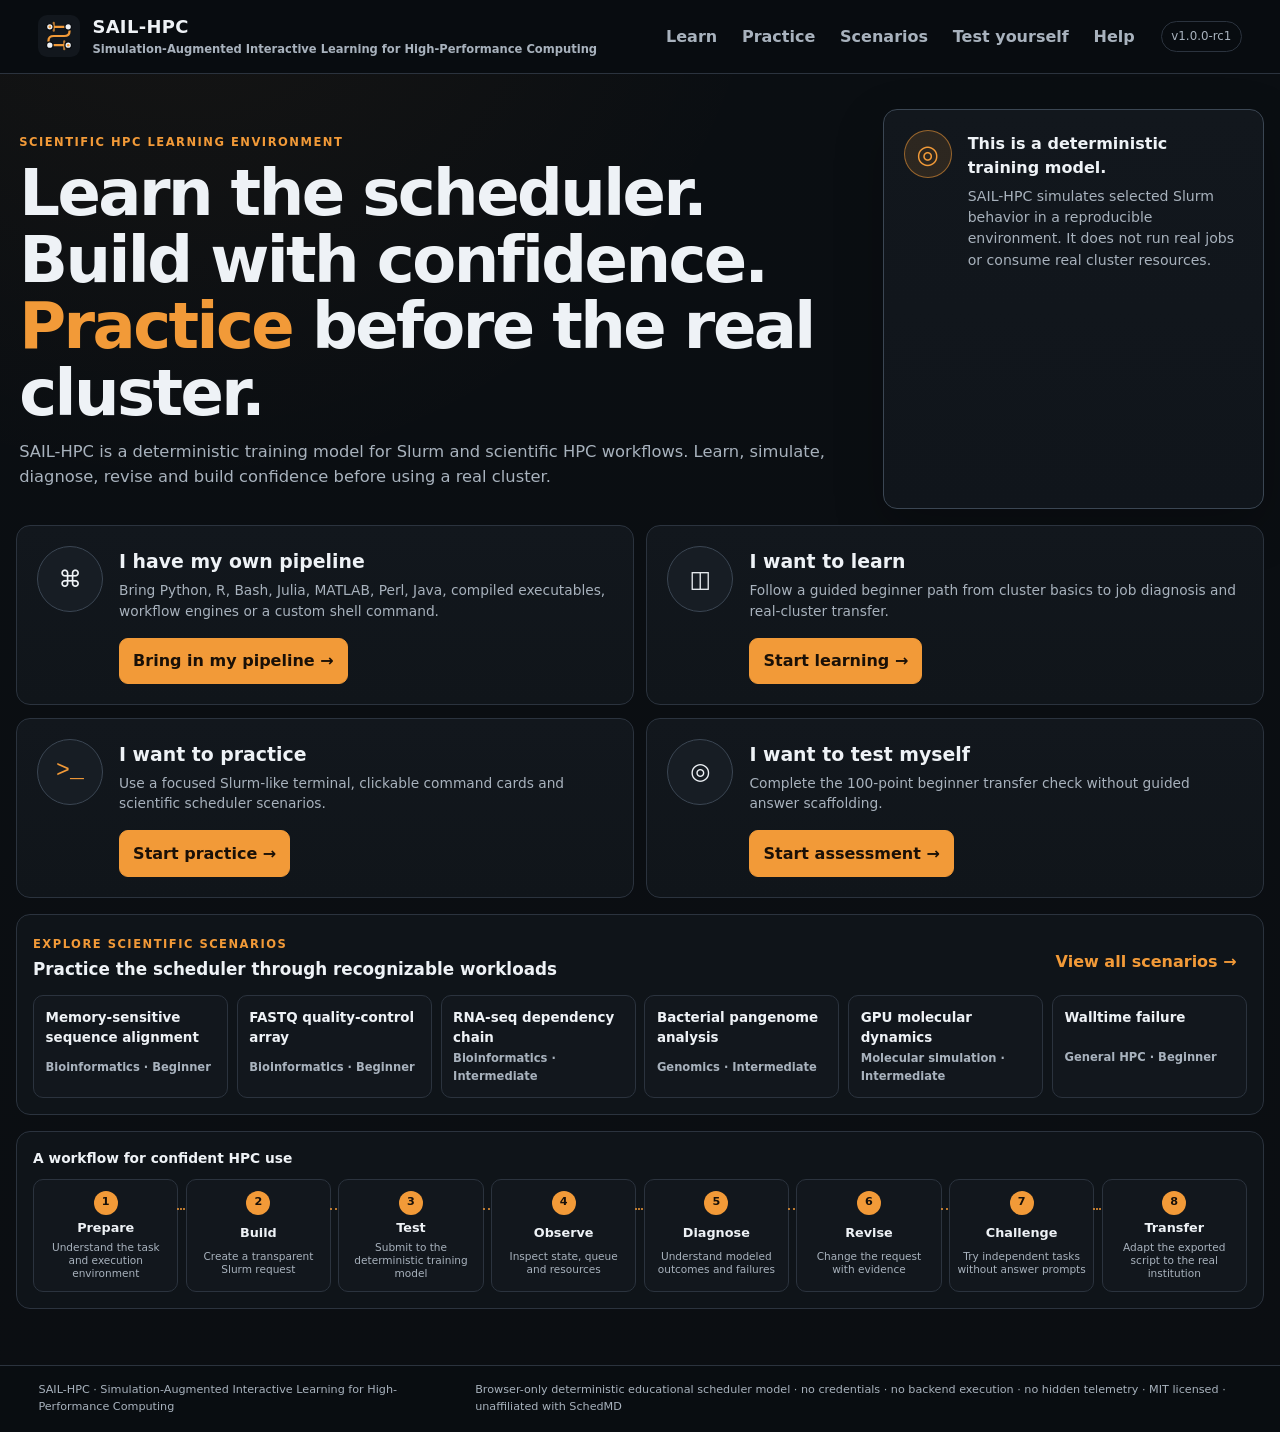
<file: sail-hpc/index.html>
<!doctype html>
<html lang="en">
<head>
  <meta charset="utf-8">
  <meta name="viewport" content="width=device-width, initial-scale=1">
  <meta name="description" content="SAIL-HPC, Simulation-Augmented Interactive Learning for High-Performance Computing, is a browser-first Slurm/HPC training environment for guided learning, pipeline-to-Slurm preparation, deterministic simulation, diagnosis, revision, assessment and transfer to real clusters.">
  <meta name="theme-color" content="#0b0e12">
  <meta property="og:title" content="SAIL-HPC">
  <meta property="og:description" content="Learn the scheduler. Build with confidence. Practice before the real cluster.">
  <meta property="og:type" content="website">
  <title>SAIL-HPC | Simulation-Augmented Interactive Learning for HPC</title>
  <link rel="icon" href="assets/img/favicon.svg" type="image/svg+xml">
  <link rel="stylesheet" href="assets/css/sail.css?v=depth6-20260828">
</head>
<body>
  <a class="skip-link" href="#main-content">Skip to main content</a>

  <header class="topbar">
    <button class="brand-button" type="button" data-route="home" aria-label="SAIL-HPC home">
      <img src="assets/img/sail-hpc-mark.svg" alt="" width="42" height="42">
      <span class="brand-copy">
        <strong>SAIL-HPC</strong>
        <small>Simulation-Augmented Interactive Learning for High-Performance Computing</small>
      </span>
    </button>
    <nav class="topnav" aria-label="Global navigation">
      <button type="button" class="nav-button" data-route="learn">Learn</button>
      <button type="button" class="nav-button" data-route="practice">Practice</button>
      <button type="button" class="nav-button" data-route="scenarios">Scenarios</button>
      <button type="button" class="nav-button" data-route="assessment">Test yourself</button>
      <button type="button" class="nav-button" id="help-button">Help</button>
    </nav>
    <div class="version-pill" aria-label="Application version">v1.0.0-rc1</div>
  </header>

  <div class="workspace-bar" id="workspace-bar" hidden>
    <button type="button" class="crumb-home" data-route="home">Home</button>
    <span aria-hidden="true">›</span>
    <strong id="workspace-title">Workspace</strong>
    <div class="workspace-actions">
      <button type="button" class="subtle" id="workspace-reset">Reset workspace</button>
      <button type="button" class="subtle" id="model-boundary-button">Model boundary</button>
    </div>
  </div>

  <main id="main-content">
    <section class="view view-home" data-view="home">
      <div class="home-shell">
        <div class="hero-grid">
          <div class="hero-copy">
            <span class="eyebrow">Scientific HPC learning environment</span>
            <h1>Learn the scheduler.<br>Build with confidence.<br><span>Practice</span> before the real cluster.</h1>
            <p>SAIL-HPC is a deterministic training model for Slurm and scientific HPC workflows. Learn, simulate, diagnose, revise and build confidence before using a real cluster.</p>
          </div>
          <aside class="model-card">
            <div class="model-icon" aria-hidden="true">◎</div>
            <div>
              <strong>This is a deterministic training model.</strong>
              <p>SAIL-HPC simulates selected Slurm behavior in a reproducible environment. It does not run real jobs or consume real cluster resources.</p>
            </div>
          </aside>
        </div>

        <div class="intent-grid" aria-label="Choose how to start">
          <article class="intent-card">
            <div class="intent-icon" aria-hidden="true">⌘</div>
            <div class="intent-body">
              <h2>I have my own pipeline</h2>
              <p>Bring Python, R, Bash, Julia, MATLAB, Perl, Java, compiled executables, workflow engines or a custom shell command.</p>
              <button class="primary" type="button" data-route="pipeline">Bring in my pipeline <span aria-hidden="true">→</span></button>
            </div>
          </article>
          <article class="intent-card">
            <div class="intent-icon" aria-hidden="true">◫</div>
            <div class="intent-body">
              <h2>I want to learn</h2>
              <p>Follow a guided beginner path from cluster basics to job diagnosis and real-cluster transfer.</p>
              <button class="primary" type="button" data-route="learn">Start learning <span aria-hidden="true">→</span></button>
            </div>
          </article>
          <article class="intent-card">
            <div class="intent-icon terminal-glyph" aria-hidden="true">&gt;_</div>
            <div class="intent-body">
              <h2>I want to practice</h2>
              <p>Use a focused Slurm-like terminal, clickable command cards and scientific scheduler scenarios.</p>
              <button class="primary" type="button" data-route="practice">Start practice <span aria-hidden="true">→</span></button>
            </div>
          </article>
          <article class="intent-card">
            <div class="intent-icon" aria-hidden="true">◎</div>
            <div class="intent-body">
              <h2>I want to test myself</h2>
              <p>Complete the 100-point beginner transfer check without guided answer scaffolding.</p>
              <button class="primary" type="button" data-route="assessment">Start assessment <span aria-hidden="true">→</span></button>
            </div>
          </article>
        </div>

        <section class="home-section">
          <div class="home-section-head">
            <div>
              <span class="eyebrow">Explore scientific scenarios</span>
              <h2>Practice the scheduler through recognizable workloads</h2>
            </div>
            <button type="button" class="text-button" data-route="scenarios">View all scenarios →</button>
          </div>
          <div class="scenario-mini-grid" id="home-scenarios"></div>
        </section>

        <section class="workflow-panel" aria-label="SAIL-HPC learning workflow">
          <div class="workflow-title">A workflow for confident HPC use</div>
          <ol class="workflow-steps">
            <li><span>1</span><strong>Prepare</strong><small>Understand the task and execution environment</small></li>
            <li><span>2</span><strong>Build</strong><small>Create a transparent Slurm request</small></li>
            <li><span>3</span><strong>Test</strong><small>Submit to the deterministic training model</small></li>
            <li><span>4</span><strong>Observe</strong><small>Inspect state, queue and resources</small></li>
            <li><span>5</span><strong>Diagnose</strong><small>Understand modeled outcomes and failures</small></li>
            <li><span>6</span><strong>Revise</strong><small>Change the request with evidence</small></li>
            <li><span>7</span><strong>Challenge</strong><small>Try independent tasks without answer prompts</small></li>
            <li><span>8</span><strong>Transfer</strong><small>Adapt the exported script to the real institution</small></li>
          </ol>
        </section>
      </div>
    </section>

    <section class="view" data-view="pipeline" id="script-to-slurm" hidden>
      <div class="workspace-shell two-col pipeline-layout">
        <section class="workspace-main">
          <div class="page-head">
            <span class="eyebrow">Prepare</span>
            <h1>Bring in your own pipeline</h1>
            <p>Describe how your workload runs. SAIL-HPC will carry the command into the same canonical JobSpec Builder used by the scientific training scenarios.</p>
          </div>

          <article class="panel">
            <div class="panel-head"><div><h2>How does your pipeline run?</h2><p>Choose a common runtime or use Custom for any shell command.</p></div></div>
            <div class="panel-body">
              <label>Script / pipeline type
                <select id="launcher-language">
                  <option value="python">Python</option><option value="r">R</option><option value="bash">Bash / shell</option><option value="julia">Julia</option><option value="matlab">MATLAB</option><option value="perl">Perl</option><option value="java">Java / JAR</option><option value="node">Node.js</option><option value="ruby">Ruby</option><option value="php">PHP CLI</option><option value="compiled">Compiled executable (C/C++/Rust/Go/etc.)</option><option value="nextflow">Nextflow</option><option value="snakemake">Snakemake</option><option value="cwl">CWL / cwltool</option><option value="wdl">WDL / Cromwell</option><option value="jupyter">Jupyter notebook via nbconvert</option><option value="container">Container command</option><option value="custom">Custom shell command</option>
                </select>
              </label>
              <label>Script, workflow, executable or command target
                <div class="input-with-action"><input id="launcher-script" value="analysis.py" autocomplete="off"><label class="file-button">Choose local text file<input id="pipeline-file" type="file" accept=".py,.R,.r,.sh,.bash,.jl,.m,.pl,.java,.js,.rb,.php,.nf,.smk,.snakefile,.cwl,.wdl,.txt,.yaml,.yml,.json" hidden></label></div>
                <span class="field-note">Local file selection is optional and stays in your browser. SAIL-HPC does not upload or execute it.</span>
              </label>
              <label>Arguments <span class="field-note">optional</span><input id="launcher-args" value="input.tsv results.tsv" autocomplete="off"></label>
              <details class="disclosure"><summary>Environment and paths</summary><div class="disclosure-body field-grid"><label>Site module <span class="field-note">optional, cluster-specific</span><input id="launcher-module" value="Python" autocomplete="off"></label><label>Conda environment <span class="field-note">optional</span><input id="launcher-conda" placeholder="my-env" autocomplete="off"></label><label class="full">Working directory <span class="field-note">optional</span><input id="launcher-workdir" placeholder="/path/to/project" autocomplete="off"></label></div></details>
              <div class="command-preview"><span>Non-interactive shell command preview</span><code id="launcher-summary" role="status" aria-live="polite"></code></div>
              <div class="actions"><button class="primary" type="button" id="launcher-load-builder">Continue to Slurm Builder →</button><button type="button" id="launcher-copy-command">Copy command</button></div>
            </div>
          </article>
        </section>
        <aside class="workspace-side">
          <article class="panel compact-panel"><div class="panel-head"><h2>Batch-ready checklist</h2></div><div class="panel-body checklist" id="pipeline-checklist"><span data-check="target">○ Target or command provided</span><span data-check="args">○ Arguments considered</span><span data-check="environment">○ Environment considered</span><span data-check="outputs">○ Outputs should go to files</span><span data-check="interactive">○ No interactive input during batch execution</span></div></article>
          <article class="panel compact-panel"><div class="panel-head"><h2>Only what matters for batch execution</h2></div><div class="panel-body"><ul class="compact-list" id="language-essentials"></ul></div></article>
          <article class="panel compact-panel"><div class="panel-head"><h2>Minimal pattern</h2></div><div class="panel-body"><pre id="language-snippet" class="mini-code"></pre><pre id="language-local-command" class="mini-code muted-code"></pre></div></article>
        </aside>
      </div>
    </section>

    <section class="view" data-view="learn" hidden>
      <div class="workspace-shell tutorial-layout">
        <aside class="tutorial-sidebar panel"><div class="panel-head stacked"><div><span class="eyebrow">Beginner path</span><h2>Tutorial path</h2></div><div class="progress-row"><span id="lesson-progress-text">0 of 13 completed</span><div class="progress"><span id="lesson-progress-bar"></span></div></div></div><nav class="lesson-list" id="lesson-list" aria-label="Tutorial lessons"></nav><button type="button" class="secondary-wide" id="download-cheatsheet">Download command cheat sheet</button></aside>
        <section class="tutorial-content panel">
          <div class="lesson-header"><div><span class="eyebrow" id="lesson-kicker">Lesson 1 of 13</span><h1 id="lesson-title">What is an HPC cluster?</h1></div><div class="lesson-percent" id="lesson-percent">0% complete</div></div>
          <div class="lesson-copy" id="lesson-copy"></div>
          <article class="try-card" id="lesson-try-card"><div class="try-head"><div><span class="terminal-glyph" aria-hidden="true">&gt;_</span><strong>Try this</strong></div><button type="button" class="subtle" id="lesson-why">Why this matters</button></div><p id="lesson-task"></p><div class="lesson-command-card" id="lesson-command-card"><code id="lesson-command">sinfo</code><button type="button" class="primary" id="lesson-insert">Insert in terminal →</button></div><pre id="lesson-example-output" class="terminal-example"></pre></article>
          <div class="tip-strip" id="lesson-tip"></div>
          <div class="lesson-nav"><button type="button" id="lesson-prev">← Previous lesson</button><button class="primary" type="button" id="lesson-next">Next lesson →</button></div>
        </section>
      </div>
    </section>

    <section class="view" data-view="practice" hidden>
      <div class="workspace-shell practice-layout">
        <section class="workspace-main"><div class="page-head inline-head"><div><span class="mode-chip">● Practice mode</span><h1>Terminal Practice</h1><p>Use the publication-supported Slurm subset in a safe deterministic training environment.</p></div><button type="button" id="terminal-clear">Clear terminal</button></div><div class="terminal-shell"><div class="terminal-output" id="terminal-output" role="log" aria-live="polite" aria-label="Terminal output"></div><form class="terminal-form" id="terminal-form" autocomplete="off"><span aria-hidden="true">student@sail-login:~$</span><label class="sr-only" for="terminal-input">SAIL-HPC terminal command</label><input class="terminal-input" id="terminal-input" spellcheck="false" autocapitalize="off" autocomplete="off" placeholder="type a supported command"><button type="submit" class="primary">Run</button></form></div><p class="boundary-note">Unsupported or unsafe commands are rejected. This is a training terminal, not a shell on a real cluster.</p></section>
        <aside class="workspace-side panel command-catalog-panel"><div class="panel-head stacked"><h2>Use these commands</h2><p>Click a command to insert it into the terminal. It will not run until you choose Run.</p></div><div class="panel-body command-groups" id="command-catalog"></div></aside>
      </div>
    </section>

    <section class="view" data-view="scenarios" hidden><div class="workspace-shell single-col"><div class="page-head inline-head"><div><span class="eyebrow">Scientific scenarios</span><h1>Practice resource reasoning in context</h1><p>Each versioned scenario teaches a specific HPC concept. Resource values are pedagogical scenario parameters, not production recommendations.</p></div><div class="scenario-filters" id="scenario-filters"></div></div><div class="scenario-grid" id="scenario-grid"></div></div></section>

    <section class="view" data-view="builder" id="builder" hidden>
      <div class="workspace-shell two-col builder-layout">
        <section class="workspace-main panel"><div class="panel-head stacked"><div><span class="eyebrow">Build</span><h1>Build your Slurm job</h1></div><p>Configure the essential request first. Advanced and simulation-only controls stay hidden until you need them.</p></div><div class="panel-body"><label>Scientific training scenario<select id="scenario-select"></select></label><div class="scenario-context"><strong id="scenario-objective"></strong><span id="scenario-boundary"></span></div><div class="field-grid basic-builder-grid"><label>Job name<input id="job-name" maxlength="50" autocomplete="off"></label><label>Partition<select id="partition"><option value="short">short</option><option value="compute">compute</option><option value="highmem">highmem</option><option value="gpu">gpu</option></select></label><label>CPU / cores<input id="cpus" type="number" min="1" max="128"></label><label>Memory (GB)<input id="memory-gb" type="number" min="0.1" step="0.1"></label><label>Walltime<input id="walltime" placeholder="01:00:00"></label><label class="full">Command<textarea id="command-block" spellcheck="false"></textarea></label></div>
          <details class="disclosure"><summary>Advanced options <span>GPU, arrays, dependencies, modules, Conda, paths</span></summary><div class="disclosure-body field-grid"><label>GPUs<input id="gpus" type="number" min="0" max="4"></label><label>Array specification <span class="field-note">optional: 1-12%3</span><input id="array-spec" autocomplete="off"></label><label class="full">Dependency <span class="field-note">optional: afterok:73001</span><input id="dependency" autocomplete="off"></label><label>Modules <span class="field-note">comma-separated</span><input id="modules" autocomplete="off"></label><label>Conda environment<input id="builder-conda" autocomplete="off"></label><label class="full">Working directory<input id="working-directory" autocomplete="off"></label></div></details>
          <details class="disclosure training-controls"><summary>Training model controls <span>simulation only</span></summary><div class="disclosure-body"><p class="boundary-note">Used only by SAIL-HPC to produce deterministic educational outcomes. These values are not measured and are not submitted to Slurm.</p><div class="field-grid"><label>Modeled runtime (seconds)<input id="modeled-runtime" type="number" min="1"></label><label>Modeled peak memory (GB)<input id="modeled-peak-memory" type="number" min="0.1" step="0.1"></label></div></div></details>
          <div class="actions"><button class="primary" type="button" id="test-job">Test in deterministic simulator →</button><button type="button" id="load-selected">Load selected job to revise</button><button type="button" id="apply-revision">Apply guided revision</button></div><div class="status-message" id="status-message" role="status" aria-live="polite"></div></div></section>
        <aside class="workspace-side panel preview-panel"><div class="panel-head stacked"><div><span class="eyebrow">Generated output</span><h2>Generated Slurm script</h2></div><small>Transparent, ordinary and exportable</small></div><div class="panel-body preview-body"><pre class="script-preview" id="script-preview" aria-label="Generated Slurm script"></pre><div class="validation" id="builder-validation" role="status"></div><div class="resource-summary" id="builder-resource-summary"></div><div class="actions"><button type="button" id="copy-script">Copy script</button><button type="button" id="download-script">Export .sh</button><button type="button" id="download-record">Export simulation record</button></div><details class="disclosure import-existing"><summary>Parse an existing Slurm script</summary><div class="disclosure-body"><label>Paste script<textarea id="import-text" spellcheck="false" placeholder="#!/bin/bash&#10;#SBATCH --job-name=analysis"></textarea></label><button type="button" id="import-script">Parse into Builder</button></div></details></div></aside>
      </div>
    </section>

    <section class="view" data-view="observe" hidden>
      <div class="workspace-shell single-col"><div class="metrics-strip" aria-label="Training cluster state"><div><span>Simulation clock</span><strong id="clock-value">0s</strong></div><div><span>Running</span><strong id="running-value">0</strong></div><div><span>Pending</span><strong id="pending-value">0</strong></div><div><span>CPU allocated</span><strong id="cpu-value">0/0</strong></div><div><span>Memory allocated</span><strong id="memory-value">0/0 GB</strong></div><div id="gpu-metric"><span>GPU allocated</span><strong id="gpu-value">0/0</strong></div><span id="jobs-value" hidden>0 R · 0 PD</span></div>
        <div class="observe-layout"><section class="panel jobs-panel"><div class="panel-head inline-head"><div><span class="eyebrow">Observe</span><h1>Jobs</h1></div><div class="actions compact-actions"><button type="button" id="advance-60">+60s</button><button type="button" id="advance-600">+10m</button><button type="button" id="run-long">Run to outcome</button><button type="button" id="reset-simulation">Reset</button></div></div><div class="panel-body"><div class="table-empty" id="queue-empty">No jobs yet. Build or load a workload, then choose Test in deterministic simulator.</div><div class="table-wrap" id="queue-wrap" hidden><table><thead><tr><th>Job ID</th><th>Name</th><th>State</th><th>Reason</th><th>CPU</th><th>Memory</th><th>Node</th></tr></thead><tbody id="queue-body"></tbody></table></div><div class="array-summary" id="array-summary" aria-label="Array summaries" hidden></div><details class="disclosure resources-disclosure" id="resource-disclosure"><summary>Show training-cluster resources</summary><div class="disclosure-body node-cards" id="node-cards"></div></details></div></section>
          <aside class="panel diagnosis-panel"><div class="panel-head stacked"><div><span class="eyebrow">Diagnose · Revise</span><h2>Selected job</h2></div></div><div class="panel-body"><div id="diagnosis" class="diagnosis-card">Select a job to understand its modeled outcome.</div><div id="accounting" class="accounting-card">Synthetic accounting appears after a job reaches a terminal state.</div><div id="revision-comparison" class="comparison-card" hidden></div><div class="actions"><button class="primary" type="button" id="diagnose-revise">Revise this job →</button><button type="button" data-route="practice">Open terminal</button></div></div></aside>
        </div>
      </div>
    </section>

    <section class="view" data-view="assessment" hidden>
      <div class="workspace-shell assessment-layout"><section class="workspace-main"><div class="page-head inline-head"><div><span class="eyebrow">Independent mode</span><h1>100-point beginner transfer check</h1><p>No guided revision button and no answer-revealing command cards. Complete the tasks by producing the requested outcomes.</p></div><div class="score-ring" aria-label="Assessment score"><strong id="assessment-score">0</strong><span>/100</span></div></div><div class="assessment-tabs" role="tablist" aria-label="Assessment sections"><button class="active" type="button" data-assessment-tab="tasks">Assessment</button><button type="button" data-assessment-tab="review">Key takeaways</button></div><div id="assessment-task-list" class="assessment-list"></div><div id="assessment-review" class="panel assessment-review" hidden></div></section>
        <aside class="workspace-side"><article class="panel score-panel"><div class="panel-head"><h2>Score breakdown</h2></div><div class="panel-body" id="score-breakdown"></div></article><article class="panel transfer-result-panel"><div class="panel-body"><div class="result-icon" id="result-icon">◎</div><h2 id="assessment-result-title">More practice recommended</h2><p id="assessment-result-copy">Complete the independent tasks to build a transfer-readiness practice score.</p><button class="primary" type="button" id="claim-certificate" disabled>Claim completion certificate</button><button type="button" id="reset-assessment">Reset assessment</button></div></article></aside>
      </div>
    </section>

    <section class="view" data-view="certificate" hidden>
      <div class="workspace-shell certificate-layout"><section class="workspace-main panel"><div class="panel-head stacked"><div><span class="eyebrow">100/100 practice completion</span><h1>Claim your certificate</h1></div><p>This is a SAIL-HPC practice-completion artifact, not a professional license or certification to operate every HPC system independently.</p></div><div class="panel-body certificate-form"><label>Full name<input id="certificate-name" autocomplete="name" required></label><label>Email<input id="certificate-email" type="email" autocomplete="email" required></label><label>Affiliation<input id="certificate-affiliation" autocomplete="organization" required></label><label>Country<input id="certificate-country" autocomplete="country-name" required></label><p class="privacy-inline">These fields are used locally in your browser to generate the completion certificate. No backend execution, no hidden telemetry, and no credential collection are used.</p><div class="actions"><button class="primary" type="button" id="generate-certificate">Generate certificate</button><button type="button" id="download-certificate" disabled>Download SVG</button><button type="button" id="print-certificate" disabled>Print / Save as PDF</button></div><div class="status-message" id="certificate-status" role="status" aria-live="polite"></div></div></section>
        <aside class="workspace-side certificate-preview-panel"><div class="certificate-preview" id="certificate-preview" aria-label="Certificate preview"><div class="certificate-mark"><img src="assets/img/sail-hpc-mark.svg" alt="" width="54" height="54"><strong>SAIL-HPC</strong></div><div class="certificate-kicker">Certificate of Practice Completion</div><div class="certificate-certifies">This certifies that</div><div class="certificate-name-preview" id="certificate-name-preview">Your Name</div><div class="certificate-affiliation-preview" id="certificate-affiliation-preview">Your affiliation · Country</div><div class="certificate-line"></div><p>completed the</p><strong>SAIL-HPC Beginner Transfer Check</strong><div class="certificate-seal">100%</div><div class="certificate-meta"><span id="certificate-date-preview">Date</span><span>100 / 100</span><span id="certificate-id-preview">Certificate ID</span></div><small>Simulation-Augmented Interactive Learning for High-Performance Computing</small></div></aside>
      </div>
    </section>
  </main>

  <dialog id="help-dialog"><form method="dialog" class="dialog-card"><button class="dialog-close" aria-label="Close">×</button><span class="eyebrow">SAIL-HPC</span><h2>How this environment works</h2><p>SAIL-HPC is a browser-only deterministic educational scheduler model. It is Slurm-focused, unaffiliated with SchedMD, and does not execute Python, R or scientific software.</p><ul><li>Learn concepts through guided lessons.</li><li>Bring your own pipeline or use scientific scenarios.</li><li>Build and export ordinary Slurm scripts.</li><li>Observe modeled scheduler/resource consequences.</li><li>Use assessment mode for independent practice.</li></ul><p class="boundary-note">No credentials · no backend execution · no hidden telemetry.</p></form></dialog>

  <footer><div><strong>SAIL-HPC</strong> · Simulation-Augmented Interactive Learning for High-Performance Computing</div><div>Browser-only deterministic educational scheduler model · no credentials · no backend execution · no hidden telemetry · MIT licensed · unaffiliated with SchedMD</div></footer>

  <script type="module" src="src/ui/app.js?v=depth6-20260828"></script>
  <script type="module" src="src/ui/script-launcher.js?v=depth6-20260828"></script>
  <script type="module" src="src/ui/learning-depth.js?direct=depth6-20260828"></script>
  <script type="module" src="src/ui/certificate-final.js?v=depth6-20260828"></script>
</body>
</html>
</file>
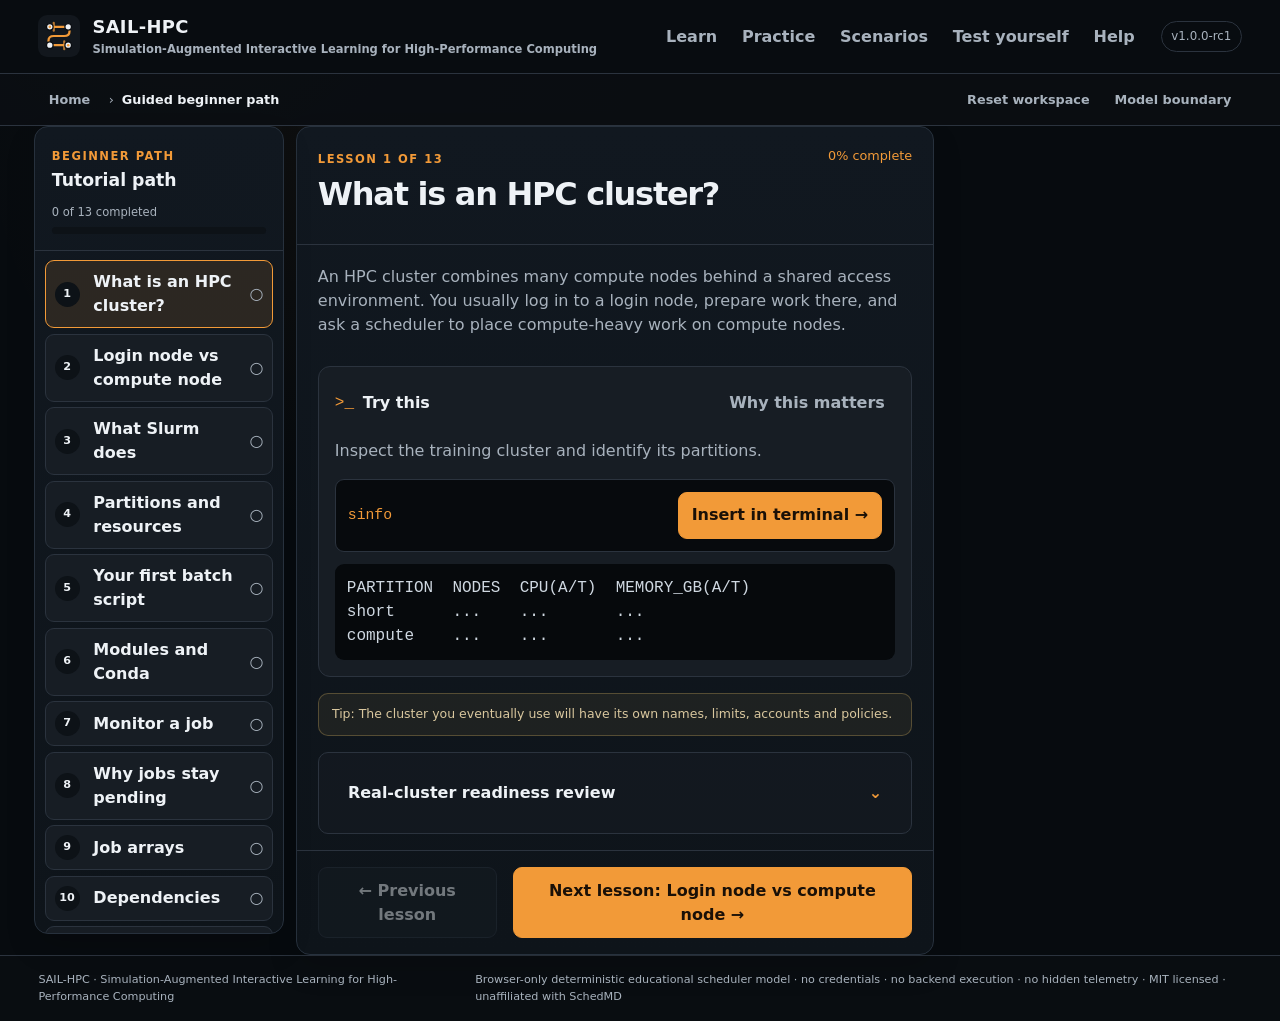
<file: sail-hpc/live/index.html>
<!doctype html>
<html lang="en">
<head>
  <meta charset="utf-8">
  <meta name="viewport" content="width=device-width, initial-scale=1">
  <meta name="theme-color" content="#0b0e12">
  <title>SAIL-HPC Depth8</title>
  <style>html,body{margin:0;min-height:100%;background:#070b0f;color:#eef2f6;font-family:Arial,Helvetica,sans-serif}main{min-height:100vh;display:grid;place-items:center}.load{max-width:560px;padding:36px;text-align:center}.load strong{font-size:28px}.load p{color:#a8b2bd}</style>
</head>
<body>
<main><div class="load"><strong>SAIL-HPC</strong><p>Loading the integrated learning workspace…</p></div></main>
<script>
(async () => {
  try {
    const token = 'depth8-20260828';
    const response = await fetch('../index.html?source=' + token + '-' + Date.now(), { cache: 'no-store' });
    if (!response.ok) throw new Error('Unable to load SAIL-HPC source');
    let html = await response.text();
    html = html.replace('<head>', '<head><base href="/sail-hpc/"><link rel="stylesheet" href="assets/css/workspace-depth8.css?v=' + token + '">');
    html = html.replace(/\s*<script type="module" src="src\/ui\/learning-depth\.js[^>]*><\/script>/, '');
    html = html.replace('src/ui/certificate-final.js?v=depth6-20260828', 'src/ui/certificate-final.js?v=depth7-20260828');
    html = html.replace('</body>', '<script type="module" src="src/ui/workspace-depth8.js?v=' + token + '"><\/script><script>setTimeout(()=>{if(!location.hash||location.hash==="#/")location.hash="#/learn"},350)<\/script></body>');
    document.open();
    document.write(html);
    document.close();
  } catch (error) {
    document.body.innerHTML = '<main><div class="load"><strong>SAIL-HPC could not load.</strong><p>The live build failed to initialize. Please report this screen.</p></div></main>';
  }
})();
</script>
</body>
</html>
</file>
<file: sail-hpc/assets/css/workspace-depth8.css>
/* SAIL-HPC depth8 integrated learning workspace */
:root{--d8-bg:#070b0f;--d8-panel:#10161d;--d8-panel2:#121a22;--d8-line:#27313d;--d8-text:#eef2f6;--d8-muted:#9ba9b8;--d8-orange:#f29a38;--d8-green:#70d28f;--d8-purple:#b08cff;--d8-blue:#68a9ff}
[data-view="learn"]{background:radial-gradient(circle at 30% 0%,rgba(242,154,56,.04),transparent 34%),var(--d8-bg);min-height:calc(100vh - 70px)}
.depth8-pathways{max-width:1510px;margin:18px auto 12px;padding:0 18px;display:grid;grid-template-columns:repeat(4,minmax(0,1fr));gap:12px}
.depth8-path-card{display:flex;gap:12px;align-items:flex-start;background:var(--d8-panel);border:1px solid var(--d8-line);border-radius:12px;padding:14px 16px;min-height:104px;box-shadow:0 12px 28px rgba(0,0,0,.16)}
.depth8-path-card .d8-icon{display:grid;place-items:center;flex:0 0 42px;height:42px;border-radius:12px;border:1px solid var(--d8-line);font-weight:800;font-size:18px}
.depth8-path-card:nth-child(1) .d8-icon{color:var(--d8-green);background:rgba(112,210,143,.09)}.depth8-path-card:nth-child(2) .d8-icon{color:var(--d8-blue);background:rgba(104,169,255,.09)}.depth8-path-card:nth-child(3) .d8-icon{color:var(--d8-purple);background:rgba(176,140,255,.09)}.depth8-path-card:nth-child(4) .d8-icon{color:var(--d8-orange);background:rgba(242,154,56,.1)}
.depth8-path-card strong{display:block;color:var(--d8-text);font-size:15px;margin-bottom:4px}.depth8-path-card p{margin:0 0 9px;color:var(--d8-muted);font-size:12px;line-height:1.45}.depth8-path-card button{border:0;background:transparent;color:var(--d8-orange);padding:0;font-weight:700;font-size:12px;cursor:pointer}
[data-view="learn"] .workspace-shell.tutorial-layout{max-width:1510px;margin:0 auto;padding:0 18px;display:grid;grid-template-columns:250px minmax(0,1fr) 300px;gap:12px;align-items:start}
[data-view="learn"] .tutorial-sidebar,[data-view="learn"] .tutorial-content,.depth8-right-rail>section,.depth8-building-panel{background:linear-gradient(180deg,#111820,#0e141a);border:1px solid var(--d8-line);box-shadow:0 14px 30px rgba(0,0,0,.14)}
[data-view="learn"] .tutorial-sidebar{position:sticky;top:72px;max-height:calc(100vh - 92px);overflow:auto}.depth8-right-rail{position:sticky;top:72px;display:grid;gap:10px;max-height:calc(100vh - 92px);overflow:auto;padding-right:2px}
.depth8-right-rail>section{border-radius:10px;padding:13px 14px}.depth8-right-rail h3{margin:0 0 9px;color:var(--d8-text);font-size:13px}.depth8-right-rail ul{list-style:none;padding:0;margin:0;display:grid;gap:7px}.depth8-right-rail li{font-size:11.5px;color:var(--d8-muted);line-height:1.45}.depth8-right-rail .check:before{content:'✓';color:var(--d8-green);margin-right:7px}.depth8-cheat code{display:grid;grid-template-columns:1fr 1fr;gap:5px 8px;color:#d7e2ed;font-size:10.5px;white-space:normal}.depth8-concepts dl{margin:0;display:grid;grid-template-columns:auto 1fr;gap:6px 10px;font-size:11px}.depth8-concepts dt{color:var(--d8-orange);font-weight:800}.depth8-concepts dd{margin:0;color:var(--d8-muted)}.depth8-protip{border-color:#62441f!important;background:linear-gradient(180deg,rgba(242,154,56,.08),#111820)!important}.depth8-exam-card{border-color:#4a386c!important;background:linear-gradient(180deg,rgba(176,140,255,.08),#111820)!important}.depth8-exam-card h3{color:#cbb5ff}.depth8-exam-card .exam-lines{display:grid;gap:6px;margin:7px 0 10px}.depth8-exam-card .exam-lines div{display:flex;justify-content:space-between;color:var(--d8-muted);font-size:11px}.depth8-exam-card .exam-lines span:last-child{color:#b9a1ff}.depth8-exam-card strong{display:block;text-align:center;color:var(--d8-text);margin:8px 0;font-size:12px}.depth8-exam-card button{width:100%;border:1px solid #61499a;background:#2a2046;color:#f1eaff;border-radius:7px;padding:9px;font-weight:800;cursor:pointer}
.depth8-resource-panel{margin-top:12px;border-top:1px solid var(--d8-line);padding-top:13px}.depth8-tabs{display:flex;gap:20px;border-bottom:1px solid var(--d8-line);margin-bottom:12px;overflow:auto}.depth8-tabs span{padding:7px 0;font-size:11px;color:var(--d8-muted);white-space:nowrap}.depth8-tabs span.active{color:var(--d8-orange);border-bottom:2px solid var(--d8-orange)}.depth8-panel-heading{display:flex;justify-content:space-between;gap:12px;align-items:flex-end;margin-bottom:10px}.depth8-panel-heading h3{margin:0;color:var(--d8-text);font-size:15px}.depth8-panel-heading small{color:var(--d8-muted)}
.depth8-resource-grid{display:grid;grid-template-columns:repeat(3,minmax(0,1fr));gap:8px}.depth8-resource{background:#121a22;border:1px solid var(--d8-line);border-radius:8px;padding:10px}.depth8-resource strong{display:block;color:var(--d8-text);font-size:12px;margin-bottom:4px}.depth8-resource p{min-height:30px;margin:0 0 8px;color:var(--d8-muted);font-size:10.5px;line-height:1.4}.depth8-cmdrow{display:grid;grid-template-columns:1fr auto;gap:6px;align-items:center}.depth8-cmdrow code{display:block;overflow:auto;background:#070b0f;border:1px solid #17202a;border-radius:5px;padding:7px;color:#f0c47f;font-size:10px;white-space:nowrap}.depth8-cmdrow button{border:1px solid #244932;background:#102b1b;color:#7ddd9b;border-radius:5px;padding:6px 8px;font-size:10px;font-weight:800;cursor:pointer}.depth8-resource.reference .depth8-cmdrow button{border-color:#38485b;background:#14202b;color:#9ab6d4}
.depth8-inline-terminal{display:grid;grid-template-columns:minmax(0,1.7fr) minmax(240px,.8fr);gap:10px;margin-top:10px}.depth8-terminal{background:#05080b;border:1px solid #2e3945;border-radius:8px;overflow:hidden}.depth8-terminal-head{display:flex;justify-content:space-between;padding:9px 11px;border-bottom:1px solid #222d38;font-size:11px;color:#d7e1eb}.depth8-terminal-head button{background:transparent;border:1px solid #33404d;color:#aab7c4;border-radius:5px;font-size:10px;padding:4px 8px}.depth8-terminal pre{margin:0;padding:12px;min-height:120px;color:#dbe6f0;font-size:10.5px;line-height:1.5;white-space:pre-wrap}.depth8-terminal .prompt{color:#77de91}.depth8-notice{background:#101820;border:1px solid var(--d8-line);border-radius:8px;padding:11px}.depth8-notice h4{margin:0 0 8px;color:var(--d8-text);font-size:12px}.depth8-notice ul{margin:0;padding-left:17px;display:grid;gap:6px;color:var(--d8-muted);font-size:10.5px}
.depth8-sidebar-labs{border-top:1px solid var(--d8-line);margin-top:10px;padding:11px 10px}.depth8-sidebar-labs>span{display:block;color:var(--d8-orange);font-size:10px;font-weight:900;text-transform:uppercase;letter-spacing:.06em;margin-bottom:8px}.depth8-side-lab{display:flex;align-items:center;gap:8px;width:100%;padding:8px;border:0;background:transparent;color:var(--d8-text);text-align:left;cursor:pointer;border-radius:6px}.depth8-side-lab:hover{background:#151e27}.depth8-side-lab b{font-size:11px}.depth8-side-lab small{display:block;color:var(--d8-muted);font-size:9.5px;margin-top:2px}.depth8-side-lab .badge{margin-left:auto;color:var(--d8-orange);border:1px solid #64431d;border-radius:10px;padding:2px 6px;font-size:9px}
.depth8-building-panel{max-width:1510px;margin:12px auto 24px;border-radius:11px;padding:14px 16px}.depth8-building-panel h2{margin:0 0 10px;font-size:15px;color:var(--d8-text)}.depth8-lab-grid{display:grid;grid-template-columns:repeat(6,minmax(0,1fr));gap:8px}.depth8-lab-card{border:1px solid var(--d8-line);background:#101821;border-radius:8px;padding:10px;cursor:pointer;min-height:78px}.depth8-lab-card:hover{border-color:#6a4a24}.depth8-lab-card.capstone{border-color:#775326;background:linear-gradient(180deg,rgba(242,154,56,.12),#111820)}.depth8-lab-card span{display:inline-grid;place-items:center;width:25px;height:25px;border-radius:8px;background:#132434;color:#8ed1ff;font-weight:800;font-size:11px;margin-bottom:7px}.depth8-lab-card.capstone span{background:#4b3217;color:#ffc16f}.depth8-lab-card strong{display:block;color:var(--d8-text);font-size:11px}.depth8-lab-card small{display:block;color:var(--d8-muted);font-size:9.5px;margin-top:3px}.depth8-building-footer{display:flex;justify-content:space-between;align-items:center;gap:12px;margin-top:10px}.depth8-building-footer p{margin:0;color:var(--d8-muted);font-size:10.5px}.depth8-building-footer button{border:1px solid #745023;background:#2a1c0d;color:#ffb55a;border-radius:6px;padding:8px 11px;font-weight:800;cursor:pointer}
.depth8-dialog{width:min(1180px,94vw);height:min(760px,90vh);padding:0;border:1px solid #3b4652;border-radius:12px;background:#0b1117;color:var(--d8-text);box-shadow:0 28px 80px #000}.depth8-dialog::backdrop{background:rgba(0,0,0,.72)}.depth8-dialog-head{display:flex;justify-content:space-between;gap:12px;padding:16px 18px;border-bottom:1px solid var(--d8-line)}.depth8-dialog-head h2{margin:3px 0 0}.depth8-dialog-head button{align-self:flex-start;background:#151d25;border:1px solid #33404d;color:var(--d8-text);border-radius:6px;padding:7px 10px}.depth8-dialog-body{display:grid;grid-template-columns:230px 1fr;height:calc(100% - 82px)}.depth8-lab-nav{border-right:1px solid var(--d8-line);padding:12px;overflow:auto}.depth8-lab-nav button{display:block;width:100%;text-align:left;border:1px solid transparent;background:transparent;color:var(--d8-muted);padding:9px;border-radius:6px;margin-bottom:5px}.depth8-lab-nav button.active{border-color:#6c4a22;background:#1d1710;color:var(--d8-text)}.depth8-lab-main{padding:16px;overflow:auto}.depth8-lab-main h3{margin:0 0 6px}.depth8-lab-main p{color:var(--d8-muted)}.depth8-lab-main textarea{width:100%;min-height:360px;background:#05080b;color:#dfe8f0;border:1px solid #34404c;border-radius:8px;padding:12px;font:12px/1.5 ui-monospace,SFMono-Regular,Consolas,monospace;resize:vertical}.depth8-lab-actions{display:flex;gap:8px;margin-top:10px}.depth8-lab-actions button{border:1px solid #3a4652;background:#121a22;color:var(--d8-text);border-radius:6px;padding:8px 10px}.depth8-lab-actions button.primary{border-color:#8b5b20;background:var(--d8-orange);color:#0b0e12;font-weight:900}.depth8-lab-result{margin-top:10px;border:1px solid var(--d8-line);border-radius:7px;padding:10px;color:var(--d8-muted);font-size:11px}.depth8-lab-result.ok{border-color:#2e6c46;color:#8be5a5}
.depth8-exam{margin:14px 0;border:1px solid #4d3b6e;border-radius:10px;background:#111720;padding:14px}.depth8-exam h2{margin:0 0 5px}.depth8-exam p{color:var(--d8-muted)}.depth8-exam-section{border:1px solid var(--d8-line);border-radius:7px;margin:8px 0}.depth8-exam-section summary{cursor:pointer;padding:10px 12px;font-weight:800}.depth8-exam-body{padding:0 12px 12px}.depth8-q{border-top:1px solid #222d38;padding:10px 0}.depth8-q:first-child{border-top:0}.depth8-q legend{color:var(--d8-text);font-size:11px;font-weight:700;margin-bottom:6px}.depth8-q label{display:block;color:var(--d8-muted);font-size:10.5px;margin:4px 0}.depth8-q input{margin-right:6px}.depth8-exam textarea{width:100%;min-height:260px;background:#05080b;color:#e6edf4;border:1px solid #35404b;border-radius:7px;padding:10px;font:11px/1.5 ui-monospace,Consolas,monospace}.depth8-exam-score{display:flex;justify-content:space-between;align-items:center;gap:12px;margin-top:12px;padding:12px;border-top:1px solid var(--d8-line)}.depth8-exam-score strong{font-size:24px}.depth8-exam-score button{border:0;border-radius:7px;background:#6d4cab;color:white;font-weight:900;padding:10px 14px}.depth8-exam-feedback{color:var(--d8-muted);font-size:11px}.depth8-exam-feedback.ok{color:#86dfa0}
@media(max-width:1250px){[data-view="learn"] .workspace-shell.tutorial-layout{grid-template-columns:230px 1fr}.depth8-right-rail{position:static;grid-column:1/-1;grid-template-columns:repeat(3,1fr);max-height:none;overflow:visible}.depth8-resource-grid{grid-template-columns:repeat(2,1fr)}.depth8-lab-grid{grid-template-columns:repeat(3,1fr)}}
@media(max-width:850px){.depth8-pathways{grid-template-columns:1fr 1fr}[data-view="learn"] .workspace-shell.tutorial-layout{grid-template-columns:1fr}[data-view="learn"] .tutorial-sidebar{position:static;max-height:none}.depth8-right-rail{grid-template-columns:1fr}.depth8-resource-grid{grid-template-columns:1fr}.depth8-inline-terminal{grid-template-columns:1fr}.depth8-lab-grid{grid-template-columns:1fr 1fr}.depth8-dialog-body{grid-template-columns:1fr}.depth8-lab-nav{border-right:0;border-bottom:1px solid var(--d8-line);display:flex;overflow:auto}.depth8-lab-nav button{min-width:150px}.depth8-dialog{height:92vh}}
@media(max-width:560px){.depth8-pathways{grid-template-columns:1fr}.depth8-lab-grid{grid-template-columns:1fr}}
</file>
<file: sail-hpc/assets/css/sail.css>
:root {
  color-scheme: dark;
  --bg:#0b0e12;
  --panel:#12171d;
  --panel-2:#171d24;
  --panel-3:#0d1217;
  --terminal:#070a0d;
  --line:#2b333e;
  --line-strong:#3b4653;
  --text:#eef2f6;
  --muted:#a8b2bd;
  --accent:#f29a38;
  --accent-hover:#ffaa4d;
  --accent-soft:rgba(242,154,56,.12);
  --good:#7ed6a5;
  --warning:#e7be6a;
  --bad:#ff8b8b;
  --focus:#ffd59f;
  --radius:14px;
  --shadow:0 18px 50px rgba(0,0,0,.22);
  font-family:Inter,ui-sans-serif,system-ui,-apple-system,BlinkMacSystemFont,"Segoe UI",sans-serif;
}
*{box-sizing:border-box}
html{min-height:100%;background:var(--bg);scroll-behavior:smooth}
body{min-height:100vh;margin:0;background:radial-gradient(circle at 14% -8%,rgba(242,154,56,.055),transparent 32%),linear-gradient(180deg,#0a0e12 0%,#0b0e12 100%);color:var(--text);line-height:1.5}
button,input,select,textarea{font:inherit}
button{cursor:pointer}
a{color:inherit}
pre,code,.terminal-output,.terminal-input{font-family:"SFMono-Regular",Consolas,"Liberation Mono",monospace}
[hidden]{display:none!important}
.sr-only{position:absolute!important;width:1px!important;height:1px!important;padding:0!important;margin:-1px!important;overflow:hidden!important;clip:rect(0,0,0,0)!important;white-space:nowrap!important;border:0!important}
.skip-link{position:absolute;left:-9999px;top:0;z-index:100;padding:.75rem 1rem;background:var(--text);color:var(--bg);border-radius:8px}
.skip-link:focus{left:1rem;top:1rem}
:focus-visible{outline:2px solid var(--focus);outline-offset:2px}

.topbar{position:sticky;top:0;z-index:40;height:74px;display:grid;grid-template-columns:minmax(0,1fr) auto auto;gap:1rem;align-items:center;padding:.75rem clamp(1rem,3vw,2.4rem);background:rgba(9,13,17,.96);backdrop-filter:blur(16px);border-bottom:1px solid var(--line)}
.brand-button{display:flex;align-items:center;gap:.75rem;width:max-content;max-width:100%;padding:0;border:0;background:transparent;color:var(--text);text-align:left}
.brand-button img{flex:0 0 auto;width:42px;height:42px}
.brand-copy{display:grid;min-width:0}
.brand-copy strong{font-size:1.12rem;letter-spacing:.02em}
.brand-copy small{display:block;max-width:540px;color:var(--muted);font-size:.72rem;white-space:nowrap;overflow:hidden;text-overflow:ellipsis}
.topnav{display:flex;gap:.25rem;align-items:center}
.nav-button,.crumb-home,.subtle,.text-button{border:0;background:transparent;color:var(--muted);padding:.5rem .65rem;border-radius:8px}
.nav-button:hover,.crumb-home:hover,.subtle:hover,.text-button:hover{color:var(--text);background:var(--panel)}
.version-pill{border:1px solid var(--line);border-radius:999px;padding:.34rem .58rem;color:var(--muted);font-size:.74rem}
.workspace-bar{position:sticky;top:74px;z-index:35;display:flex;align-items:center;gap:.5rem;min-height:48px;padding:.5rem clamp(1rem,3vw,2.4rem);background:rgba(11,14,18,.95);border-bottom:1px solid var(--line);color:var(--muted);font-size:.8rem}
.workspace-bar strong{color:var(--text)}
.workspace-actions{margin-left:auto;display:flex;gap:.25rem}

.view{min-height:calc(100vh - 74px)}
.home-shell,.workspace-shell{width:min(1380px,calc(100% - 2rem));margin:0 auto}
.view-home{padding:2.2rem 0 3.5rem}
.hero-grid{display:grid;grid-template-columns:minmax(0,1.45fr) minmax(320px,.65fr);gap:1rem;align-items:stretch}
.hero-copy{padding:1.25rem .2rem}
.eyebrow{display:inline-block;color:var(--accent);font-size:.72rem;font-weight:800;text-transform:uppercase;letter-spacing:.13em}
.hero-copy h1,.page-head h1,.panel-head h1,.lesson-header h1{margin:.45rem 0 .85rem;line-height:1.04;letter-spacing:-.04em}
.hero-copy h1{font-size:clamp(2.45rem,5vw,4.55rem);max-width:920px}
.hero-copy h1 span{color:var(--accent)}
.hero-copy p{max-width:820px;margin:0;color:var(--muted);font-size:1.02rem}
.model-card{display:flex;gap:1rem;align-items:flex-start;padding:1.25rem;background:linear-gradient(180deg,var(--panel),#10151b);border:1px solid var(--line-strong);border-radius:var(--radius);box-shadow:var(--shadow)}
.model-icon,.intent-icon{display:grid;place-items:center;flex:0 0 auto;color:var(--accent);border:1px solid rgba(242,154,56,.55);background:var(--accent-soft)}
.model-icon{width:48px;height:48px;border-radius:50%;font-size:1.6rem}
.model-card strong{display:block;margin:.1rem 0 .4rem;font-size:1rem}
.model-card p{margin:0;color:var(--muted);font-size:.88rem}

.intent-grid{display:grid;grid-template-columns:repeat(2,minmax(0,1fr));gap:.8rem;margin-top:1rem}
.intent-card{display:flex;gap:1rem;min-height:180px;padding:1.25rem;background:linear-gradient(180deg,var(--panel),#10151a);border:1px solid var(--line);border-radius:var(--radius);transition:border-color .15s ease,transform .15s ease}
.intent-card:hover{border-color:var(--line-strong);transform:translateY(-1px)}
.intent-icon{width:66px;height:66px;border-radius:50%;font-size:1.45rem;color:var(--text);border-color:var(--line-strong);background:var(--panel-2)}
.intent-icon.terminal-glyph,.terminal-glyph{font-family:Consolas,monospace;color:var(--accent)}
.intent-body{display:flex;flex:1;flex-direction:column;align-items:flex-start;min-width:0}
.intent-body h2{margin:.05rem 0 .3rem;font-size:1.18rem}
.intent-body p{margin:0 0 1rem;color:var(--muted);font-size:.86rem;max-width:600px}
.intent-body button{margin-top:auto}

button{border:1px solid var(--line);background:var(--panel-2);color:var(--text);border-radius:9px;padding:.64rem .82rem;font-weight:760}
button:hover{border-color:var(--line-strong)}
button.primary{background:var(--accent);border-color:var(--accent);color:#1a1007}
button.primary:hover{background:var(--accent-hover);border-color:var(--accent-hover)}
button:disabled{cursor:not-allowed;opacity:.45}
.text-button{color:var(--accent);font-weight:760}
.secondary-wide{width:calc(100% - 1.2rem);margin:.6rem;padding:.7rem}
.mode-chip{display:inline-flex;align-items:center;gap:.35rem;color:var(--good);background:rgba(126,214,165,.08);border:1px solid rgba(126,214,165,.22);border-radius:999px;padding:.28rem .48rem;font-size:.72rem;font-weight:700}

.home-section,.workflow-panel{margin-top:1rem;padding:1rem;background:rgba(18,23,29,.7);border:1px solid var(--line);border-radius:var(--radius)}
.home-section-head{display:flex;justify-content:space-between;gap:1rem;align-items:flex-end;margin-bottom:.8rem}
.home-section-head h2{margin:.15rem 0 0;font-size:1.05rem}
.scenario-mini-grid{display:grid;grid-template-columns:repeat(6,minmax(0,1fr));gap:.55rem}
.scenario-mini{display:grid;gap:.15rem;min-height:88px;padding:.72rem;background:var(--panel);border:1px solid var(--line);border-radius:10px;text-align:left}
.scenario-mini strong{font-size:.84rem}.scenario-mini span{color:var(--muted);font-size:.72rem}.scenario-mini:hover{border-color:rgba(242,154,56,.45)}
.workflow-title{margin-bottom:.7rem;font-size:.86rem;font-weight:800}
.workflow-steps{display:grid;grid-template-columns:repeat(8,minmax(0,1fr));gap:.45rem;margin:0;padding:0;list-style:none}
.workflow-steps li{position:relative;display:grid;justify-items:center;gap:.22rem;min-height:112px;padding:.65rem .45rem;background:var(--panel);border:1px solid var(--line);border-radius:10px;text-align:center}
.workflow-steps li:not(:last-child)::after{content:"";position:absolute;top:28px;right:-.46rem;width:.46rem;border-top:2px dotted rgba(242,154,56,.75)}
.workflow-steps li>span{display:grid;place-items:center;width:24px;height:24px;border-radius:50%;background:var(--accent);color:#17100a;font-size:.7rem;font-weight:850}
.workflow-steps strong{font-size:.8rem}.workflow-steps small{color:var(--muted);font-size:.66rem;line-height:1.25}

.workspace-shell{padding:1.5rem 0 4rem}
.two-col,.practice-layout,.assessment-layout,.certificate-layout{display:grid;grid-template-columns:minmax(0,1.18fr) minmax(340px,.82fr);gap:1rem;align-items:start}
.single-col{display:grid;gap:1rem}
.pipeline-layout{grid-template-columns:minmax(0,1.3fr) minmax(330px,.7fr)}
.tutorial-layout{display:grid;grid-template-columns:330px minmax(0,1fr);gap:1rem;align-items:start}
.observe-layout{display:grid;grid-template-columns:minmax(0,1.45fr) minmax(340px,.55fr);gap:1rem;align-items:start}
.page-head{margin-bottom:1rem}.page-head h1{font-size:clamp(2rem,4vw,3.15rem)}.page-head p{max-width:820px;margin:0;color:var(--muted)}
.inline-head{display:flex;justify-content:space-between;gap:1rem;align-items:flex-start}
.panel{background:linear-gradient(180deg,var(--panel),#10151a);border:1px solid var(--line);border-radius:var(--radius);overflow:hidden;box-shadow:0 12px 35px rgba(0,0,0,.13)}
.panel-head{display:flex;justify-content:space-between;gap:1rem;align-items:center;padding:1rem 1.05rem;border-bottom:1px solid var(--line)}
.panel-head.stacked{display:block}.panel-head h1,.panel-head h2{margin:.08rem 0;font-size:1.08rem}.panel-head p{margin:.32rem 0 0;color:var(--muted);font-size:.8rem}
.panel-body{padding:1rem 1.05rem}.compact-panel+.compact-panel{margin-top:.8rem}
.field-grid{display:grid;grid-template-columns:repeat(2,minmax(0,1fr));gap:.75rem}
label{display:grid;gap:.32rem;color:var(--muted);font-size:.79rem;font-weight:650}
input,select,textarea{width:100%;padding:.7rem .74rem;background:var(--panel-3);color:var(--text);border:1px solid var(--line);border-radius:9px;outline:none}
textarea{min-height:120px;resize:vertical}
input:focus,select:focus,textarea:focus{border-color:var(--focus);box-shadow:0 0 0 3px rgba(255,213,159,.12)}
.full{grid-column:1/-1}.field-note{color:var(--muted);font-weight:400;font-size:.7rem}
.input-with-action{display:grid;grid-template-columns:minmax(0,1fr) auto;gap:.55rem}.file-button{align-self:stretch;display:grid;place-items:center;padding:.62rem .8rem;border:1px solid var(--line);border-radius:9px;background:var(--panel-2);color:var(--text);cursor:pointer}
.disclosure{margin-top:.8rem;border:1px solid var(--line);border-radius:10px;background:rgba(23,29,36,.55)}
.disclosure summary{display:flex;justify-content:space-between;gap:.8rem;align-items:center;padding:.75rem .82rem;color:var(--text);font-weight:760;cursor:pointer;list-style:none}.disclosure summary::-webkit-details-marker{display:none}.disclosure summary::after{content:"⌄";color:var(--accent)}.disclosure[open] summary::after{content:"⌃"}.disclosure summary span{margin-left:auto;color:var(--muted);font-size:.72rem;font-weight:500}.disclosure-body{padding:.75rem .82rem;border-top:1px solid var(--line)}
.command-preview{display:grid;gap:.4rem;margin-top:.85rem;padding:.75rem;border:1px solid var(--line);border-radius:10px;background:var(--terminal)}.command-preview span{color:var(--muted);font-size:.7rem;text-transform:uppercase;letter-spacing:.08em}.command-preview code{color:var(--good);overflow-wrap:anywhere}
.actions{display:flex;flex-wrap:wrap;gap:.5rem;margin-top:.8rem}
.checklist{display:grid;gap:.52rem}.checklist span{color:var(--muted);font-size:.8rem}.checklist span[data-done="true"]{color:var(--good)}
.compact-list{margin:0;padding-left:1.1rem;color:var(--muted);font-size:.8rem}.compact-list li+li{margin-top:.4rem}
.mini-code{margin:0 0 .55rem;padding:.75rem;background:var(--terminal);border:1px solid var(--line);border-radius:9px;white-space:pre-wrap;overflow:auto;color:#dce5ed;font-size:.72rem}.muted-code{color:var(--good)}

.progress-row{display:grid;gap:.35rem;margin-top:.6rem;color:var(--muted);font-size:.72rem}.progress{height:7px;border-radius:999px;background:var(--panel-3);overflow:hidden}.progress span{display:block;width:0;height:100%;background:var(--accent);transition:width .2s ease}
.tutorial-sidebar{position:sticky;top:132px;max-height:calc(100vh - 150px);overflow:auto}.lesson-list{display:grid;gap:.35rem;padding:.6rem}.lesson-button{display:grid;grid-template-columns:30px minmax(0,1fr) auto;gap:.55rem;align-items:center;width:100%;text-align:left;padding:.56rem;background:var(--panel-2);border:1px solid var(--line)}.lesson-button.active{border-color:var(--accent);background:var(--accent-soft)}.lesson-button .num{display:grid;place-items:center;width:25px;height:25px;border-radius:50%;background:var(--panel-3);font-size:.7rem}.lesson-button .status{color:var(--muted)}.lesson-button.completed .status{color:var(--good)}
.tutorial-content{min-height:650px}.lesson-header{display:flex;justify-content:space-between;gap:1rem;align-items:flex-start;padding:1.2rem 1.3rem;border-bottom:1px solid var(--line)}.lesson-header h1{font-size:2rem}.lesson-percent{color:var(--accent);font-size:.8rem}.lesson-copy{padding:1.1rem 1.3rem;color:var(--muted);max-width:900px}.lesson-copy p{margin:.2rem 0 .7rem}.try-card{margin:0 1.3rem 1rem;padding:1rem;background:var(--panel-2);border:1px solid var(--line);border-radius:12px}.try-head{display:flex;justify-content:space-between;gap:1rem;align-items:center}.try-head>div{display:flex;gap:.55rem;align-items:center}.try-card>p{color:var(--muted)}.lesson-command-card{display:flex;justify-content:space-between;gap:1rem;align-items:center;padding:.75rem;background:var(--terminal);border:1px solid var(--line);border-radius:9px}.lesson-command-card code{color:var(--accent);font-size:.92rem}.terminal-example{margin:.75rem 0 0;padding:.75rem;background:#06090c;border-radius:9px;color:#cfd8e1;white-space:pre-wrap;overflow:auto;max-height:260px}.tip-strip{margin:0 1.3rem 1rem;padding:.72rem .82rem;background:rgba(231,190,106,.07);border:1px solid rgba(231,190,106,.28);border-radius:10px;color:#d9c79e;font-size:.78rem}.lesson-nav{display:flex;justify-content:space-between;gap:1rem;padding:1rem 1.3rem;border-top:1px solid var(--line)}

.terminal-shell{background:var(--terminal);border:1px solid var(--line);border-radius:12px;overflow:hidden;min-height:560px;display:flex;flex-direction:column}.terminal-output{flex:1;min-height:460px;max-height:65vh;overflow:auto;padding:1rem;white-space:pre-wrap;color:#d8e1ea;font-size:.8rem}.terminal-line{margin:0 0 .55rem}.terminal-line.command{color:var(--good)}.terminal-line.error{color:var(--bad)}.terminal-form{display:grid;grid-template-columns:auto minmax(0,1fr) auto;gap:.55rem;align-items:center;padding:.75rem;border-top:1px solid var(--line);background:#090d11}.terminal-form>span{color:var(--good);font-family:Consolas,monospace;font-size:.78rem}.terminal-input{border:0;background:transparent;padding:.45rem;color:var(--text);box-shadow:none!important}.boundary-note{margin:.7rem 0 0;color:var(--muted);font-size:.75rem}.command-catalog-panel{position:sticky;top:132px;max-height:calc(100vh - 150px);overflow:auto}.command-groups{display:grid;gap:.8rem}.command-group{display:grid;gap:.45rem}.command-group h3{margin:0;color:var(--text);font-size:.83rem}.command-card{display:grid;grid-template-columns:minmax(0,1fr) auto;gap:.55rem;align-items:center;padding:.65rem;background:var(--panel-2);border:1px solid var(--line);border-radius:9px}.command-card code{color:var(--text);font-size:.8rem}.command-card p{grid-column:1/-1;margin:0;color:var(--muted);font-size:.7rem}.command-card button{padding:.42rem .55rem;font-size:.72rem;color:var(--accent)}

.scenario-filters{display:flex;flex-wrap:wrap;gap:.4rem}.filter-chip{padding:.42rem .58rem;border-radius:999px;font-size:.72rem}.filter-chip.active{background:var(--accent);border-color:var(--accent);color:#17100a}.scenario-grid{display:grid;grid-template-columns:repeat(3,minmax(0,1fr));gap:.8rem}.scenario-card{display:flex;flex-direction:column;gap:.5rem;min-height:220px;padding:1rem;background:var(--panel);border:1px solid var(--line);border-radius:12px}.scenario-card .meta{display:flex;flex-wrap:wrap;gap:.35rem}.scenario-card .tag{padding:.22rem .38rem;border-radius:999px;background:var(--panel-2);color:var(--muted);font-size:.64rem}.scenario-card h2{margin:.15rem 0;font-size:1.05rem}.scenario-card p{margin:0;color:var(--muted);font-size:.78rem}.scenario-card button{margin-top:auto}

.basic-builder-grid{margin-top:.8rem}.scenario-context{display:grid;gap:.15rem;margin-top:.7rem;padding:.65rem;background:var(--panel-2);border:1px solid var(--line);border-radius:9px}.scenario-context strong{font-size:.78rem}.scenario-context span{color:var(--muted);font-size:.7rem}.training-controls{border-color:rgba(231,190,106,.25)}.preview-panel{position:sticky;top:132px}.preview-body{display:flex;flex-direction:column;min-height:620px}.script-preview{flex:1;min-height:390px;margin:0;padding:1rem;background:var(--terminal);border:1px solid var(--line);border-radius:10px;color:#dce5ed;white-space:pre-wrap;overflow:auto;font-size:.76rem}.validation{margin-top:.7rem;color:var(--muted);font-size:.78rem}.validation[data-status="ok"]{color:var(--good)}.validation[data-status="error"]{color:var(--bad)}.resource-summary{display:grid;grid-template-columns:repeat(4,minmax(0,1fr));gap:.4rem;margin-top:.6rem}.resource-summary span{display:grid;gap:.08rem;padding:.55rem;background:var(--panel-2);border:1px solid var(--line);border-radius:8px;color:var(--muted);font-size:.68rem}.resource-summary strong{color:var(--text);font-size:.78rem}.import-existing{margin-top:auto}

.metrics-strip{display:grid;grid-template-columns:repeat(6,minmax(0,1fr));gap:.5rem;margin-bottom:.8rem}.metrics-strip>div{display:grid;gap:.1rem;padding:.7rem;background:var(--panel);border:1px solid var(--line);border-radius:10px}.metrics-strip span{color:var(--muted);font-size:.66rem;text-transform:uppercase;letter-spacing:.05em}.metrics-strip strong{font-size:.92rem}.compact-actions{margin:0}.table-empty{padding:2rem;text-align:center;color:var(--muted);border:1px dashed var(--line);border-radius:10px}.table-wrap{overflow:auto;border:1px solid var(--line);border-radius:10px}table{width:100%;border-collapse:collapse;min-width:760px;font-size:.76rem}th,td{text-align:left;padding:.65rem;border-bottom:1px solid var(--line)}th{background:var(--panel-2);color:var(--muted);font-size:.67rem;text-transform:uppercase;letter-spacing:.05em}tr:last-child td{border-bottom:0}.selected-row{background:var(--accent-soft)}.job-link{padding:0;border:0;background:transparent;color:var(--accent)}.array-summary{display:flex;gap:.4rem;flex-wrap:wrap;margin-top:.65rem}.array-chip{font-size:.7rem}.resources-disclosure{margin-top:.7rem}.node-cards{display:grid;grid-template-columns:repeat(2,minmax(0,1fr));gap:.45rem}.node-card{display:grid;gap:.12rem;padding:.55rem;background:var(--panel-3);border:1px solid var(--line);border-radius:8px}.node-card span{color:var(--muted);font-size:.68rem}.diagnosis-panel{position:sticky;top:132px}.diagnosis-card,.accounting-card,.comparison-card{padding:.8rem;border:1px solid var(--line);border-radius:10px;background:var(--panel-2);color:var(--muted);font-size:.78rem}.accounting-card,.comparison-card{margin-top:.6rem}.diagnosis-card h3,.comparison-card h3{margin:.05rem 0 .45rem;color:var(--text);font-size:.95rem}.diagnosis-card .state-bad{color:var(--bad)}.diagnosis-card .state-good{color:var(--good)}.comparison-grid{display:grid;grid-template-columns:1fr auto 1fr;gap:.5rem;align-items:center}.comparison-side{padding:.65rem;background:var(--panel-3);border-radius:8px}.comparison-side dl{display:grid;grid-template-columns:1fr auto;gap:.25rem;margin:.4rem 0 0}.comparison-side dt{color:var(--muted)}.comparison-side dd{margin:0;color:var(--text)}

.assessment-tabs{display:flex;gap:.3rem;margin-bottom:.75rem}.assessment-tabs button.active{border-color:var(--accent);color:var(--accent)}.score-ring{display:grid;place-items:center;align-content:center;width:104px;height:104px;border-radius:50%;border:8px solid rgba(126,214,165,.35);box-shadow:inset 0 0 0 2px var(--good)}.score-ring strong{font-size:2rem;line-height:1}.score-ring span{color:var(--muted);font-size:.75rem}.assessment-list{display:grid;gap:.55rem}.assessment-task{display:grid;grid-template-columns:36px minmax(0,1fr) auto;gap:.65rem;align-items:center;padding:.8rem;background:var(--panel);border:1px solid var(--line);border-radius:10px}.assessment-task.completed{border-color:rgba(126,214,165,.4)}.assessment-task .task-status{display:grid;place-items:center;width:30px;height:30px;border-radius:50%;background:var(--panel-2);color:var(--muted)}.assessment-task.completed .task-status{color:var(--good)}.assessment-task h3{margin:0;font-size:.9rem}.assessment-task p{margin:.15rem 0 0;color:var(--muted);font-size:.72rem}.assessment-task .points{font-weight:800;color:var(--muted)}.assessment-review{padding:1rem;color:var(--muted)}.score-panel{position:sticky;top:132px}.score-breakdown-row{display:grid;grid-template-columns:minmax(0,1fr) auto auto;gap:.5rem;padding:.5rem 0;border-bottom:1px solid var(--line);font-size:.75rem}.score-breakdown-row:last-child{border-bottom:0}.score-breakdown-row span:nth-child(2){color:var(--muted)}.score-breakdown-row strong{color:var(--good)}.transfer-result-panel{margin-top:.8rem;text-align:center}.result-icon{font-size:2.4rem;color:var(--accent)}.transfer-result-panel h2{margin:.2rem 0}.transfer-result-panel p{color:var(--muted);font-size:.78rem}

.certificate-form{display:grid;gap:.75rem}.privacy-inline{color:var(--muted);font-size:.75rem}.certificate-preview-panel{position:sticky;top:132px}.certificate-preview{min-height:620px;padding:2.2rem;background:#f7f4ee;color:#1a1d22;border:6px double #d78c31;border-radius:8px;text-align:center;box-shadow:0 20px 55px rgba(0,0,0,.35);font-family:Georgia,"Times New Roman",serif}.certificate-mark{display:flex;justify-content:center;align-items:center;gap:.5rem}.certificate-mark strong{font-family:Inter,sans-serif;font-size:1.2rem}.certificate-kicker{margin-top:1.5rem;font-size:2rem;font-weight:700}.certificate-certifies{margin-top:1.4rem;color:#6c6d70;text-transform:uppercase;letter-spacing:.12em;font-size:.72rem}.certificate-name-preview{margin-top:.35rem;font-size:2.35rem}.certificate-affiliation-preview{color:#c27522}.certificate-line{width:60%;margin:1rem auto;border-top:1px solid #999}.certificate-preview p{margin:.3rem}.certificate-seal{display:grid;place-items:center;width:105px;height:105px;margin:1.2rem auto;border-radius:50%;background:radial-gradient(circle,#f3b75c,#c87918);border:5px double #fff3d5;color:white;font-family:Inter,sans-serif;font-size:1.3rem;font-weight:900}.certificate-meta{display:grid;grid-template-columns:repeat(3,1fr);gap:1rem;margin:1.4rem 0;padding-top:1rem;border-top:1px solid #c9c3b9;font-family:Inter,sans-serif;font-size:.72rem}.certificate-preview>small{font-family:Inter,sans-serif;color:#777}

.dialog-card{position:relative;max-width:620px;padding:1.2rem;background:var(--panel);color:var(--text);border:1px solid var(--line);border-radius:14px}.dialog-card p,.dialog-card li{color:var(--muted)}.dialog-close{position:absolute;right:.6rem;top:.6rem}
dialog{padding:0;border:0;background:transparent}dialog::backdrop{background:rgba(0,0,0,.72)}
.status-message{margin-top:.6rem;color:var(--muted);font-size:.76rem}
footer{display:flex;justify-content:space-between;gap:1rem;padding:1rem clamp(1rem,3vw,2.4rem);border-top:1px solid var(--line);color:var(--muted);font-size:.7rem;background:#090d11}

@media (max-width:1100px){
  .topbar{grid-template-columns:minmax(0,1fr) auto}.topnav{display:none}.version-pill{display:none}
  .hero-grid,.two-col,.practice-layout,.assessment-layout,.certificate-layout,.pipeline-layout,.observe-layout{grid-template-columns:1fr}
  .model-card,.preview-panel,.diagnosis-panel,.score-panel,.certificate-preview-panel,.command-catalog-panel{position:static}
  .scenario-mini-grid{grid-template-columns:repeat(3,minmax(0,1fr))}.workflow-steps{grid-template-columns:repeat(4,minmax(0,1fr))}.workflow-steps li::after{display:none}
  .tutorial-layout{grid-template-columns:1fr}.tutorial-sidebar{position:static;max-height:none}.lesson-list{grid-template-columns:repeat(2,minmax(0,1fr))}
  .scenario-grid{grid-template-columns:repeat(2,minmax(0,1fr))}.metrics-strip{grid-template-columns:repeat(3,minmax(0,1fr))}
}
@media (max-width:720px){
  .home-shell,.workspace-shell{width:min(100% - 1rem,1380px)}.view-home{padding-top:1rem}.workspace-shell{padding-top:1rem}.workspace-bar{top:74px;padding:.45rem .6rem}.workspace-actions{display:none}
  .brand-copy small{display:none}.hero-copy h1{font-size:2.35rem}.hero-grid{gap:.7rem}.intent-grid{grid-template-columns:1fr}.intent-card{min-height:0}.intent-icon{width:52px;height:52px}
  .home-section-head,.inline-head,.lesson-header{display:grid}.scenario-mini-grid,.scenario-grid,.metrics-strip,.resource-summary{grid-template-columns:repeat(2,minmax(0,1fr))}.workflow-steps{grid-template-columns:repeat(2,minmax(0,1fr))}
  .field-grid,.node-cards{grid-template-columns:1fr}.full{grid-column:auto}.input-with-action{grid-template-columns:1fr}.tutorial-layout{display:block}.lesson-list{grid-template-columns:1fr}.terminal-shell{min-height:500px}.terminal-output{min-height:380px}.terminal-form{grid-template-columns:1fr}.terminal-form>span{display:none}
  .comparison-grid{grid-template-columns:1fr}.comparison-grid>span{text-align:center}.certificate-preview{min-height:520px;padding:1.2rem}.certificate-kicker{font-size:1.45rem}.certificate-name-preview{font-size:1.8rem}.certificate-meta{grid-template-columns:1fr}.scenario-filters{margin-top:.5rem}
  footer{display:grid}.topbar{height:70px}.workspace-bar{top:70px}.tutorial-sidebar{margin-bottom:.8rem}
}
@media (prefers-reduced-motion:reduce){html{scroll-behavior:auto}.intent-card,.progress span{transition:none}}
</file>
